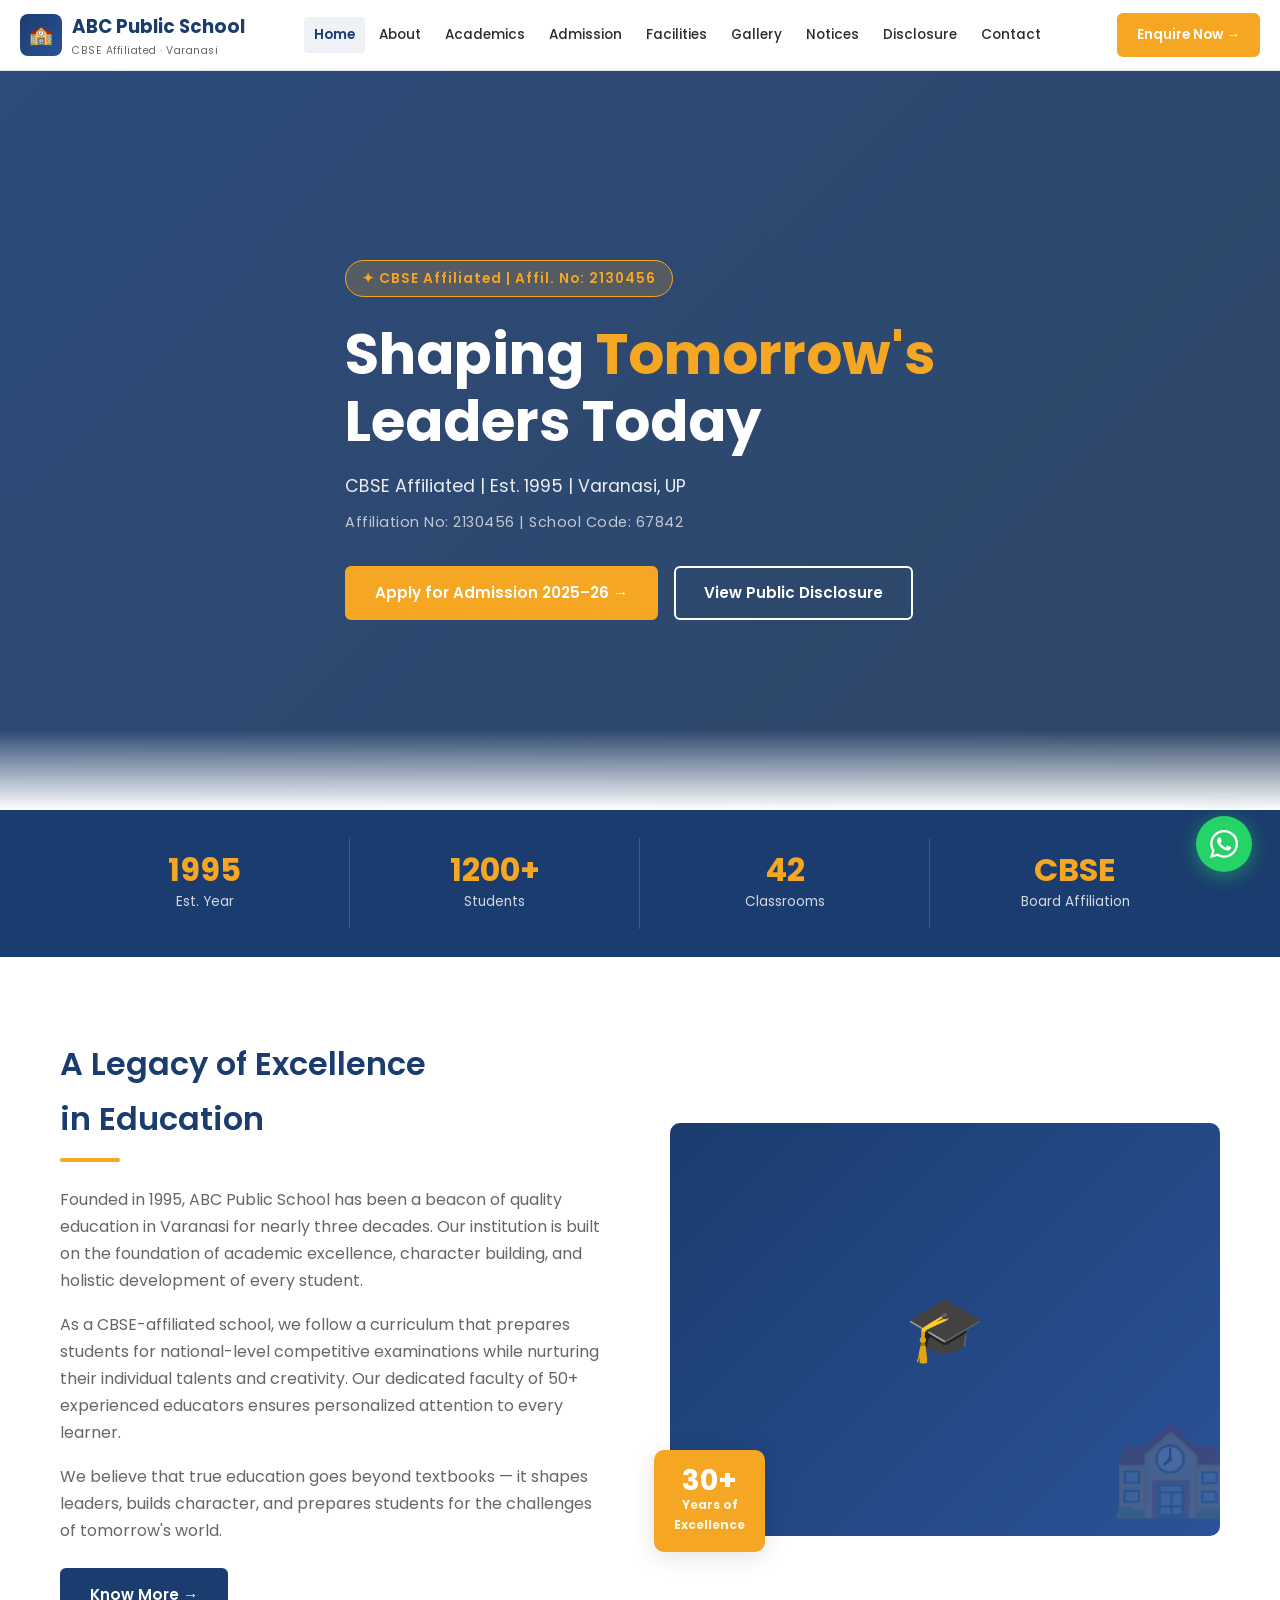
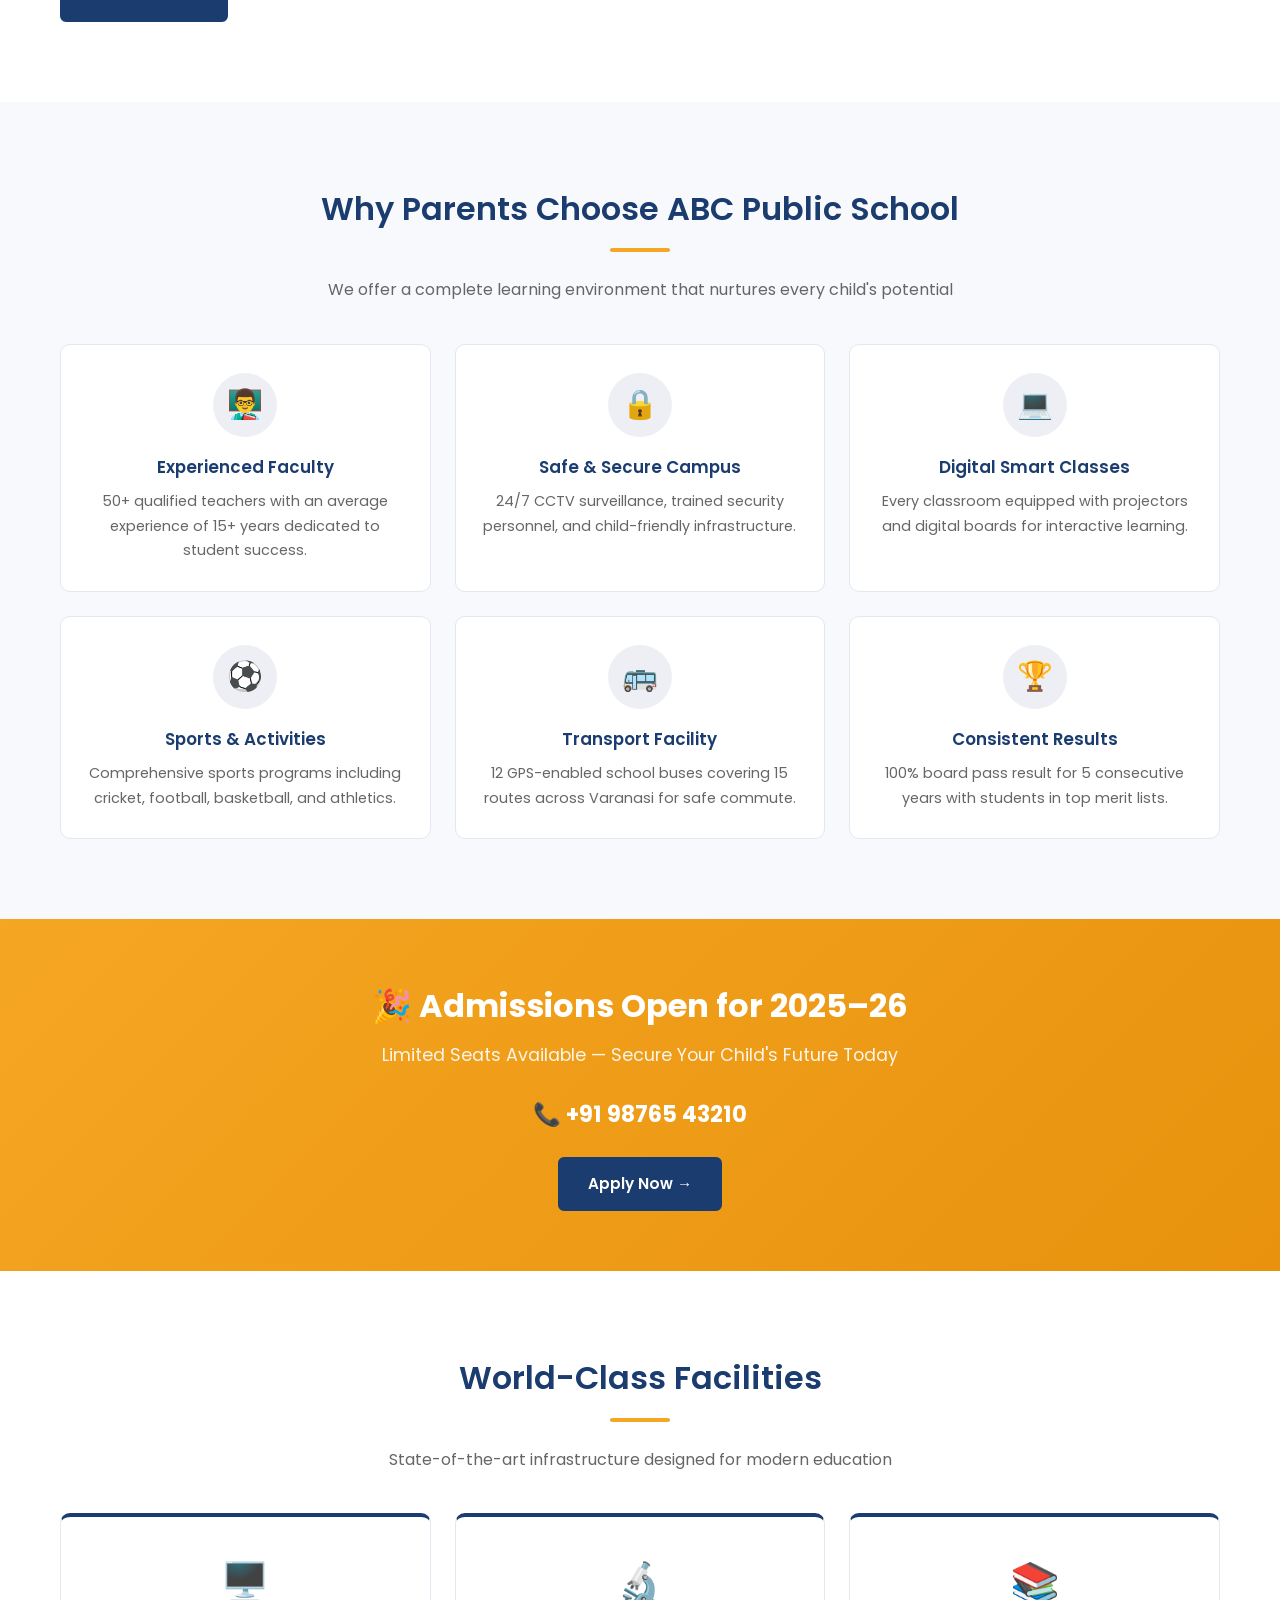
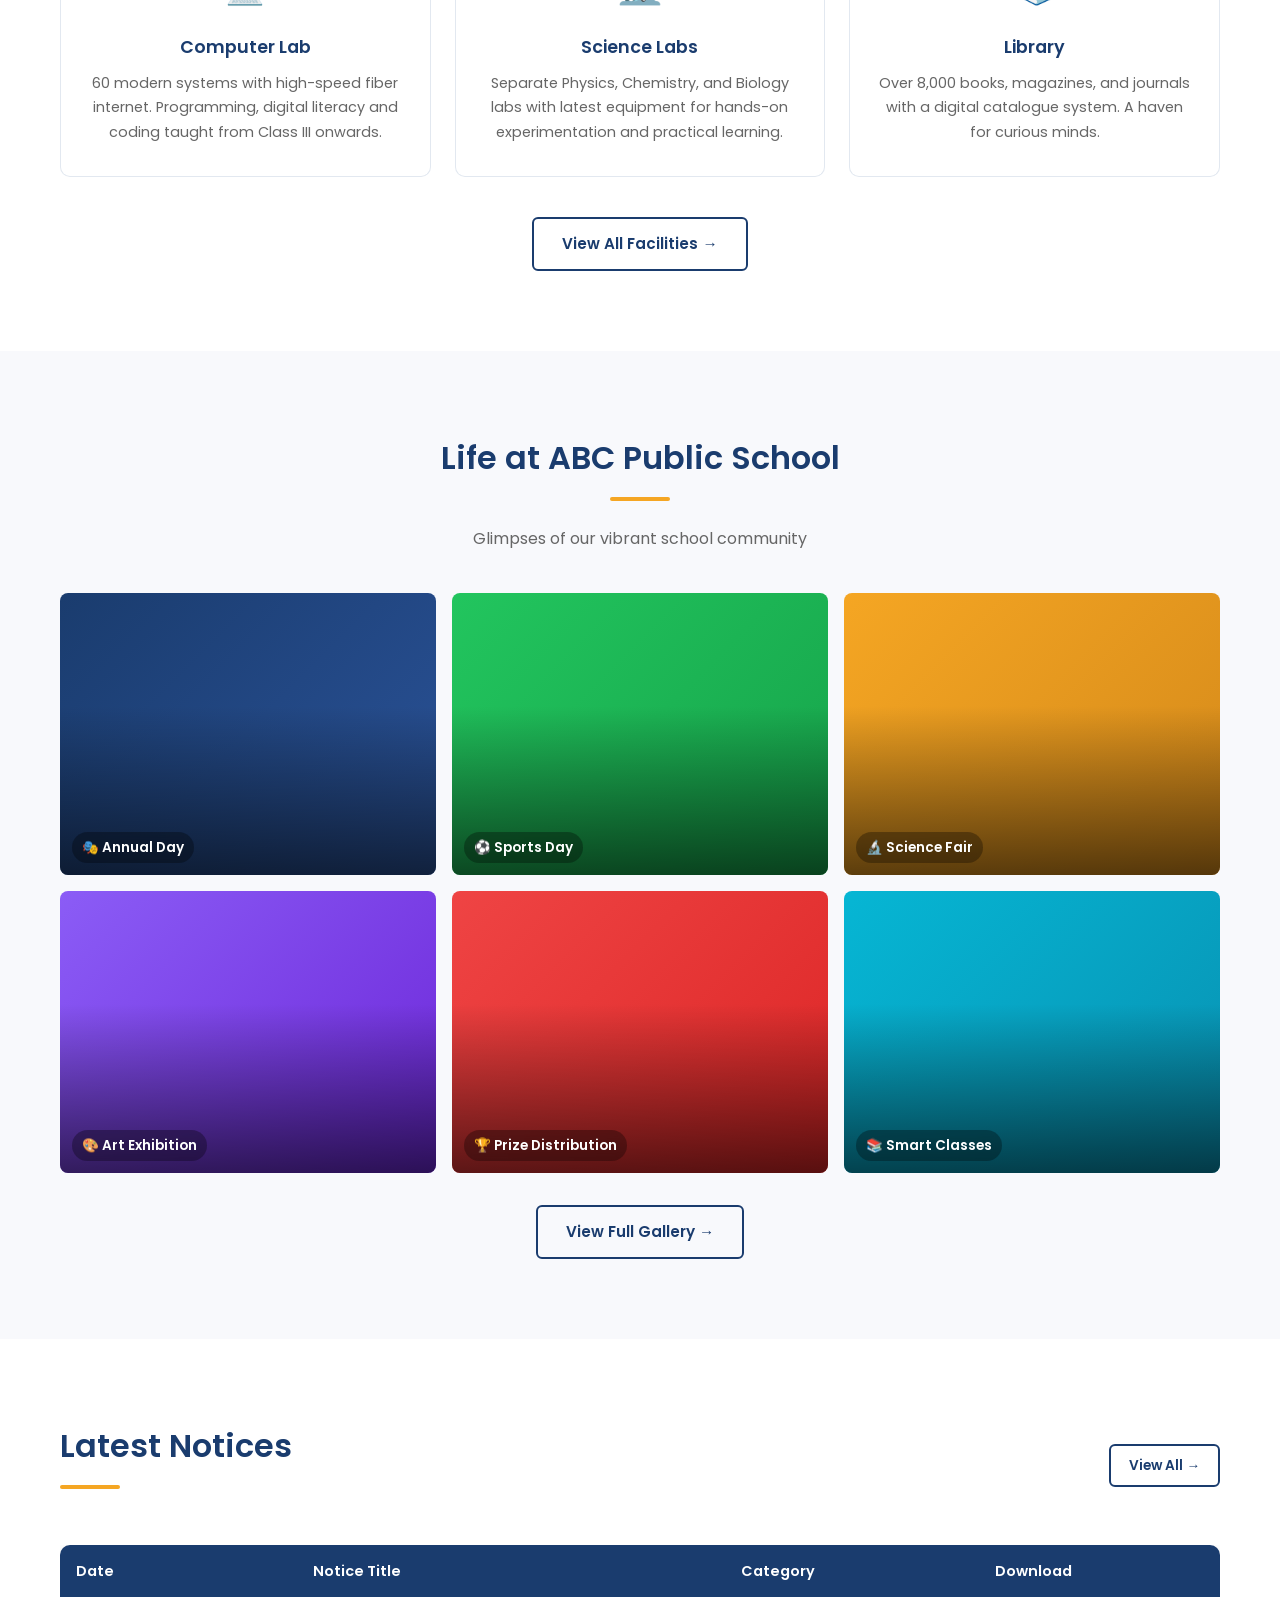
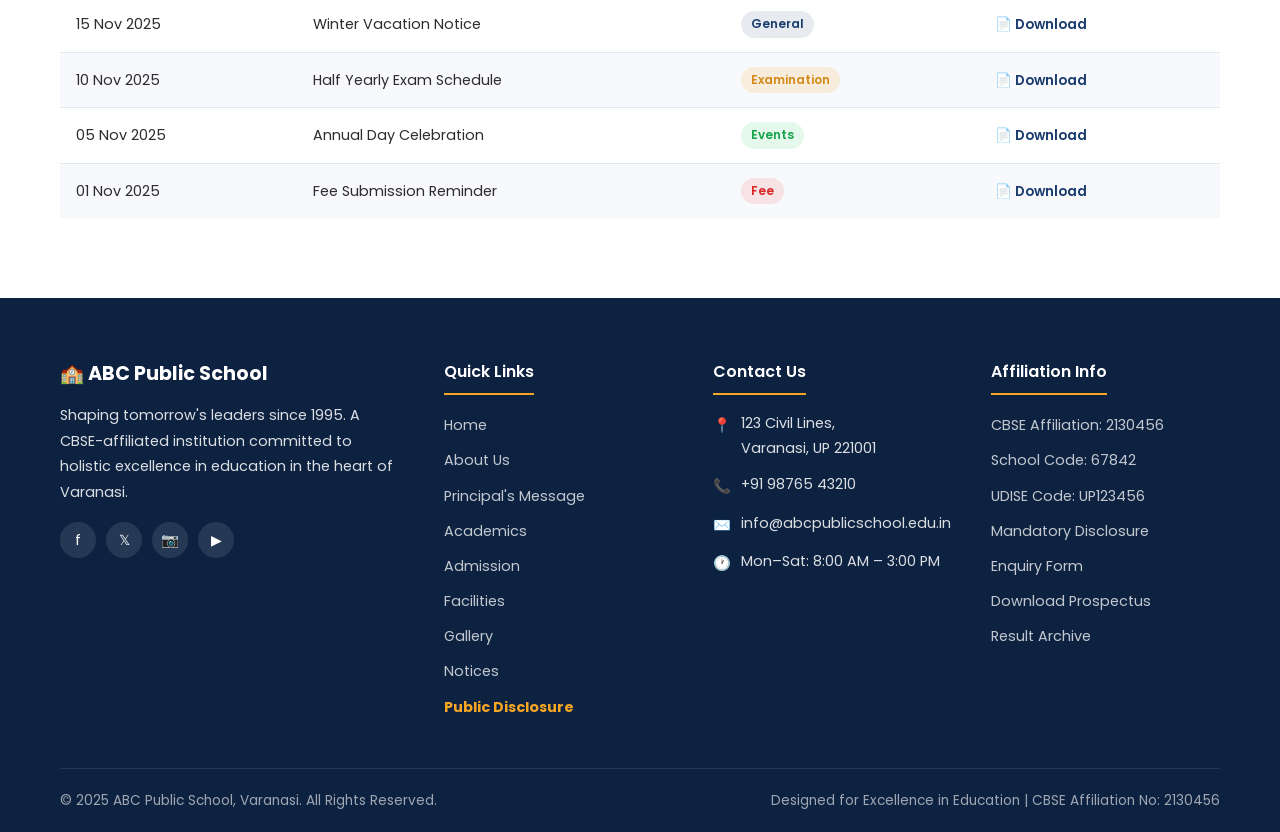
<file: index.html>
<!DOCTYPE html>
<html lang="en">
<head>
  <meta charset="UTF-8" />
  <meta name="viewport" content="width=device-width, initial-scale=1.0" />
  <title>ABC Public School — CBSE Affiliated School in Varanasi</title>
  <meta name="description" content="ABC Public School is a premier CBSE affiliated school in Varanasi, UP. Admissions open for 2025–26. Estd. 1995. Quality education with excellent results." />
  <link rel="stylesheet" href="style.css" />
</head>
<body>

  <!-- ═══ NAVBAR ═══ -->
  <nav class="navbar" id="navbar">
    <div class="nav-container">
      <a href="index.html" class="nav-logo">
        <div class="logo-icon">🏫</div>
        <div class="logo-text">
          ABC Public School
          <span>CBSE Affiliated · Varanasi</span>
        </div>
      </a>
      <div class="nav-links">
        <a href="index.html" class="active">Home</a>
        <a href="about.html">About</a>
        <a href="academics.html">Academics</a>
        <a href="admission.html">Admission</a>
        <a href="facilities.html">Facilities</a>
        <a href="gallery.html">Gallery</a>
        <a href="notices.html">Notices</a>
        <a href="disclosure.html">Disclosure</a>
        <a href="contact.html">Contact</a>
      </div>
      <a href="enquiry.html" class="btn btn-accent btn-sm nav-enquire">Enquire Now →</a>
      <button class="hamburger" id="hamburger" aria-label="Toggle menu">
        <span></span><span></span><span></span>
      </button>
    </div>
  </nav>

  <!-- Mobile Nav -->
  <div class="mobile-nav" id="mobileNav">
    <a href="index.html" class="active">Home</a>
    <a href="about.html">About</a>
    <a href="academics.html">Academics</a>
    <a href="admission.html">Admission</a>
    <a href="facilities.html">Facilities</a>
    <a href="gallery.html">Gallery</a>
    <a href="notices.html">Notices</a>
    <a href="disclosure.html">Disclosure</a>
    <a href="contact.html">Contact</a>
    <a href="enquiry.html" class="mobile-enquire">Enquire Now →</a>
  </div>

  <!-- ═══ HERO ═══ -->
  <section class="hero">
    <div class="container">
      <div class="hero-content">
        <div class="hero-badge">✦ CBSE Affiliated | Affil. No: 2130456</div>
        <h1>Shaping <span>Tomorrow's</span><br>Leaders Today</h1>
        <p class="hero-sub">CBSE Affiliated | Est. 1995 | Varanasi, UP</p>
        <p class="hero-affiliation">Affiliation No: 2130456 | School Code: 67842</p>
        <div class="hero-buttons">
          <a href="admission.html" class="btn btn-accent">Apply for Admission 2025–26 →</a>
          <a href="disclosure.html" class="btn btn-outline-white">View Public Disclosure</a>
        </div>
      </div>
    </div>
  </section>

  <!-- ═══ STATS BAR ═══ -->
  <div class="stats-bar">
    <div class="container">
      <div class="stats-grid">
        <div class="stat-item">
          <div class="stat-number" data-count="1995" data-suffix="">1995</div>
          <div class="stat-label">Est. Year</div>
        </div>
        <div class="stat-item">
          <div class="stat-number" data-count="1200" data-suffix="+">1200+</div>
          <div class="stat-label">Students</div>
        </div>
        <div class="stat-item">
          <div class="stat-number" data-count="42" data-suffix="">42</div>
          <div class="stat-label">Classrooms</div>
        </div>
        <div class="stat-item">
          <div class="stat-number">CBSE</div>
          <div class="stat-label">Board Affiliation</div>
        </div>
      </div>
    </div>
  </div>

  <!-- ═══ ABOUT INTRO ═══ -->
  <section class="section-pad">
    <div class="container">
      <div class="about-intro-grid">
        <div class="about-text">
          <h2 class="section-title">A Legacy of Excellence<br>in Education</h2>
          <div class="section-line left"></div>
          <p>Founded in 1995, ABC Public School has been a beacon of quality education in Varanasi for nearly three decades. Our institution is built on the foundation of academic excellence, character building, and holistic development of every student.</p>
          <p>As a CBSE-affiliated school, we follow a curriculum that prepares students for national-level competitive examinations while nurturing their individual talents and creativity. Our dedicated faculty of 50+ experienced educators ensures personalized attention to every learner.</p>
          <p>We believe that true education goes beyond textbooks — it shapes leaders, builds character, and prepares students for the challenges of tomorrow's world.</p>
          <a href="about.html" class="btn btn-primary" style="margin-top:0.5rem;">Know More →</a>
        </div>
        <div class="about-img-wrap">
          <div class="about-img-placeholder">🎓</div>
          <div class="about-badge-overlay">
            <div class="num">30+</div>
            <div class="lbl">Years of<br>Excellence</div>
          </div>
        </div>
      </div>
    </div>
  </section>

  <!-- ═══ WHY CHOOSE US ═══ -->
  <section class="section-pad bg-light">
    <div class="container">
      <div class="text-center">
        <h2 class="section-title">Why Parents Choose ABC Public School</h2>
        <div class="section-line"></div>
        <p class="section-subtitle">We offer a complete learning environment that nurtures every child's potential</p>
      </div>
      <div class="features-grid">
        <div class="feature-card">
          <div class="feature-icon">👨‍🏫</div>
          <h3>Experienced Faculty</h3>
          <p>50+ qualified teachers with an average experience of 15+ years dedicated to student success.</p>
        </div>
        <div class="feature-card">
          <div class="feature-icon">🔒</div>
          <h3>Safe & Secure Campus</h3>
          <p>24/7 CCTV surveillance, trained security personnel, and child-friendly infrastructure.</p>
        </div>
        <div class="feature-card">
          <div class="feature-icon">💻</div>
          <h3>Digital Smart Classes</h3>
          <p>Every classroom equipped with projectors and digital boards for interactive learning.</p>
        </div>
        <div class="feature-card">
          <div class="feature-icon">⚽</div>
          <h3>Sports & Activities</h3>
          <p>Comprehensive sports programs including cricket, football, basketball, and athletics.</p>
        </div>
        <div class="feature-card">
          <div class="feature-icon">🚌</div>
          <h3>Transport Facility</h3>
          <p>12 GPS-enabled school buses covering 15 routes across Varanasi for safe commute.</p>
        </div>
        <div class="feature-card">
          <div class="feature-icon">🏆</div>
          <h3>Consistent Results</h3>
          <p>100% board pass result for 5 consecutive years with students in top merit lists.</p>
        </div>
      </div>
    </div>
  </section>

  <!-- ═══ ADMISSION BANNER ═══ -->
  <section class="admission-banner">
    <div class="container">
      <h2>🎉 Admissions Open for 2025–26</h2>
      <p>Limited Seats Available — Secure Your Child's Future Today</p>
      <span class="phone">📞 +91 98765 43210</span>
      <a href="enquiry.html" class="btn btn-primary">Apply Now →</a>
    </div>
  </section>

  <!-- ═══ FACILITIES PREVIEW ═══ -->
  <section class="section-pad">
    <div class="container">
      <div class="text-center">
        <h2 class="section-title">World-Class Facilities</h2>
        <div class="section-line"></div>
        <p class="section-subtitle">State-of-the-art infrastructure designed for modern education</p>
      </div>
      <div class="facility-cards">
        <div class="facility-card">
          <div class="fac-icon">🖥️</div>
          <h3>Computer Lab</h3>
          <p>60 modern systems with high-speed fiber internet. Programming, digital literacy and coding taught from Class III onwards.</p>
        </div>
        <div class="facility-card">
          <div class="fac-icon">🔬</div>
          <h3>Science Labs</h3>
          <p>Separate Physics, Chemistry, and Biology labs with latest equipment for hands-on experimentation and practical learning.</p>
        </div>
        <div class="facility-card">
          <div class="fac-icon">📚</div>
          <h3>Library</h3>
          <p>Over 8,000 books, magazines, and journals with a digital catalogue system. A haven for curious minds.</p>
        </div>
      </div>
      <div class="text-center" style="margin-top:2.5rem;">
        <a href="facilities.html" class="btn btn-outline-primary">View All Facilities →</a>
      </div>
    </div>
  </section>

  <!-- ═══ GALLERY PREVIEW ═══ -->
  <section class="section-pad bg-light">
    <div class="container">
      <div class="text-center">
        <h2 class="section-title">Life at ABC Public School</h2>
        <div class="section-line"></div>
        <p class="section-subtitle">Glimpses of our vibrant school community</p>
      </div>
      <div class="gallery-grid-preview">
        <div class="gallery-placeholder gp-1"><span class="gp-label">🎭 Annual Day</span></div>
        <div class="gallery-placeholder gp-2"><span class="gp-label">⚽ Sports Day</span></div>
        <div class="gallery-placeholder gp-3"><span class="gp-label">🔬 Science Fair</span></div>
        <div class="gallery-placeholder gp-4"><span class="gp-label">🎨 Art Exhibition</span></div>
        <div class="gallery-placeholder gp-5"><span class="gp-label">🏆 Prize Distribution</span></div>
        <div class="gallery-placeholder gp-6"><span class="gp-label">📚 Smart Classes</span></div>
      </div>
      <div class="text-center">
        <a href="gallery.html" class="btn btn-outline-primary">View Full Gallery →</a>
      </div>
    </div>
  </section>

  <!-- ═══ LATEST NOTICES ═══ -->
  <section class="section-pad">
    <div class="container">
      <div style="display:flex; justify-content:space-between; align-items:center; margin-bottom:2rem; flex-wrap:wrap; gap:16px;">
        <div>
          <h2 class="section-title">Latest Notices</h2>
          <div class="section-line left"></div>
        </div>
        <a href="notices.html" class="btn btn-outline-primary btn-sm">View All →</a>
      </div>
      <div class="notices-table-wrap">
        <table class="notices-table">
          <thead>
            <tr>
              <th>Date</th>
              <th>Notice Title</th>
              <th>Category</th>
              <th>Download</th>
            </tr>
          </thead>
          <tbody>
            <tr>
              <td>15 Nov 2025</td>
              <td>Winter Vacation Notice</td>
              <td><span class="badge badge-general">General</span></td>
              <td><a href="#" class="download-link">📄 Download</a></td>
            </tr>
            <tr>
              <td>10 Nov 2025</td>
              <td>Half Yearly Exam Schedule</td>
              <td><span class="badge badge-exam">Examination</span></td>
              <td><a href="#" class="download-link">📄 Download</a></td>
            </tr>
            <tr>
              <td>05 Nov 2025</td>
              <td>Annual Day Celebration</td>
              <td><span class="badge badge-events">Events</span></td>
              <td><a href="#" class="download-link">📄 Download</a></td>
            </tr>
            <tr>
              <td>01 Nov 2025</td>
              <td>Fee Submission Reminder</td>
              <td><span class="badge badge-fee">Fee</span></td>
              <td><a href="#" class="download-link">📄 Download</a></td>
            </tr>
          </tbody>
        </table>
      </div>
    </div>
  </section>

  <!-- ═══ FOOTER ═══ -->
  <footer>
    <div class="container">
      <div class="footer-grid">
        <div class="footer-brand">
          <div class="footer-logo">🏫 ABC Public School</div>
          <p>Shaping tomorrow's leaders since 1995. A CBSE-affiliated institution committed to holistic excellence in education in the heart of Varanasi.</p>
          <div class="footer-socials">
            <a href="#" class="social-btn" title="Facebook">f</a>
            <a href="#" class="social-btn" title="Twitter">𝕏</a>
            <a href="#" class="social-btn" title="Instagram">📷</a>
            <a href="#" class="social-btn" title="YouTube">▶</a>
          </div>
        </div>
        <div class="footer-col">
          <h4>Quick Links</h4>
          <ul>
            <li><a href="index.html">Home</a></li>
            <li><a href="about.html">About Us</a></li>
            <li><a href="principal.html">Principal's Message</a></li>
            <li><a href="academics.html">Academics</a></li>
            <li><a href="admission.html">Admission</a></li>
            <li><a href="facilities.html">Facilities</a></li>
            <li><a href="gallery.html">Gallery</a></li>
            <li><a href="notices.html">Notices</a></li>
            <li><a href="disclosure.html"><strong style="color:var(--accent);">Public Disclosure</strong></a></li>
          </ul>
        </div>
        <div class="footer-col">
          <h4>Contact Us</h4>
          <div class="contact-item">
            <span class="ci-icon">📍</span>
            <span>123 Civil Lines,<br>Varanasi, UP 221001</span>
          </div>
          <div class="contact-item">
            <span class="ci-icon">📞</span>
            <span><a href="tel:+919876543210" style="color:inherit;">+91 98765 43210</a></span>
          </div>
          <div class="contact-item">
            <span class="ci-icon">✉️</span>
            <span><a href="mailto:info@abcpublicschool.edu.in" style="color:inherit;">info@abcpublicschool.edu.in</a></span>
          </div>
          <div class="contact-item">
            <span class="ci-icon">🕐</span>
            <span>Mon–Sat: 8:00 AM – 3:00 PM</span>
          </div>
        </div>
        <div class="footer-col">
          <h4>Affiliation Info</h4>
          <ul>
            <li><a href="#">CBSE Affiliation: 2130456</a></li>
            <li><a href="#">School Code: 67842</a></li>
            <li><a href="#">UDISE Code: UP123456</a></li>
            <li><a href="disclosure.html">Mandatory Disclosure</a></li>
            <li><a href="contact.html">Enquiry Form</a></li>
            <li><a href="#">Download Prospectus</a></li>
            <li><a href="#">Result Archive</a></li>
          </ul>
        </div>
      </div>
      <div class="footer-bottom">
        <span>© 2025 ABC Public School, Varanasi. All Rights Reserved.</span>
        <span>Designed for Excellence in Education | CBSE Affiliation No: 2130456</span>
      </div>
    </div>
  </footer>

  <!-- WhatsApp Float Button -->
  <a href="https://wa.me/919876543210?text=Hello%2C+I+need+admission+information" class="whatsapp-float" target="_blank" title="Chat on WhatsApp" rel="noopener">
    <svg width="28" height="28" viewBox="0 0 24 24" fill="white" xmlns="http://www.w3.org/2000/svg"><path d="M17.472 14.382c-.297-.149-1.758-.867-2.03-.967-.273-.099-.471-.148-.67.15-.197.297-.767.966-.94 1.164-.173.199-.347.223-.644.075-.297-.15-1.255-.463-2.39-1.475-.883-.788-1.48-1.761-1.653-2.059-.173-.297-.018-.458.13-.606.134-.133.298-.347.446-.52.149-.174.198-.298.298-.497.099-.198.05-.371-.025-.52-.075-.149-.669-1.612-.916-2.207-.242-.579-.487-.5-.669-.51-.173-.008-.371-.01-.57-.01-.198 0-.52.074-.792.372-.272.297-1.04 1.016-1.04 2.479 0 1.462 1.065 2.875 1.213 3.074.149.198 2.096 3.2 5.077 4.487.709.306 1.262.489 1.694.625.712.227 1.36.195 1.871.118.571-.085 1.758-.719 2.006-1.413.248-.694.248-1.289.173-1.413-.074-.124-.272-.198-.57-.347m-5.421 7.403h-.004a9.87 9.87 0 01-5.031-1.378l-.361-.214-3.741.982.998-3.648-.235-.374a9.86 9.86 0 01-1.51-5.26c.001-5.45 4.436-9.884 9.888-9.884 2.64 0 5.122 1.03 6.988 2.898a9.825 9.825 0 012.893 6.994c-.003 5.45-4.437 9.884-9.885 9.884m8.413-18.297A11.815 11.815 0 0012.05 0C5.495 0 .16 5.335.157 11.892c0 2.096.547 4.142 1.588 5.945L.057 24l6.305-1.654a11.882 11.882 0 005.683 1.448h.005c6.554 0 11.89-5.335 11.893-11.893A11.821 11.821 0 0020.885 3.49"/></svg>
  </a>

  <script src="main.js"></script>
</body>
</html>
</file>
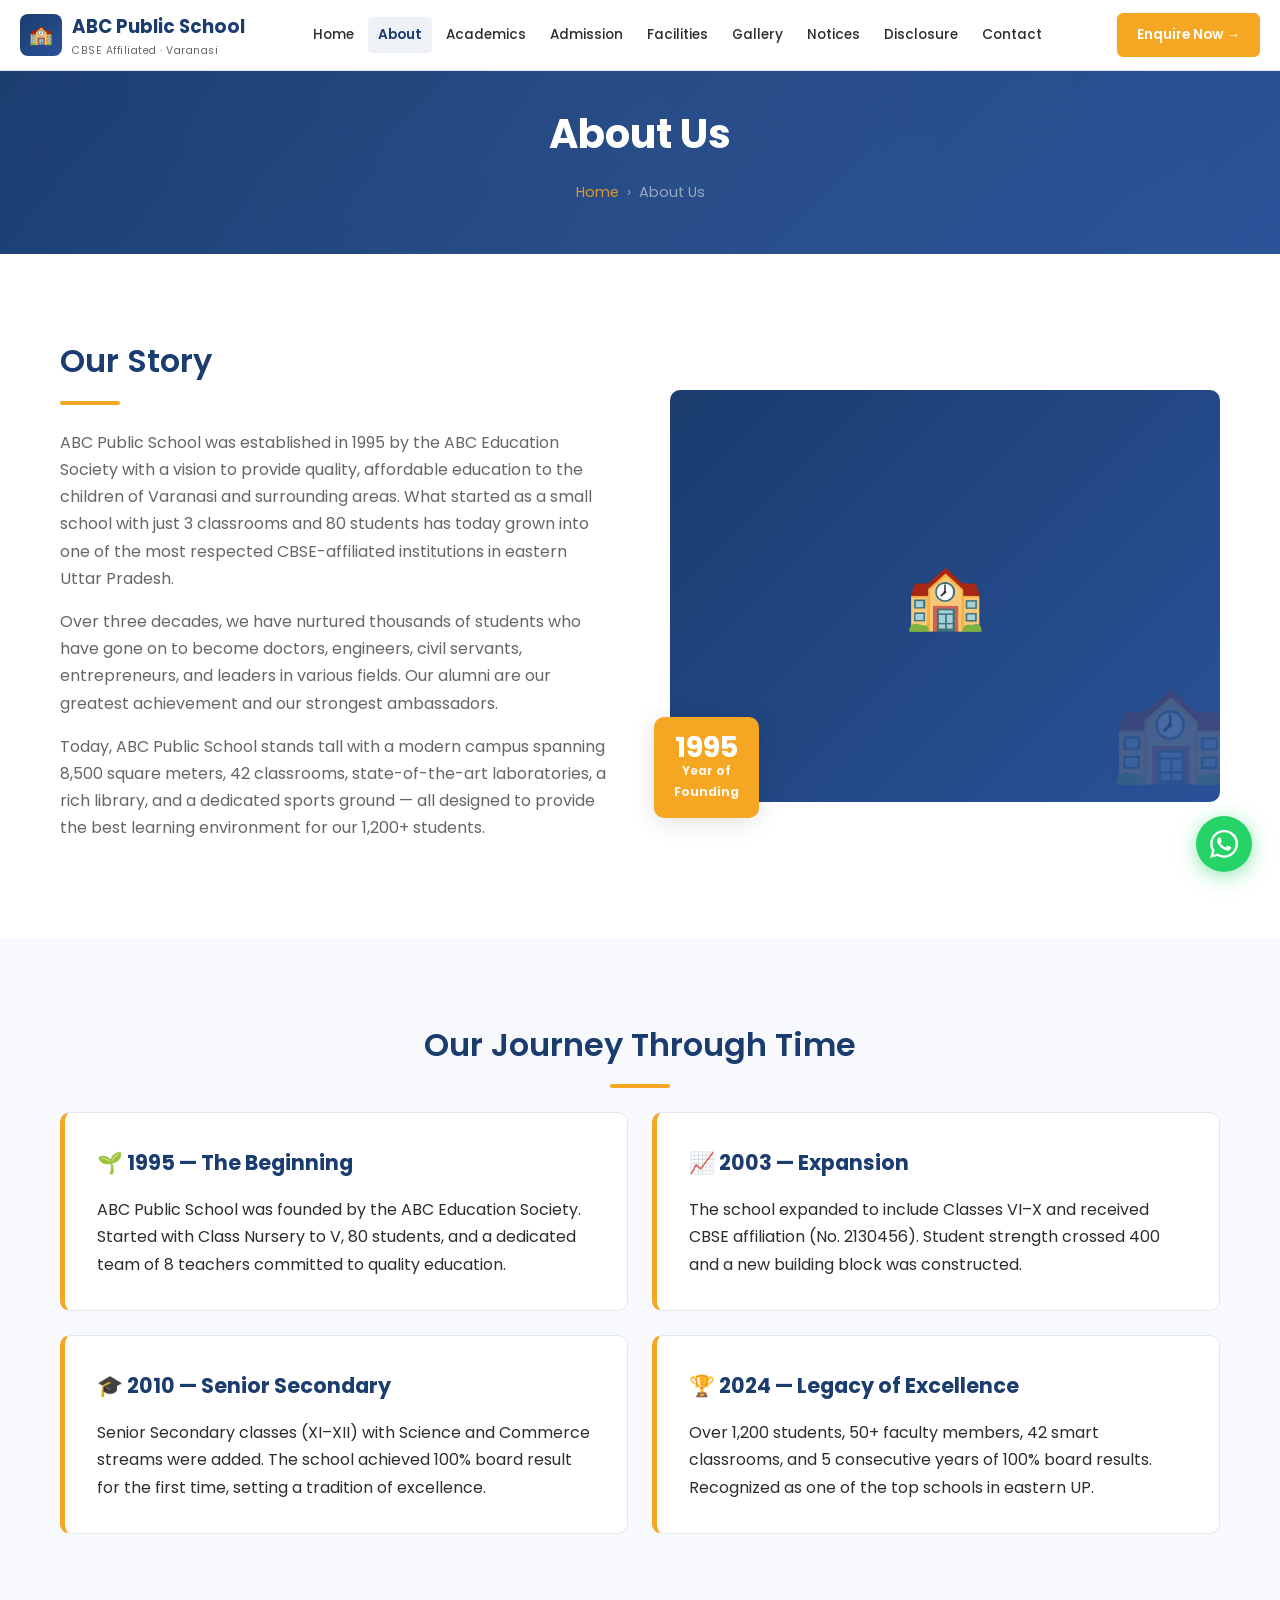
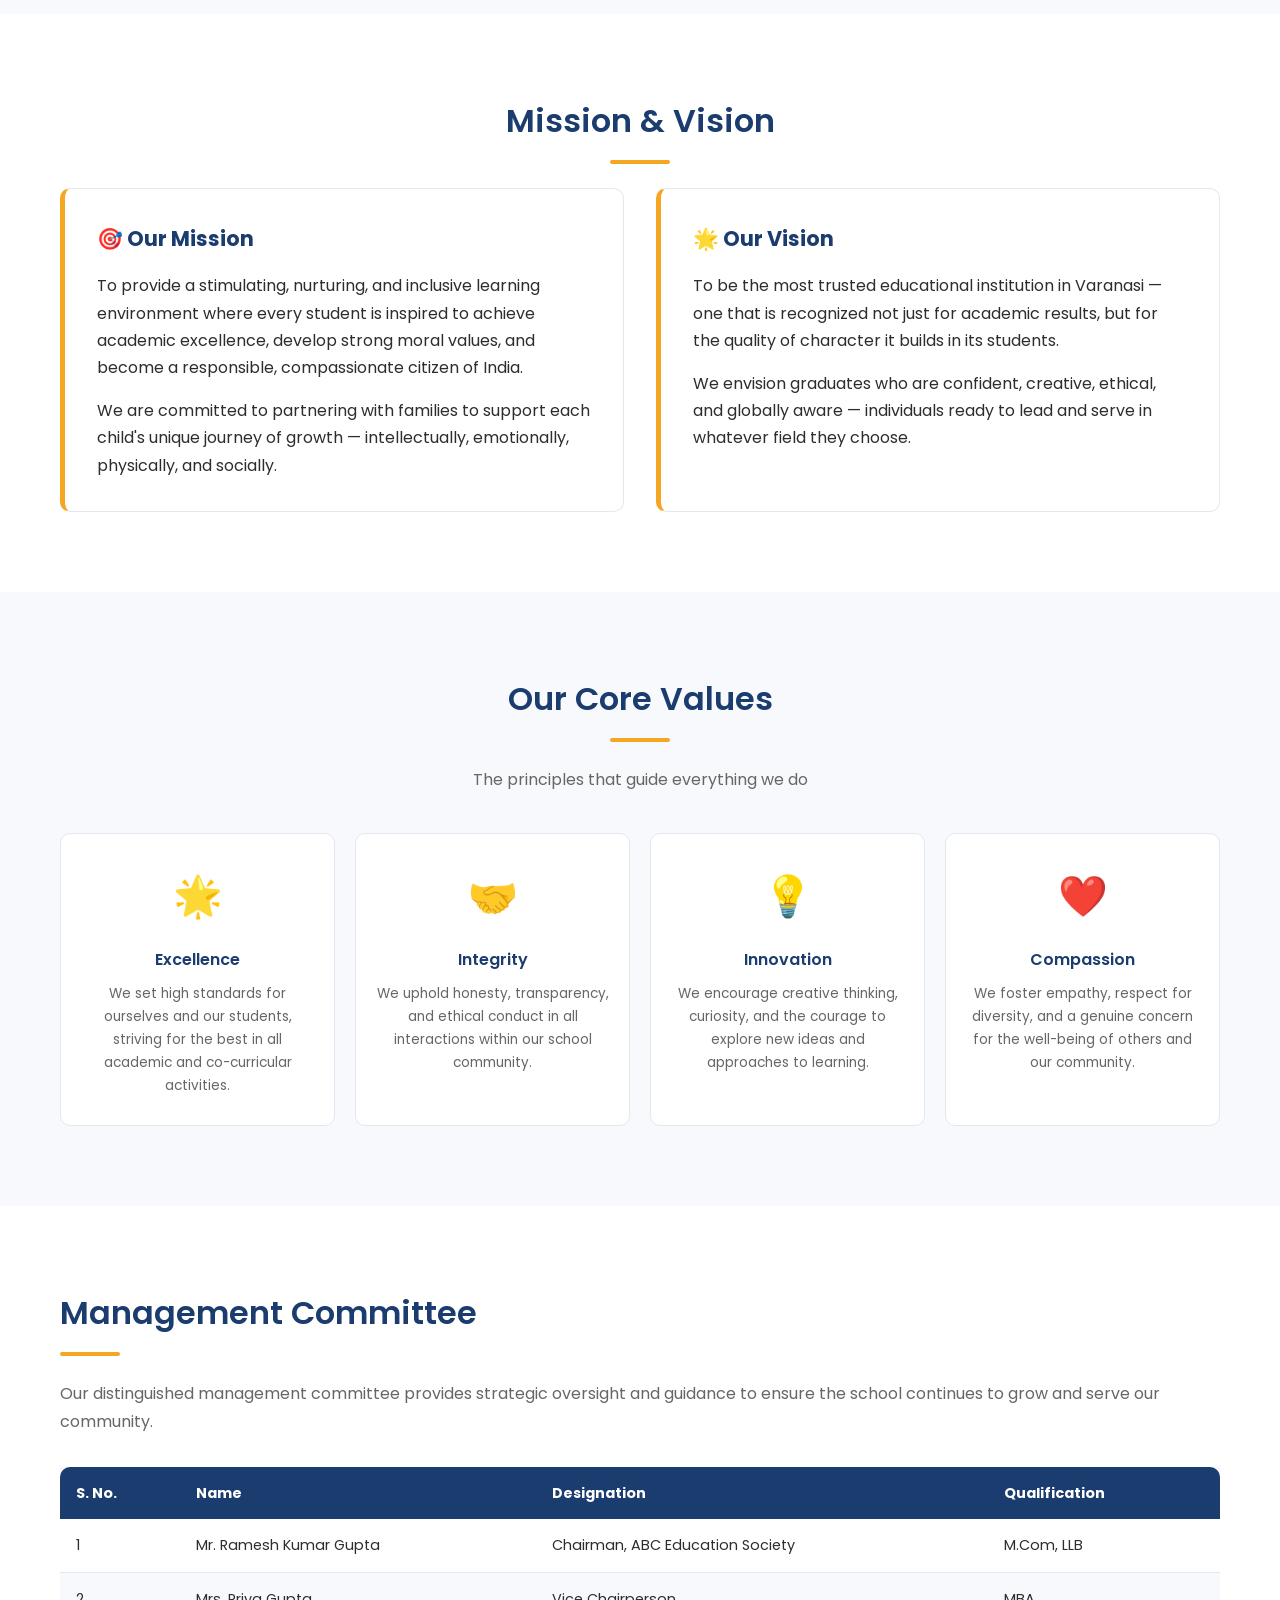
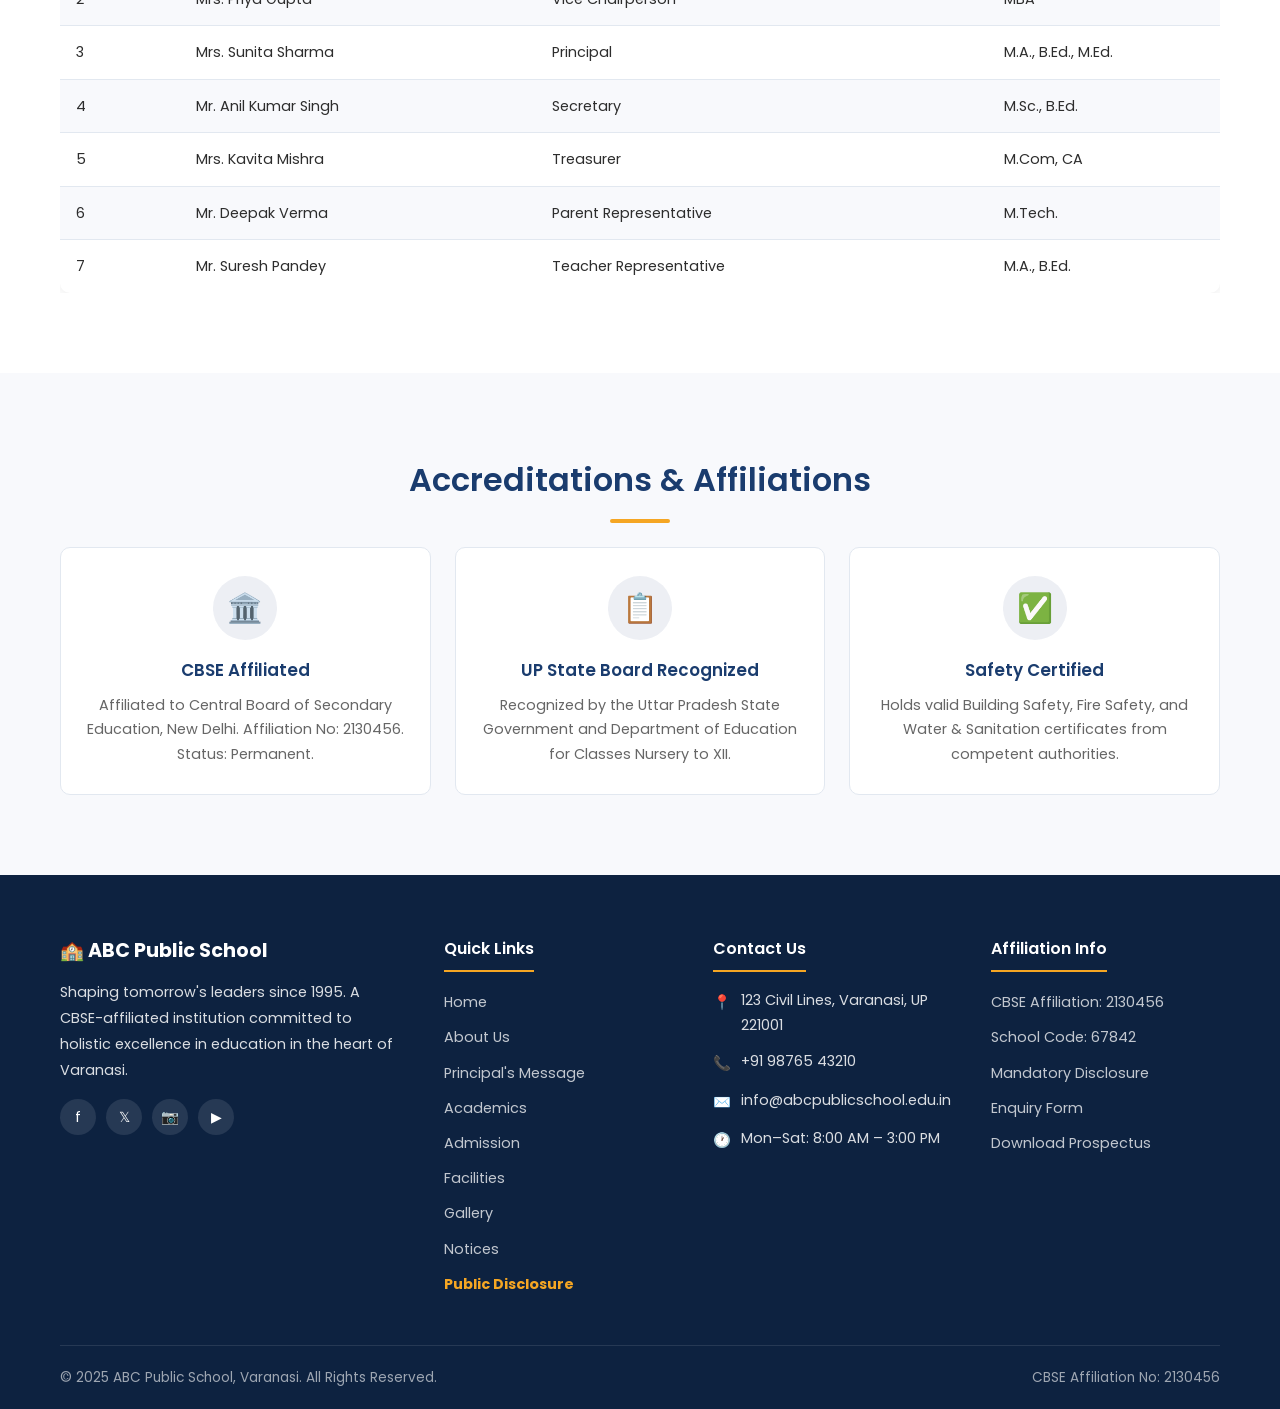
<file: about.html>
<!DOCTYPE html>
<html lang="en">
<head>
  <meta charset="UTF-8" />
  <meta name="viewport" content="width=device-width, initial-scale=1.0" />
  <title>About Us — ABC Public School, Varanasi</title>
  <meta name="description" content="Learn about ABC Public School's rich history since 1995, our mission, vision, core values, and management committee in Varanasi, UP." />
  <link rel="stylesheet" href="style.css" />
</head>
<body>

  <!-- NAVBAR -->
  <nav class="navbar" id="navbar">
    <div class="nav-container">
      <a href="index.html" class="nav-logo">
        <div class="logo-icon">🏫</div>
        <div class="logo-text">ABC Public School<span>CBSE Affiliated · Varanasi</span></div>
      </a>
      <div class="nav-links">
        <a href="index.html">Home</a>
        <a href="about.html" class="active">About</a>
        <a href="academics.html">Academics</a>
        <a href="admission.html">Admission</a>
        <a href="facilities.html">Facilities</a>
        <a href="gallery.html">Gallery</a>
        <a href="notices.html">Notices</a>
        <a href="disclosure.html">Disclosure</a>
        <a href="contact.html">Contact</a>
      </div>
      <a href="enquiry.html" class="btn btn-accent btn-sm nav-enquire">Enquire Now →</a>
      <button class="hamburger" id="hamburger"><span></span><span></span><span></span></button>
    </div>
  </nav>
  <div class="mobile-nav" id="mobileNav">
    <a href="index.html">Home</a>
    <a href="about.html" class="active">About</a>
    <a href="academics.html">Academics</a>
    <a href="admission.html">Admission</a>
    <a href="facilities.html">Facilities</a>
    <a href="gallery.html">Gallery</a>
    <a href="notices.html">Notices</a>
    <a href="disclosure.html">Disclosure</a>
    <a href="contact.html">Contact</a>
    <a href="enquiry.html" class="mobile-enquire">Enquire Now →</a>
  </div>

  <!-- PAGE BANNER -->
  <div class="page-banner">
    <h1>About Us</h1>
    <div class="breadcrumb">
      <a href="index.html">Home</a>
      <span>›</span>
      <span>About Us</span>
    </div>
  </div>

  <!-- SCHOOL HISTORY -->
  <section class="section-pad">
    <div class="container">
      <div class="about-intro-grid">
        <div class="about-text">
          <h2 class="section-title">Our Story</h2>
          <div class="section-line left"></div>
          <p>ABC Public School was established in 1995 by the ABC Education Society with a vision to provide quality, affordable education to the children of Varanasi and surrounding areas. What started as a small school with just 3 classrooms and 80 students has today grown into one of the most respected CBSE-affiliated institutions in eastern Uttar Pradesh.</p>
          <p>Over three decades, we have nurtured thousands of students who have gone on to become doctors, engineers, civil servants, entrepreneurs, and leaders in various fields. Our alumni are our greatest achievement and our strongest ambassadors.</p>
          <p>Today, ABC Public School stands tall with a modern campus spanning 8,500 square meters, 42 classrooms, state-of-the-art laboratories, a rich library, and a dedicated sports ground — all designed to provide the best learning environment for our 1,200+ students.</p>
        </div>
        <div class="about-img-wrap">
          <div class="about-img-placeholder">🏫</div>
          <div class="about-badge-overlay">
            <div class="num">1995</div>
            <div class="lbl">Year of<br>Founding</div>
          </div>
        </div>
      </div>
    </div>
  </section>

  <!-- MILESTONE CARDS -->
  <section class="section-pad bg-light">
    <div class="container">
      <div class="text-center">
        <h2 class="section-title">Our Journey Through Time</h2>
        <div class="section-line"></div>
      </div>
      <div class="timeline-cards">
        <div class="mv-card">
          <h3>🌱 1995 — The Beginning</h3>
          <p>ABC Public School was founded by the ABC Education Society. Started with Class Nursery to V, 80 students, and a dedicated team of 8 teachers committed to quality education.</p>
        </div>
        <div class="mv-card">
          <h3>📈 2003 — Expansion</h3>
          <p>The school expanded to include Classes VI–X and received CBSE affiliation (No. 2130456). Student strength crossed 400 and a new building block was constructed.</p>
        </div>
        <div class="mv-card">
          <h3>🎓 2010 — Senior Secondary</h3>
          <p>Senior Secondary classes (XI–XII) with Science and Commerce streams were added. The school achieved 100% board result for the first time, setting a tradition of excellence.</p>
        </div>
        <div class="mv-card">
          <h3>🏆 2024 — Legacy of Excellence</h3>
          <p>Over 1,200 students, 50+ faculty members, 42 smart classrooms, and 5 consecutive years of 100% board results. Recognized as one of the top schools in eastern UP.</p>
        </div>
      </div>
    </div>
  </section>

  <!-- MISSION & VISION -->
  <section class="section-pad">
    <div class="container">
      <div class="text-center">
        <h2 class="section-title">Mission & Vision</h2>
        <div class="section-line"></div>
      </div>
      <div class="mission-vision-grid">
        <div class="mv-card">
          <h3>🎯 Our Mission</h3>
          <p>To provide a stimulating, nurturing, and inclusive learning environment where every student is inspired to achieve academic excellence, develop strong moral values, and become a responsible, compassionate citizen of India.</p>
          <p style="margin-top:1rem;">We are committed to partnering with families to support each child's unique journey of growth — intellectually, emotionally, physically, and socially.</p>
        </div>
        <div class="mv-card">
          <h3>🌟 Our Vision</h3>
          <p>To be the most trusted educational institution in Varanasi — one that is recognized not just for academic results, but for the quality of character it builds in its students.</p>
          <p style="margin-top:1rem;">We envision graduates who are confident, creative, ethical, and globally aware — individuals ready to lead and serve in whatever field they choose.</p>
        </div>
      </div>
    </div>
  </section>

  <!-- CORE VALUES -->
  <section class="section-pad bg-light">
    <div class="container">
      <div class="text-center">
        <h2 class="section-title">Our Core Values</h2>
        <div class="section-line"></div>
        <p class="section-subtitle">The principles that guide everything we do</p>
      </div>
      <div class="values-grid">
        <div class="value-card">
          <div class="value-icon">🌟</div>
          <h4>Excellence</h4>
          <p>We set high standards for ourselves and our students, striving for the best in all academic and co-curricular activities.</p>
        </div>
        <div class="value-card">
          <div class="value-icon">🤝</div>
          <h4>Integrity</h4>
          <p>We uphold honesty, transparency, and ethical conduct in all interactions within our school community.</p>
        </div>
        <div class="value-card">
          <div class="value-icon">💡</div>
          <h4>Innovation</h4>
          <p>We encourage creative thinking, curiosity, and the courage to explore new ideas and approaches to learning.</p>
        </div>
        <div class="value-card">
          <div class="value-icon">❤️</div>
          <h4>Compassion</h4>
          <p>We foster empathy, respect for diversity, and a genuine concern for the well-being of others and our community.</p>
        </div>
      </div>
    </div>
  </section>

  <!-- MANAGEMENT COMMITTEE -->
  <section class="section-pad">
    <div class="container">
      <h2 class="section-title">Management Committee</h2>
      <div class="section-line left"></div>
      <p style="color:var(--text-light);margin-bottom:2rem;">Our distinguished management committee provides strategic oversight and guidance to ensure the school continues to grow and serve our community.</p>
      <div class="notices-table-wrap">
        <table class="data-table">
          <thead>
            <tr>
              <th>S. No.</th>
              <th>Name</th>
              <th>Designation</th>
              <th>Qualification</th>
            </tr>
          </thead>
          <tbody>
            <tr><td>1</td><td>Mr. Ramesh Kumar Gupta</td><td>Chairman, ABC Education Society</td><td>M.Com, LLB</td></tr>
            <tr><td>2</td><td>Mrs. Priya Gupta</td><td>Vice Chairperson</td><td>MBA</td></tr>
            <tr><td>3</td><td>Mrs. Sunita Sharma</td><td>Principal</td><td>M.A., B.Ed., M.Ed.</td></tr>
            <tr><td>4</td><td>Mr. Anil Kumar Singh</td><td>Secretary</td><td>M.Sc., B.Ed.</td></tr>
            <tr><td>5</td><td>Mrs. Kavita Mishra</td><td>Treasurer</td><td>M.Com, CA</td></tr>
            <tr><td>6</td><td>Mr. Deepak Verma</td><td>Parent Representative</td><td>M.Tech.</td></tr>
            <tr><td>7</td><td>Mr. Suresh Pandey</td><td>Teacher Representative</td><td>M.A., B.Ed.</td></tr>
          </tbody>
        </table>
      </div>
    </div>
  </section>

  <!-- ACCREDITATIONS -->
  <section class="section-pad bg-light">
    <div class="container">
      <div class="text-center">
        <h2 class="section-title">Accreditations & Affiliations</h2>
        <div class="section-line"></div>
      </div>
      <div class="features-grid" style="margin-top:1rem;">
        <div class="feature-card">
          <div class="feature-icon">🏛️</div>
          <h3>CBSE Affiliated</h3>
          <p>Affiliated to Central Board of Secondary Education, New Delhi. Affiliation No: 2130456. Status: Permanent.</p>
        </div>
        <div class="feature-card">
          <div class="feature-icon">📋</div>
          <h3>UP State Board Recognized</h3>
          <p>Recognized by the Uttar Pradesh State Government and Department of Education for Classes Nursery to XII.</p>
        </div>
        <div class="feature-card">
          <div class="feature-icon">✅</div>
          <h3>Safety Certified</h3>
          <p>Holds valid Building Safety, Fire Safety, and Water & Sanitation certificates from competent authorities.</p>
        </div>
      </div>
    </div>
  </section>

  <!-- FOOTER -->
  <footer>
    <div class="container">
      <div class="footer-grid">
        <div class="footer-brand">
          <div class="footer-logo">🏫 ABC Public School</div>
          <p>Shaping tomorrow's leaders since 1995. A CBSE-affiliated institution committed to holistic excellence in education in the heart of Varanasi.</p>
          <div class="footer-socials">
            <a href="#" class="social-btn">f</a><a href="#" class="social-btn">𝕏</a><a href="#" class="social-btn">📷</a><a href="#" class="social-btn">▶</a>
          </div>
        </div>
        <div class="footer-col">
          <h4>Quick Links</h4>
          <ul>
            <li><a href="index.html">Home</a></li><li><a href="about.html">About Us</a></li>
            <li><a href="principal.html">Principal's Message</a></li><li><a href="academics.html">Academics</a></li>
            <li><a href="admission.html">Admission</a></li><li><a href="facilities.html">Facilities</a></li>
            <li><a href="gallery.html">Gallery</a></li><li><a href="notices.html">Notices</a></li>
            <li><a href="disclosure.html"><strong style="color:var(--accent);">Public Disclosure</strong></a></li>
          </ul>
        </div>
        <div class="footer-col">
          <h4>Contact Us</h4>
          <div class="contact-item"><span class="ci-icon">📍</span><span>123 Civil Lines, Varanasi, UP 221001</span></div>
          <div class="contact-item"><span class="ci-icon">📞</span><span>+91 98765 43210</span></div>
          <div class="contact-item"><span class="ci-icon">✉️</span><span>info@abcpublicschool.edu.in</span></div>
          <div class="contact-item"><span class="ci-icon">🕐</span><span>Mon–Sat: 8:00 AM – 3:00 PM</span></div>
        </div>
        <div class="footer-col">
          <h4>Affiliation Info</h4>
          <ul>
            <li><a href="#">CBSE Affiliation: 2130456</a></li><li><a href="#">School Code: 67842</a></li>
            <li><a href="disclosure.html">Mandatory Disclosure</a></li><li><a href="contact.html">Enquiry Form</a></li>
            <li><a href="#">Download Prospectus</a></li>
          </ul>
        </div>
      </div>
      <div class="footer-bottom">
        <span>© 2025 ABC Public School, Varanasi. All Rights Reserved.</span>
        <span>CBSE Affiliation No: 2130456</span>
      </div>
    </div>
  </footer>
  <a href="https://wa.me/919876543210?text=Hello%2C+I+need+admission+information" class="whatsapp-float" target="_blank" rel="noopener">
    <svg width="28" height="28" viewBox="0 0 24 24" fill="white"><path d="M17.472 14.382c-.297-.149-1.758-.867-2.03-.967-.273-.099-.471-.148-.67.15-.197.297-.767.966-.94 1.164-.173.199-.347.223-.644.075-.297-.15-1.255-.463-2.39-1.475-.883-.788-1.48-1.761-1.653-2.059-.173-.297-.018-.458.13-.606.134-.133.298-.347.446-.52.149-.174.198-.298.298-.497.099-.198.05-.371-.025-.52-.075-.149-.669-1.612-.916-2.207-.242-.579-.487-.5-.669-.51-.173-.008-.371-.01-.57-.01-.198 0-.52.074-.792.372-.272.297-1.04 1.016-1.04 2.479 0 1.462 1.065 2.875 1.213 3.074.149.198 2.096 3.2 5.077 4.487.709.306 1.262.489 1.694.625.712.227 1.36.195 1.871.118.571-.085 1.758-.719 2.006-1.413.248-.694.248-1.289.173-1.413-.074-.124-.272-.198-.57-.347m-5.421 7.403h-.004a9.87 9.87 0 01-5.031-1.378l-.361-.214-3.741.982.998-3.648-.235-.374a9.86 9.86 0 01-1.51-5.26c.001-5.45 4.436-9.884 9.888-9.884 2.64 0 5.122 1.03 6.988 2.898a9.825 9.825 0 012.893 6.994c-.003 5.45-4.437 9.884-9.885 9.884m8.413-18.297A11.815 11.815 0 0012.05 0C5.495 0 .16 5.335.157 11.892c0 2.096.547 4.142 1.588 5.945L.057 24l6.305-1.654a11.882 11.882 0 005.683 1.448h.005c6.554 0 11.89-5.335 11.893-11.893A11.821 11.821 0 0020.885 3.49"/></svg>
  </a>
  <script src="main.js"></script>
</body>
</html>
</file>
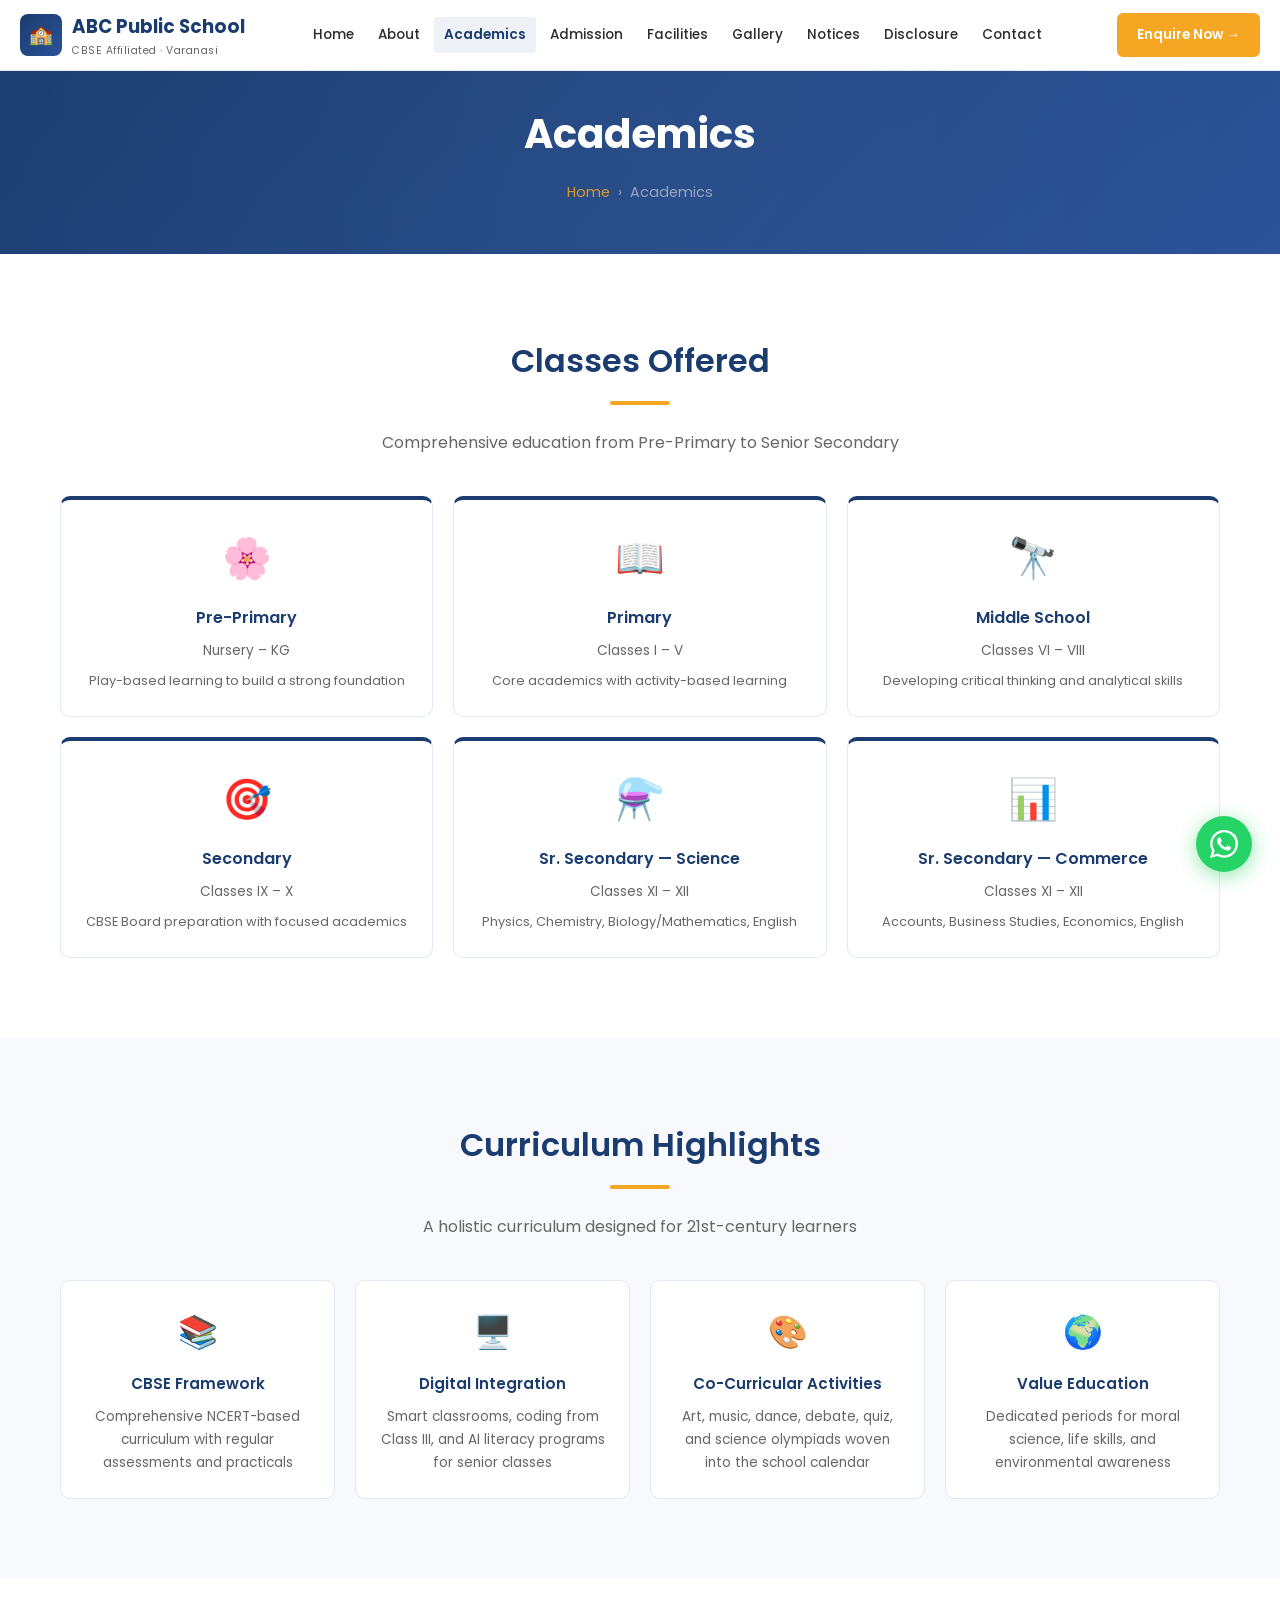
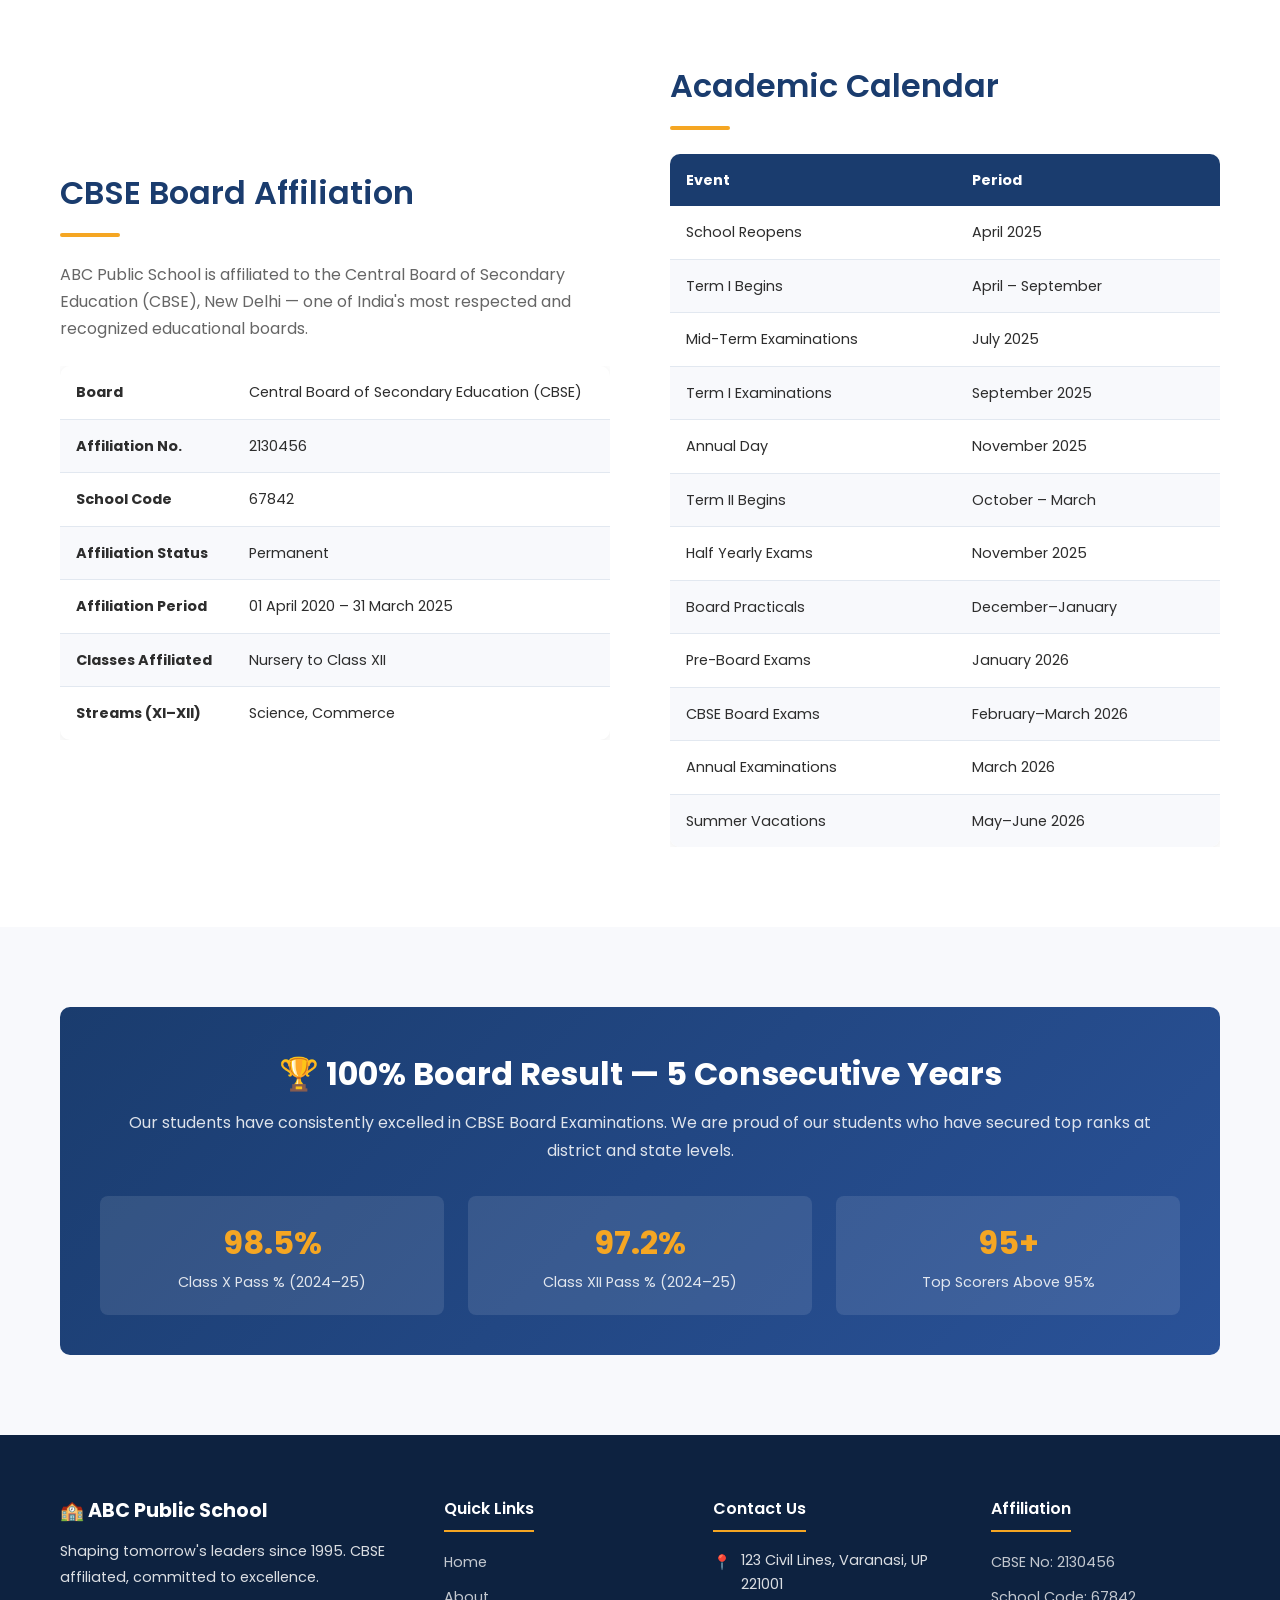
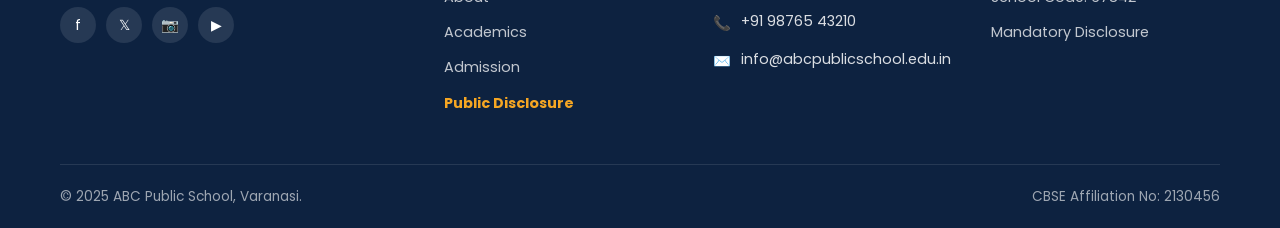
<file: academics.html>
<!DOCTYPE html>
<html lang="en">
<head>
  <meta charset="UTF-8" />
  <meta name="viewport" content="width=device-width, initial-scale=1.0" />
  <title>Academics — ABC Public School, Varanasi</title>
  <meta name="description" content="Explore the academic programs at ABC Public School — CBSE curriculum from Nursery to Class XII (Science and Commerce). Consistent 100% board results." />
  <link rel="stylesheet" href="style.css" />
</head>
<body>

  <!-- NAVBAR -->
  <nav class="navbar" id="navbar">
    <div class="nav-container">
      <a href="index.html" class="nav-logo">
        <div class="logo-icon">🏫</div>
        <div class="logo-text">ABC Public School<span>CBSE Affiliated · Varanasi</span></div>
      </a>
      <div class="nav-links">
        <a href="index.html">Home</a><a href="about.html">About</a>
        <a href="academics.html" class="active">Academics</a>
        <a href="admission.html">Admission</a><a href="facilities.html">Facilities</a>
        <a href="gallery.html">Gallery</a><a href="notices.html">Notices</a>
        <a href="disclosure.html">Disclosure</a><a href="contact.html">Contact</a>
      </div>
      <a href="enquiry.html" class="btn btn-accent btn-sm nav-enquire">Enquire Now →</a>
      <button class="hamburger" id="hamburger"><span></span><span></span><span></span></button>
    </div>
  </nav>
  <div class="mobile-nav" id="mobileNav">
    <a href="index.html">Home</a><a href="about.html">About</a><a href="academics.html" class="active">Academics</a>
    <a href="admission.html">Admission</a><a href="facilities.html">Facilities</a><a href="gallery.html">Gallery</a>
    <a href="notices.html">Notices</a><a href="disclosure.html">Disclosure</a><a href="contact.html">Contact</a>
    <a href="enquiry.html" class="mobile-enquire">Enquire Now →</a>
  </div>

  <!-- PAGE BANNER -->
  <div class="page-banner">
    <h1>Academics</h1>
    <div class="breadcrumb"><a href="index.html">Home</a><span>›</span><span>Academics</span></div>
  </div>

  <!-- CLASSES OFFERED -->
  <section class="section-pad">
    <div class="container">
      <div class="text-center">
        <h2 class="section-title">Classes Offered</h2>
        <div class="section-line"></div>
        <p class="section-subtitle">Comprehensive education from Pre-Primary to Senior Secondary</p>
      </div>
      <div class="classes-grid">
        <div class="class-card">
          <div class="class-icon">🌸</div>
          <h3>Pre-Primary</h3>
          <p>Nursery – KG</p>
          <p style="font-size:0.8rem;color:var(--text-light);margin-top:8px;">Play-based learning to build a strong foundation</p>
        </div>
        <div class="class-card">
          <div class="class-icon">📖</div>
          <h3>Primary</h3>
          <p>Classes I – V</p>
          <p style="font-size:0.8rem;color:var(--text-light);margin-top:8px;">Core academics with activity-based learning</p>
        </div>
        <div class="class-card">
          <div class="class-icon">🔭</div>
          <h3>Middle School</h3>
          <p>Classes VI – VIII</p>
          <p style="font-size:0.8rem;color:var(--text-light);margin-top:8px;">Developing critical thinking and analytical skills</p>
        </div>
        <div class="class-card">
          <div class="class-icon">🎯</div>
          <h3>Secondary</h3>
          <p>Classes IX – X</p>
          <p style="font-size:0.8rem;color:var(--text-light);margin-top:8px;">CBSE Board preparation with focused academics</p>
        </div>
        <div class="class-card">
          <div class="class-icon">⚗️</div>
          <h3>Sr. Secondary — Science</h3>
          <p>Classes XI – XII</p>
          <p style="font-size:0.8rem;color:var(--text-light);margin-top:8px;">Physics, Chemistry, Biology/Mathematics, English</p>
        </div>
        <div class="class-card">
          <div class="class-icon">📊</div>
          <h3>Sr. Secondary — Commerce</h3>
          <p>Classes XI – XII</p>
          <p style="font-size:0.8rem;color:var(--text-light);margin-top:8px;">Accounts, Business Studies, Economics, English</p>
        </div>
      </div>
    </div>
  </section>

  <!-- CURRICULUM HIGHLIGHTS -->
  <section class="section-pad bg-light">
    <div class="container">
      <div class="text-center">
        <h2 class="section-title">Curriculum Highlights</h2>
        <div class="section-line"></div>
        <p class="section-subtitle">A holistic curriculum designed for 21st-century learners</p>
      </div>
      <div class="curriculum-cards">
        <div class="curriculum-card">
          <div class="c-icon">📚</div>
          <h4>CBSE Framework</h4>
          <p style="font-size:0.85rem;color:var(--text-light);margin-top:0.5rem;">Comprehensive NCERT-based curriculum with regular assessments and practicals</p>
        </div>
        <div class="curriculum-card">
          <div class="c-icon">🖥️</div>
          <h4>Digital Integration</h4>
          <p style="font-size:0.85rem;color:var(--text-light);margin-top:0.5rem;">Smart classrooms, coding from Class III, and AI literacy programs for senior classes</p>
        </div>
        <div class="curriculum-card">
          <div class="c-icon">🎨</div>
          <h4>Co-Curricular Activities</h4>
          <p style="font-size:0.85rem;color:var(--text-light);margin-top:0.5rem;">Art, music, dance, debate, quiz, and science olympiads woven into the school calendar</p>
        </div>
        <div class="curriculum-card">
          <div class="c-icon">🌍</div>
          <h4>Value Education</h4>
          <p style="font-size:0.85rem;color:var(--text-light);margin-top:0.5rem;">Dedicated periods for moral science, life skills, and environmental awareness</p>
        </div>
      </div>
    </div>
  </section>

  <!-- BOARD AFFILIATION -->
  <section class="section-pad">
    <div class="container">
      <div class="about-intro-grid">
        <div>
          <h2 class="section-title">CBSE Board Affiliation</h2>
          <div class="section-line left"></div>
          <p style="color:var(--text-light);margin-bottom:1.5rem;">ABC Public School is affiliated to the Central Board of Secondary Education (CBSE), New Delhi — one of India's most respected and recognized educational boards.</p>
          <div class="notices-table-wrap">
            <table class="data-table">
              <tbody>
                <tr><td><strong>Board</strong></td><td>Central Board of Secondary Education (CBSE)</td></tr>
                <tr><td><strong>Affiliation No.</strong></td><td>2130456</td></tr>
                <tr><td><strong>School Code</strong></td><td>67842</td></tr>
                <tr><td><strong>Affiliation Status</strong></td><td>Permanent</td></tr>
                <tr><td><strong>Affiliation Period</strong></td><td>01 April 2020 – 31 March 2025</td></tr>
                <tr><td><strong>Classes Affiliated</strong></td><td>Nursery to Class XII</td></tr>
                <tr><td><strong>Streams (XI–XII)</strong></td><td>Science, Commerce</td></tr>
              </tbody>
            </table>
          </div>
        </div>
        <div>
          <h2 class="section-title">Academic Calendar</h2>
          <div class="section-line left"></div>
          <div class="notices-table-wrap">
            <table class="data-table">
              <thead><tr><th>Event</th><th>Period</th></tr></thead>
              <tbody>
                <tr><td>School Reopens</td><td>April 2025</td></tr>
                <tr><td>Term I Begins</td><td>April – September</td></tr>
                <tr><td>Mid-Term Examinations</td><td>July 2025</td></tr>
                <tr><td>Term I Examinations</td><td>September 2025</td></tr>
                <tr><td>Annual Day</td><td>November 2025</td></tr>
                <tr><td>Term II Begins</td><td>October – March</td></tr>
                <tr><td>Half Yearly Exams</td><td>November 2025</td></tr>
                <tr><td>Board Practicals</td><td>December–January</td></tr>
                <tr><td>Pre-Board Exams</td><td>January 2026</td></tr>
                <tr><td>CBSE Board Exams</td><td>February–March 2026</td></tr>
                <tr><td>Annual Examinations</td><td>March 2026</td></tr>
                <tr><td>Summer Vacations</td><td>May–June 2026</td></tr>
              </tbody>
            </table>
          </div>
        </div>
      </div>
    </div>
  </section>

  <!-- RESULT HIGHLIGHT -->
  <section class="section-pad bg-light">
    <div class="container">
      <div class="result-highlight">
        <h2>🏆 100% Board Result — 5 Consecutive Years</h2>
        <p>Our students have consistently excelled in CBSE Board Examinations. We are proud of our students who have secured top ranks at district and state levels.</p>
        <div style="display:grid;grid-template-columns:repeat(3,1fr);gap:24px;margin-top:2rem;">
          <div style="background:rgba(255,255,255,0.1);border-radius:8px;padding:20px;">
            <div style="font-size:2rem;font-weight:700;color:var(--accent);">98.5%</div>
            <div style="opacity:0.85;font-size:0.9rem;">Class X Pass % (2024–25)</div>
          </div>
          <div style="background:rgba(255,255,255,0.1);border-radius:8px;padding:20px;">
            <div style="font-size:2rem;font-weight:700;color:var(--accent);">97.2%</div>
            <div style="opacity:0.85;font-size:0.9rem;">Class XII Pass % (2024–25)</div>
          </div>
          <div style="background:rgba(255,255,255,0.1);border-radius:8px;padding:20px;">
            <div style="font-size:2rem;font-weight:700;color:var(--accent);">95+</div>
            <div style="opacity:0.85;font-size:0.9rem;">Top Scorers Above 95%</div>
          </div>
        </div>
      </div>
    </div>
  </section>

  <!-- FOOTER -->
  <footer>
    <div class="container">
      <div class="footer-grid">
        <div class="footer-brand">
          <div class="footer-logo">🏫 ABC Public School</div>
          <p>Shaping tomorrow's leaders since 1995. CBSE affiliated, committed to excellence.</p>
          <div class="footer-socials"><a href="#" class="social-btn">f</a><a href="#" class="social-btn">𝕏</a><a href="#" class="social-btn">📷</a><a href="#" class="social-btn">▶</a></div>
        </div>
        <div class="footer-col">
          <h4>Quick Links</h4>
          <ul><li><a href="index.html">Home</a></li><li><a href="about.html">About</a></li><li><a href="academics.html">Academics</a></li><li><a href="admission.html">Admission</a></li><li><a href="disclosure.html"><strong style="color:var(--accent);">Public Disclosure</strong></a></li></ul>
        </div>
        <div class="footer-col">
          <h4>Contact Us</h4>
          <div class="contact-item"><span class="ci-icon">📍</span><span>123 Civil Lines, Varanasi, UP 221001</span></div>
          <div class="contact-item"><span class="ci-icon">📞</span><span>+91 98765 43210</span></div>
          <div class="contact-item"><span class="ci-icon">✉️</span><span>info@abcpublicschool.edu.in</span></div>
        </div>
        <div class="footer-col">
          <h4>Affiliation</h4>
          <ul><li><a href="#">CBSE No: 2130456</a></li><li><a href="#">School Code: 67842</a></li><li><a href="disclosure.html">Mandatory Disclosure</a></li></ul>
        </div>
      </div>
      <div class="footer-bottom"><span>© 2025 ABC Public School, Varanasi.</span><span>CBSE Affiliation No: 2130456</span></div>
    </div>
  </footer>
  <a href="https://wa.me/919876543210?text=Hello%2C+I+need+admission+information" class="whatsapp-float" target="_blank" rel="noopener">
    <svg width="28" height="28" viewBox="0 0 24 24" fill="white"><path d="M17.472 14.382c-.297-.149-1.758-.867-2.03-.967-.273-.099-.471-.148-.67.15-.197.297-.767.966-.94 1.164-.173.199-.347.223-.644.075-.297-.15-1.255-.463-2.39-1.475-.883-.788-1.48-1.761-1.653-2.059-.173-.297-.018-.458.13-.606.134-.133.298-.347.446-.52.149-.174.198-.298.298-.497.099-.198.05-.371-.025-.52-.075-.149-.669-1.612-.916-2.207-.242-.579-.487-.5-.669-.51-.173-.008-.371-.01-.57-.01-.198 0-.52.074-.792.372-.272.297-1.04 1.016-1.04 2.479 0 1.462 1.065 2.875 1.213 3.074.149.198 2.096 3.2 5.077 4.487.709.306 1.262.489 1.694.625.712.227 1.36.195 1.871.118.571-.085 1.758-.719 2.006-1.413.248-.694.248-1.289.173-1.413-.074-.124-.272-.198-.57-.347m-5.421 7.403h-.004a9.87 9.87 0 01-5.031-1.378l-.361-.214-3.741.982.998-3.648-.235-.374a9.86 9.86 0 01-1.51-5.26c.001-5.45 4.436-9.884 9.888-9.884 2.64 0 5.122 1.03 6.988 2.898a9.825 9.825 0 012.893 6.994c-.003 5.45-4.437 9.884-9.885 9.884m8.413-18.297A11.815 11.815 0 0012.05 0C5.495 0 .16 5.335.157 11.892c0 2.096.547 4.142 1.588 5.945L.057 24l6.305-1.654a11.882 11.882 0 005.683 1.448h.005c6.554 0 11.89-5.335 11.893-11.893A11.821 11.821 0 0020.885 3.49"/></svg>
  </a>
  <script src="main.js"></script>
</body>
</html>
</file>
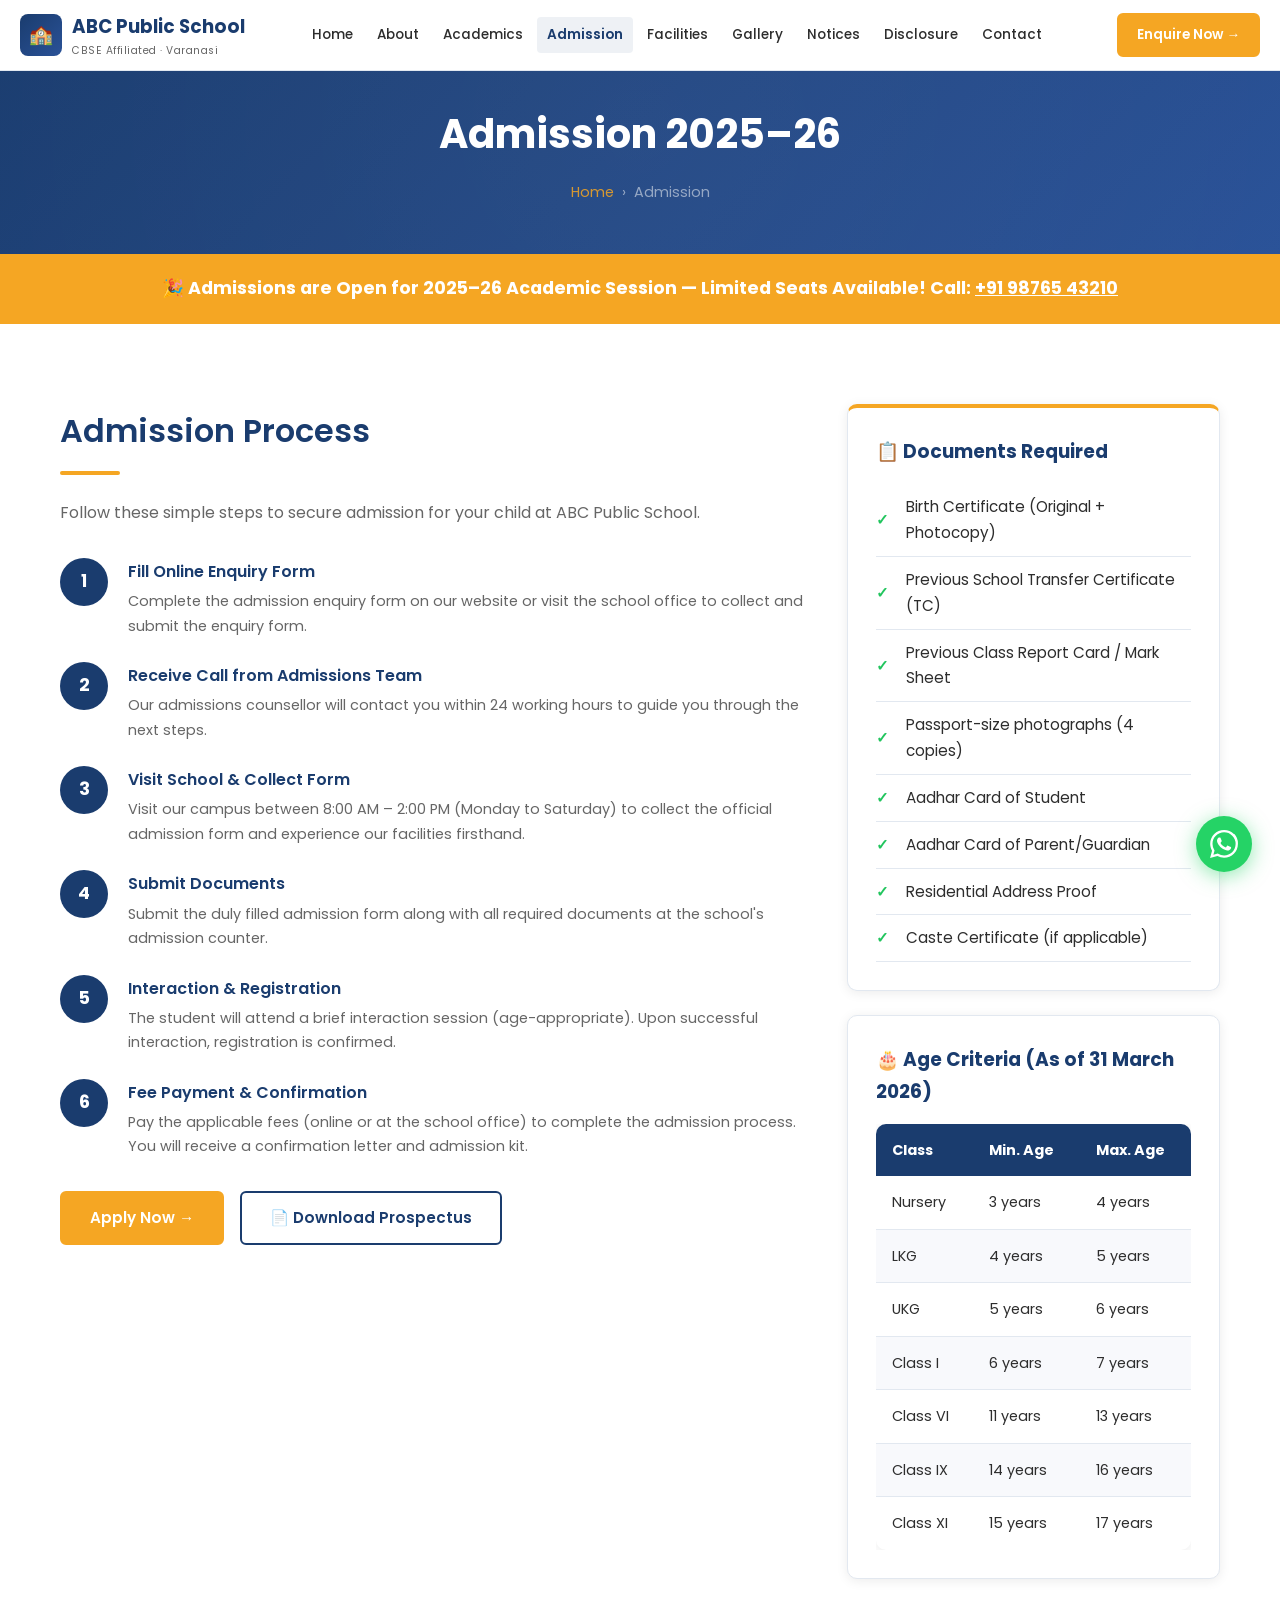
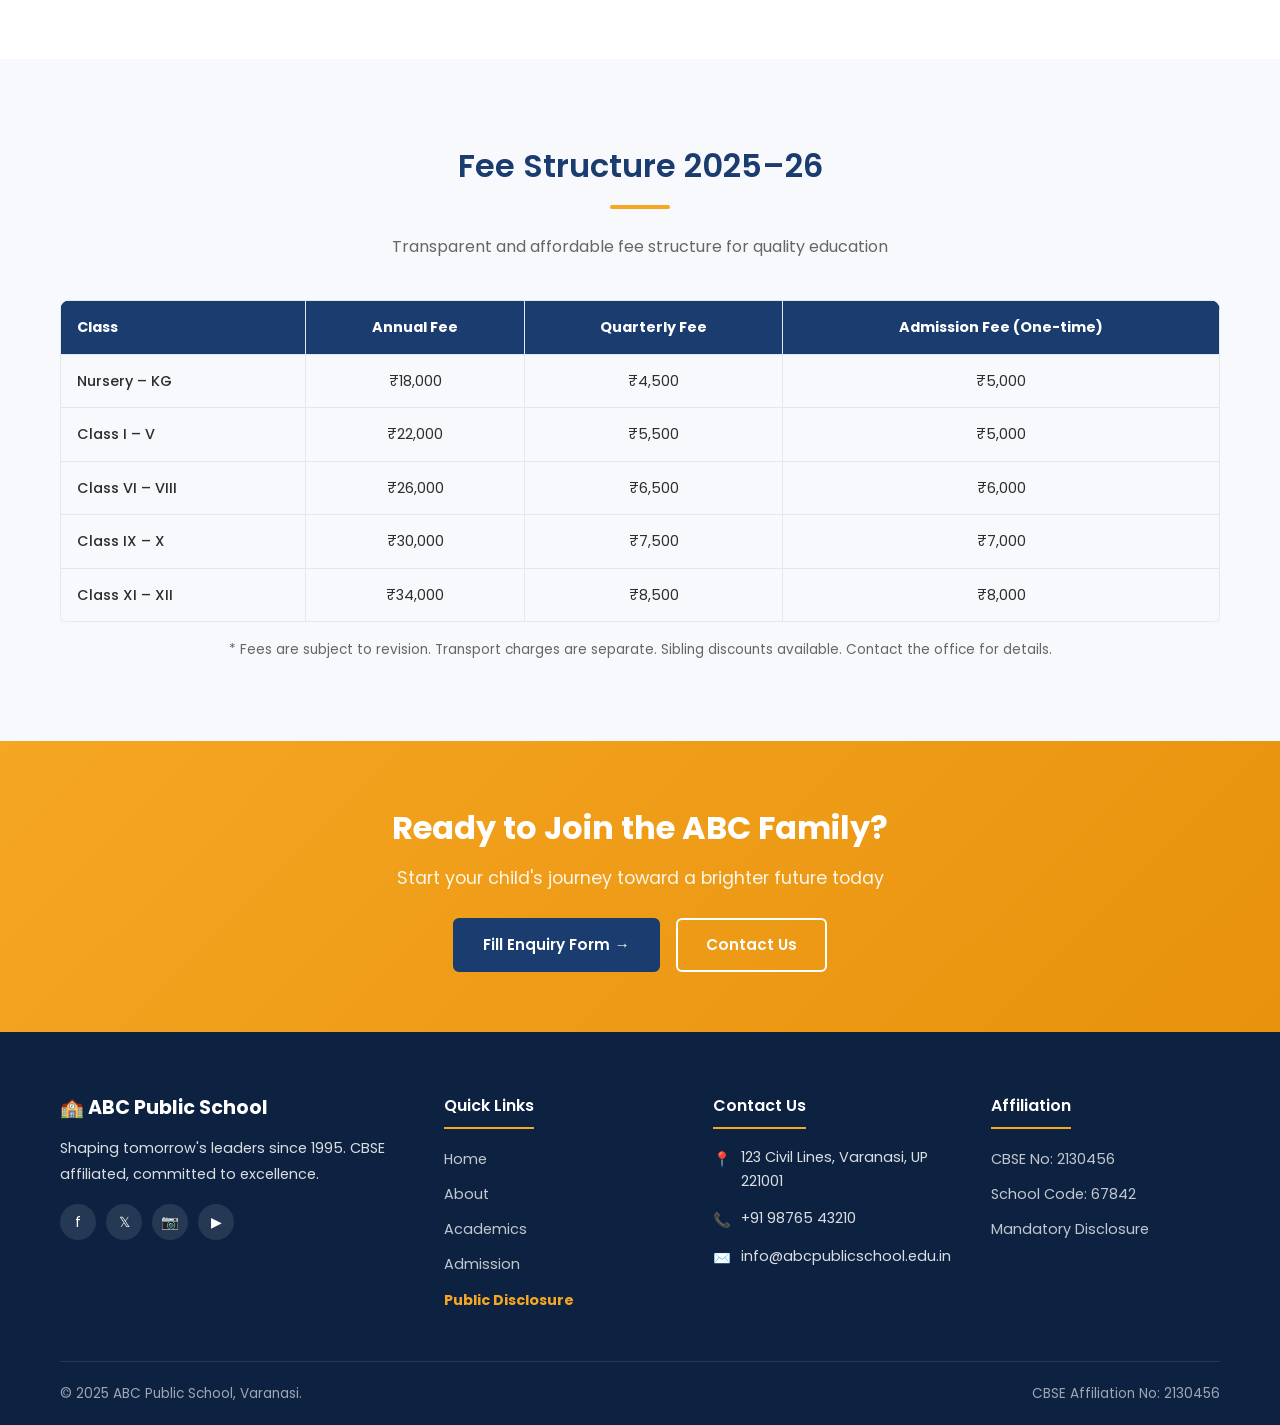
<file: admission.html>
<!DOCTYPE html>
<html lang="en">
<head>
  <meta charset="UTF-8" />
  <meta name="viewport" content="width=device-width, initial-scale=1.0" />
  <title>Admission 2025–26 — ABC Public School, Varanasi</title>
  <meta name="description" content="Admission open for 2025–26 at ABC Public School, Varanasi. Step-by-step process, fee structure, age criteria, and required documents." />
  <link rel="stylesheet" href="style.css" />
</head>
<body>

  <!-- NAVBAR -->
  <nav class="navbar" id="navbar">
    <div class="nav-container">
      <a href="index.html" class="nav-logo">
        <div class="logo-icon">🏫</div>
        <div class="logo-text">ABC Public School<span>CBSE Affiliated · Varanasi</span></div>
      </a>
      <div class="nav-links">
        <a href="index.html">Home</a><a href="about.html">About</a><a href="academics.html">Academics</a>
        <a href="admission.html" class="active">Admission</a>
        <a href="facilities.html">Facilities</a><a href="gallery.html">Gallery</a>
        <a href="notices.html">Notices</a><a href="disclosure.html">Disclosure</a><a href="contact.html">Contact</a>
      </div>
      <a href="enquiry.html" class="btn btn-accent btn-sm nav-enquire">Enquire Now →</a>
      <button class="hamburger" id="hamburger"><span></span><span></span><span></span></button>
    </div>
  </nav>
  <div class="mobile-nav" id="mobileNav">
    <a href="index.html">Home</a><a href="about.html">About</a><a href="academics.html">Academics</a>
    <a href="admission.html" class="active">Admission</a><a href="facilities.html">Facilities</a>
    <a href="gallery.html">Gallery</a><a href="notices.html">Notices</a><a href="disclosure.html">Disclosure</a>
    <a href="contact.html">Contact</a><a href="enquiry.html" class="mobile-enquire">Enquire Now →</a>
  </div>

  <!-- PAGE BANNER -->
  <div class="page-banner">
    <h1>Admission 2025–26</h1>
    <div class="breadcrumb"><a href="index.html">Home</a><span>›</span><span>Admission</span></div>
  </div>

  <!-- ADMISSION OPEN BADGE -->
  <section style="background:var(--accent);padding:20px 0;text-align:center;">
    <div class="container">
      <p style="color:var(--white);font-weight:700;font-size:1.1rem;">🎉 Admissions are Open for 2025–26 Academic Session — Limited Seats Available! Call: <a href="tel:+919876543210" style="color:var(--white);text-decoration:underline;">+91 98765 43210</a></p>
    </div>
  </section>

  <!-- ADMISSION PROCESS -->
  <section class="section-pad">
    <div class="container">
      <div class="admission-grid">
        <div>
          <h2 class="section-title">Admission Process</h2>
          <div class="section-line left"></div>
          <p style="color:var(--text-light);margin-bottom:2rem;">Follow these simple steps to secure admission for your child at ABC Public School.</p>
          <div class="steps-list">
            <div class="step-item">
              <div class="step-num">1</div>
              <div class="step-content">
                <h4>Fill Online Enquiry Form</h4>
                <p>Complete the admission enquiry form on our website or visit the school office to collect and submit the enquiry form.</p>
              </div>
            </div>
            <div class="step-item">
              <div class="step-num">2</div>
              <div class="step-content">
                <h4>Receive Call from Admissions Team</h4>
                <p>Our admissions counsellor will contact you within 24 working hours to guide you through the next steps.</p>
              </div>
            </div>
            <div class="step-item">
              <div class="step-num">3</div>
              <div class="step-content">
                <h4>Visit School & Collect Form</h4>
                <p>Visit our campus between 8:00 AM – 2:00 PM (Monday to Saturday) to collect the official admission form and experience our facilities firsthand.</p>
              </div>
            </div>
            <div class="step-item">
              <div class="step-num">4</div>
              <div class="step-content">
                <h4>Submit Documents</h4>
                <p>Submit the duly filled admission form along with all required documents at the school's admission counter.</p>
              </div>
            </div>
            <div class="step-item">
              <div class="step-num">5</div>
              <div class="step-content">
                <h4>Interaction & Registration</h4>
                <p>The student will attend a brief interaction session (age-appropriate). Upon successful interaction, registration is confirmed.</p>
              </div>
            </div>
            <div class="step-item">
              <div class="step-num">6</div>
              <div class="step-content">
                <h4>Fee Payment & Confirmation</h4>
                <p>Pay the applicable fees (online or at the school office) to complete the admission process. You will receive a confirmation letter and admission kit.</p>
              </div>
            </div>
          </div>
          <div style="display:flex;gap:16px;margin-top:2rem;flex-wrap:wrap;">
            <a href="enquiry.html" class="btn btn-accent">Apply Now →</a>
            <a href="#" class="btn btn-outline-primary">📄 Download Prospectus</a>
          </div>
        </div>

        <!-- SIDEBAR -->
        <div>
          <!-- Documents Required -->
          <div style="background:var(--white);border:1px solid var(--border);border-radius:var(--radius);padding:28px;box-shadow:var(--shadow);margin-bottom:24px;border-top:4px solid var(--accent);">
            <h3 style="color:var(--primary);font-weight:700;margin-bottom:1rem;">📋 Documents Required</h3>
            <ul class="docs-list">
              <li>Birth Certificate (Original + Photocopy)</li>
              <li>Previous School Transfer Certificate (TC)</li>
              <li>Previous Class Report Card / Mark Sheet</li>
              <li>Passport-size photographs (4 copies)</li>
              <li>Aadhar Card of Student</li>
              <li>Aadhar Card of Parent/Guardian</li>
              <li>Residential Address Proof</li>
              <li>Caste Certificate (if applicable)</li>
            </ul>
          </div>

          <!-- Age Criteria -->
          <div style="background:var(--white);border:1px solid var(--border);border-radius:var(--radius);padding:28px;box-shadow:var(--shadow);">
            <h3 style="color:var(--primary);font-weight:700;margin-bottom:1rem;">🎂 Age Criteria (As of 31 March 2026)</h3>
            <div class="notices-table-wrap">
              <table class="data-table" style="font-size:0.85rem;">
                <thead><tr><th>Class</th><th>Min. Age</th><th>Max. Age</th></tr></thead>
                <tbody>
                  <tr><td>Nursery</td><td>3 years</td><td>4 years</td></tr>
                  <tr><td>LKG</td><td>4 years</td><td>5 years</td></tr>
                  <tr><td>UKG</td><td>5 years</td><td>6 years</td></tr>
                  <tr><td>Class I</td><td>6 years</td><td>7 years</td></tr>
                  <tr><td>Class VI</td><td>11 years</td><td>13 years</td></tr>
                  <tr><td>Class IX</td><td>14 years</td><td>16 years</td></tr>
                  <tr><td>Class XI</td><td>15 years</td><td>17 years</td></tr>
                </tbody>
              </table>
            </div>
          </div>
        </div>
      </div>
    </div>
  </section>

  <!-- FEE STRUCTURE -->
  <section class="section-pad bg-light">
    <div class="container">
      <div class="text-center">
        <h2 class="section-title">Fee Structure 2025–26</h2>
        <div class="section-line"></div>
        <p class="section-subtitle">Transparent and affordable fee structure for quality education</p>
      </div>
      <div class="notices-table-wrap">
        <table class="fee-table" style="border-radius:var(--radius);overflow:hidden;box-shadow:var(--shadow);">
          <thead>
            <tr>
              <th style="text-align:left;">Class</th>
              <th>Annual Fee</th>
              <th>Quarterly Fee</th>
              <th>Admission Fee (One-time)</th>
            </tr>
          </thead>
          <tbody>
            <tr><td>Nursery – KG</td><td>₹18,000</td><td>₹4,500</td><td>₹5,000</td></tr>
            <tr><td>Class I – V</td><td>₹22,000</td><td>₹5,500</td><td>₹5,000</td></tr>
            <tr><td>Class VI – VIII</td><td>₹26,000</td><td>₹6,500</td><td>₹6,000</td></tr>
            <tr><td>Class IX – X</td><td>₹30,000</td><td>₹7,500</td><td>₹7,000</td></tr>
            <tr><td>Class XI – XII</td><td>₹34,000</td><td>₹8,500</td><td>₹8,000</td></tr>
          </tbody>
        </table>
      </div>
      <p style="color:var(--text-light);font-size:0.85rem;margin-top:1rem;text-align:center;">* Fees are subject to revision. Transport charges are separate. Sibling discounts available. Contact the office for details.</p>
    </div>
  </section>

  <!-- CTA BANNER -->
  <section class="admission-banner">
    <div class="container">
      <h2>Ready to Join the ABC Family?</h2>
      <p>Start your child's journey toward a brighter future today</p>
      <div style="display:flex;gap:16px;justify-content:center;flex-wrap:wrap;">
        <a href="enquiry.html" class="btn btn-primary">Fill Enquiry Form →</a>
        <a href="contact.html" class="btn btn-outline-white">Contact Us</a>
      </div>
    </div>
  </section>

  <!-- FOOTER -->
  <footer>
    <div class="container">
      <div class="footer-grid">
        <div class="footer-brand">
          <div class="footer-logo">🏫 ABC Public School</div>
          <p>Shaping tomorrow's leaders since 1995. CBSE affiliated, committed to excellence.</p>
          <div class="footer-socials"><a href="#" class="social-btn">f</a><a href="#" class="social-btn">𝕏</a><a href="#" class="social-btn">📷</a><a href="#" class="social-btn">▶</a></div>
        </div>
        <div class="footer-col">
          <h4>Quick Links</h4>
          <ul><li><a href="index.html">Home</a></li><li><a href="about.html">About</a></li><li><a href="academics.html">Academics</a></li><li><a href="admission.html">Admission</a></li><li><a href="disclosure.html"><strong style="color:var(--accent);">Public Disclosure</strong></a></li></ul>
        </div>
        <div class="footer-col">
          <h4>Contact Us</h4>
          <div class="contact-item"><span class="ci-icon">📍</span><span>123 Civil Lines, Varanasi, UP 221001</span></div>
          <div class="contact-item"><span class="ci-icon">📞</span><span>+91 98765 43210</span></div>
          <div class="contact-item"><span class="ci-icon">✉️</span><span>info@abcpublicschool.edu.in</span></div>
        </div>
        <div class="footer-col">
          <h4>Affiliation</h4>
          <ul><li><a href="#">CBSE No: 2130456</a></li><li><a href="#">School Code: 67842</a></li><li><a href="disclosure.html">Mandatory Disclosure</a></li></ul>
        </div>
      </div>
      <div class="footer-bottom"><span>© 2025 ABC Public School, Varanasi.</span><span>CBSE Affiliation No: 2130456</span></div>
    </div>
  </footer>
  <a href="https://wa.me/919876543210?text=Hello%2C+I+need+admission+information" class="whatsapp-float" target="_blank" rel="noopener">
    <svg width="28" height="28" viewBox="0 0 24 24" fill="white"><path d="M17.472 14.382c-.297-.149-1.758-.867-2.03-.967-.273-.099-.471-.148-.67.15-.197.297-.767.966-.94 1.164-.173.199-.347.223-.644.075-.297-.15-1.255-.463-2.39-1.475-.883-.788-1.48-1.761-1.653-2.059-.173-.297-.018-.458.13-.606.134-.133.298-.347.446-.52.149-.174.198-.298.298-.497.099-.198.05-.371-.025-.52-.075-.149-.669-1.612-.916-2.207-.242-.579-.487-.5-.669-.51-.173-.008-.371-.01-.57-.01-.198 0-.52.074-.792.372-.272.297-1.04 1.016-1.04 2.479 0 1.462 1.065 2.875 1.213 3.074.149.198 2.096 3.2 5.077 4.487.709.306 1.262.489 1.694.625.712.227 1.36.195 1.871.118.571-.085 1.758-.719 2.006-1.413.248-.694.248-1.289.173-1.413-.074-.124-.272-.198-.57-.347m-5.421 7.403h-.004a9.87 9.87 0 01-5.031-1.378l-.361-.214-3.741.982.998-3.648-.235-.374a9.86 9.86 0 01-1.51-5.26c.001-5.45 4.436-9.884 9.888-9.884 2.64 0 5.122 1.03 6.988 2.898a9.825 9.825 0 012.893 6.994c-.003 5.45-4.437 9.884-9.885 9.884m8.413-18.297A11.815 11.815 0 0012.05 0C5.495 0 .16 5.335.157 11.892c0 2.096.547 4.142 1.588 5.945L.057 24l6.305-1.654a11.882 11.882 0 005.683 1.448h.005c6.554 0 11.89-5.335 11.893-11.893A11.821 11.821 0 0020.885 3.49"/></svg>
  </a>
  <script src="main.js"></script>
</body>
</html>
</file>
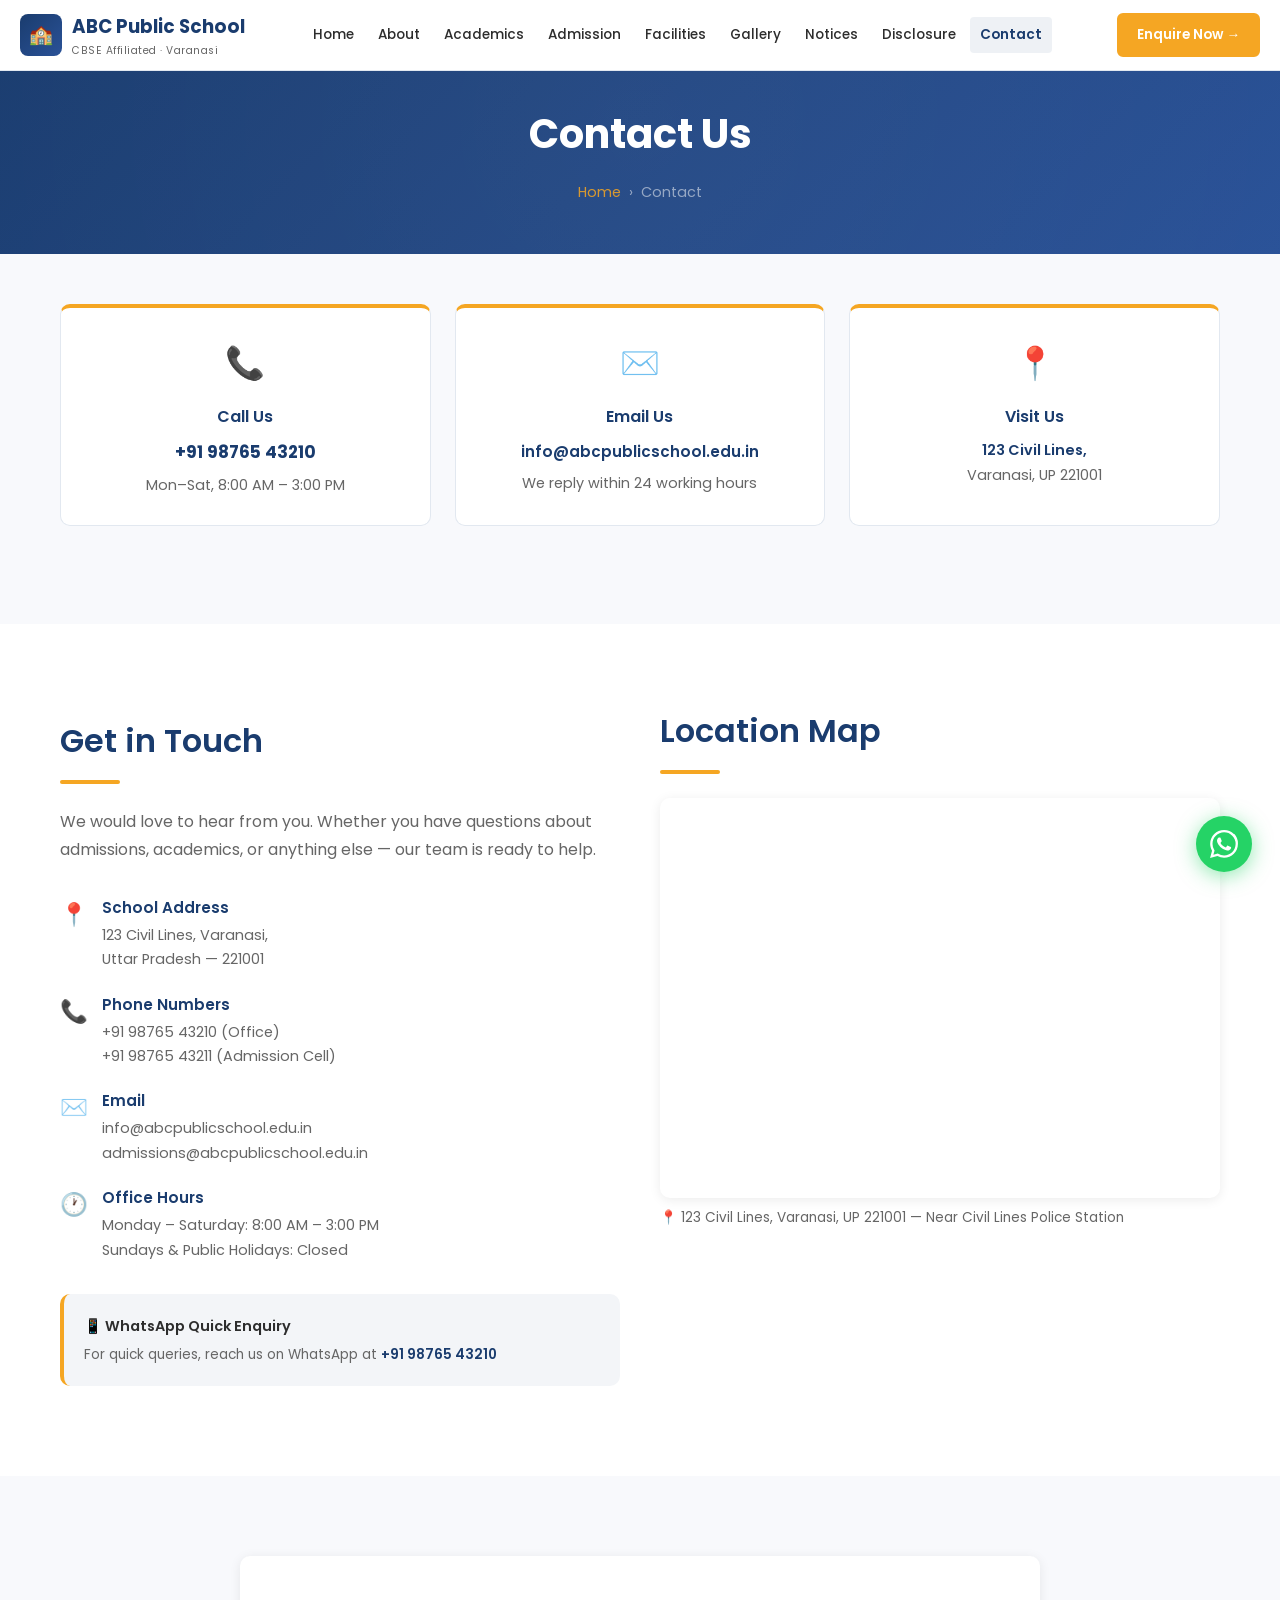
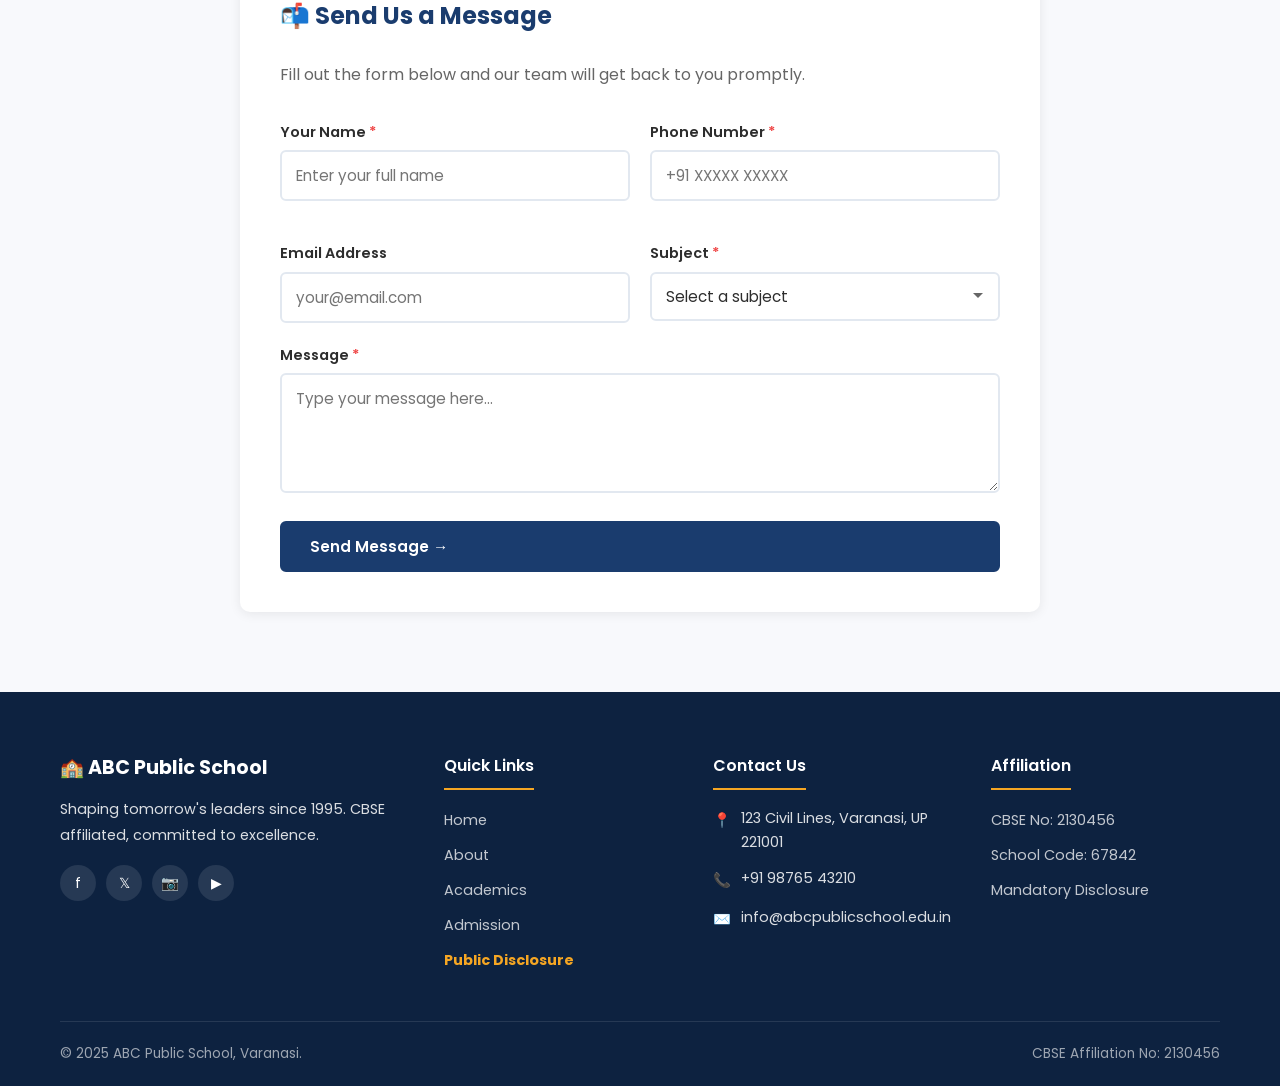
<file: contact.html>
<!DOCTYPE html>
<html lang="en">
<head>
  <meta charset="UTF-8" />
  <meta name="viewport" content="width=device-width, initial-scale=1.0" />
  <title>Contact Us — ABC Public School, Varanasi</title>
  <meta name="description" content="Contact ABC Public School, Varanasi. Address: 123 Civil Lines, Varanasi UP. Phone: +91 98765 43210. Office hours Mon–Sat, 8AM–3PM." />
  <link rel="stylesheet" href="style.css" />
</head>
<body>

  <!-- NAVBAR -->
  <nav class="navbar" id="navbar">
    <div class="nav-container">
      <a href="index.html" class="nav-logo">
        <div class="logo-icon">🏫</div>
        <div class="logo-text">ABC Public School<span>CBSE Affiliated · Varanasi</span></div>
      </a>
      <div class="nav-links">
        <a href="index.html">Home</a><a href="about.html">About</a><a href="academics.html">Academics</a>
        <a href="admission.html">Admission</a><a href="facilities.html">Facilities</a><a href="gallery.html">Gallery</a>
        <a href="notices.html">Notices</a><a href="disclosure.html">Disclosure</a>
        <a href="contact.html" class="active">Contact</a>
      </div>
      <a href="enquiry.html" class="btn btn-accent btn-sm nav-enquire">Enquire Now →</a>
      <button class="hamburger" id="hamburger"><span></span><span></span><span></span></button>
    </div>
  </nav>
  <div class="mobile-nav" id="mobileNav">
    <a href="index.html">Home</a><a href="about.html">About</a><a href="academics.html">Academics</a>
    <a href="admission.html">Admission</a><a href="facilities.html">Facilities</a><a href="gallery.html">Gallery</a>
    <a href="notices.html">Notices</a><a href="disclosure.html">Disclosure</a>
    <a href="contact.html" class="active">Contact</a>
    <a href="enquiry.html" class="mobile-enquire">Enquire Now →</a>
  </div>

  <!-- PAGE BANNER -->
  <div class="page-banner">
    <h1>Contact Us</h1>
    <div class="breadcrumb"><a href="index.html">Home</a><span>›</span><span>Contact</span></div>
  </div>

  <!-- TOP INFO CARDS -->
  <section style="padding:50px 0;background:var(--bg-light);">
    <div class="container">
      <div class="contact-top-cards">
        <div class="contact-card">
          <div class="cc-icon">📞</div>
          <h3>Call Us</h3>
          <a href="tel:+919876543210" style="color:var(--primary);font-weight:700;font-size:1.05rem;">+91 98765 43210</a>
          <p style="margin-top:6px;">Mon–Sat, 8:00 AM – 3:00 PM</p>
        </div>
        <div class="contact-card">
          <div class="cc-icon">✉️</div>
          <h3>Email Us</h3>
          <a href="mailto:info@abcpublicschool.edu.in" style="color:var(--primary);font-weight:600;font-size:0.95rem;">info@abcpublicschool.edu.in</a>
          <p style="margin-top:6px;">We reply within 24 working hours</p>
        </div>
        <div class="contact-card">
          <div class="cc-icon">📍</div>
          <h3>Visit Us</h3>
          <p style="font-weight:600;color:var(--primary);">123 Civil Lines,</p>
          <p>Varanasi, UP 221001</p>
        </div>
      </div>
    </div>
  </section>

  <!-- MAP + CONTACT DETAILS -->
  <section class="section-pad">
    <div class="container">
      <div class="contact-grid">
        <div class="contact-details">
          <h2 class="section-title">Get in Touch</h2>
          <div class="section-line left"></div>
          <p style="color:var(--text-light);margin-bottom:2rem;">We would love to hear from you. Whether you have questions about admissions, academics, or anything else — our team is ready to help.</p>

          <div class="contact-detail-row">
            <span class="cdr-icon">📍</span>
            <div class="cdr-info">
              <h4>School Address</h4>
              <p>123 Civil Lines, Varanasi,<br>Uttar Pradesh — 221001</p>
            </div>
          </div>
          <div class="contact-detail-row">
            <span class="cdr-icon">📞</span>
            <div class="cdr-info">
              <h4>Phone Numbers</h4>
              <p><a href="tel:+919876543210">+91 98765 43210</a> (Office)</p>
              <p><a href="tel:+919876543211">+91 98765 43211</a> (Admission Cell)</p>
            </div>
          </div>
          <div class="contact-detail-row">
            <span class="cdr-icon">✉️</span>
            <div class="cdr-info">
              <h4>Email</h4>
              <p><a href="mailto:info@abcpublicschool.edu.in">info@abcpublicschool.edu.in</a></p>
              <p><a href="mailto:admissions@abcpublicschool.edu.in">admissions@abcpublicschool.edu.in</a></p>
            </div>
          </div>
          <div class="contact-detail-row">
            <span class="cdr-icon">🕐</span>
            <div class="cdr-info">
              <h4>Office Hours</h4>
              <p>Monday – Saturday: 8:00 AM – 3:00 PM</p>
              <p>Sundays & Public Holidays: Closed</p>
            </div>
          </div>

          <div style="margin-top:2rem;padding:20px;background:rgba(26,60,110,0.05);border-radius:var(--radius);border-left:4px solid var(--accent);">
            <p style="font-size:0.9rem;color:var(--text);font-weight:600;">📱 WhatsApp Quick Enquiry</p>
            <p style="font-size:0.85rem;color:var(--text-light);margin-top:4px;">For quick queries, reach us on WhatsApp at <a href="https://wa.me/919876543210" target="_blank" style="color:var(--primary);font-weight:600;">+91 98765 43210</a></p>
          </div>
        </div>

        <div>
          <h2 class="section-title">Location Map</h2>
          <div class="section-line left"></div>
          <div class="map-wrapper">
            <iframe
              src="https://www.google.com/maps/embed?pb=!1m18!1m12!1m3!1d3607.5773843478!2d82.9735!3d25.3176!2m3!1f0!2f0!3f0!3m2!1i1024!2i768!4f13.1!3m3!1m2!1s0x398e2db76febcf4d%3A0x63fd69c19bff50ba!2sVaranasi%2C%20Uttar%20Pradesh!5e0!3m2!1sen!2sin!4v1700000000000!5m2!1sen!2sin"
              width="100%"
              height="400"
              style="border:0;border-radius:var(--radius);"
              allowfullscreen=""
              loading="lazy"
              referrerpolicy="no-referrer-when-downgrade"
              title="ABC Public School Location Map">
            </iframe>
          </div>
          <p style="font-size:0.85rem;color:var(--text-light);margin-top:8px;">📍 123 Civil Lines, Varanasi, UP 221001 — Near Civil Lines Police Station</p>
        </div>
      </div>
    </div>
  </section>

  <!-- CONTACT FORM -->
  <section class="contact-form-section section-pad">
    <div class="container">
      <div style="max-width:800px;margin:0 auto;">
        <div class="contact-form">
          <h3>📬 Send Us a Message</h3>
          <p style="color:var(--text-light);margin-bottom:2rem;">Fill out the form below and our team will get back to you promptly.</p>
          <form id="contactForm">
            <div class="form-grid-2">
              <div class="form-group">
                <label for="cName">Your Name <span class="form-required">*</span></label>
                <input type="text" id="cName" placeholder="Enter your full name" required />
              </div>
              <div class="form-group">
                <label for="cPhone">Phone Number <span class="form-required">*</span></label>
                <input type="tel" id="cPhone" placeholder="+91 XXXXX XXXXX" required />
              </div>
              <div class="form-group">
                <label for="cEmail">Email Address</label>
                <input type="email" id="cEmail" placeholder="your@email.com" />
              </div>
              <div class="form-group">
                <label for="cSubject">Subject <span class="form-required">*</span></label>
                <select id="cSubject" required>
                  <option value="">Select a subject</option>
                  <option>Admission Enquiry</option>
                  <option>Fee Query</option>
                  <option>Transport Query</option>
                  <option>Academic Query</option>
                  <option>General Enquiry</option>
                  <option>Other</option>
                </select>
              </div>
            </div>
            <div class="form-group">
              <label for="cMessage">Message <span class="form-required">*</span></label>
              <textarea id="cMessage" placeholder="Type your message here..." required></textarea>
            </div>
            <button type="submit" class="btn btn-primary" style="width:100%;">Send Message →</button>
          </form>
        </div>
      </div>
    </div>
  </section>

  <!-- FOOTER -->
  <footer>
    <div class="container">
      <div class="footer-grid">
        <div class="footer-brand">
          <div class="footer-logo">🏫 ABC Public School</div>
          <p>Shaping tomorrow's leaders since 1995. CBSE affiliated, committed to excellence.</p>
          <div class="footer-socials"><a href="#" class="social-btn">f</a><a href="#" class="social-btn">𝕏</a><a href="#" class="social-btn">📷</a><a href="#" class="social-btn">▶</a></div>
        </div>
        <div class="footer-col">
          <h4>Quick Links</h4>
          <ul><li><a href="index.html">Home</a></li><li><a href="about.html">About</a></li><li><a href="academics.html">Academics</a></li><li><a href="admission.html">Admission</a></li><li><a href="disclosure.html"><strong style="color:var(--accent);">Public Disclosure</strong></a></li></ul>
        </div>
        <div class="footer-col">
          <h4>Contact Us</h4>
          <div class="contact-item"><span class="ci-icon">📍</span><span>123 Civil Lines, Varanasi, UP 221001</span></div>
          <div class="contact-item"><span class="ci-icon">📞</span><span>+91 98765 43210</span></div>
          <div class="contact-item"><span class="ci-icon">✉️</span><span>info@abcpublicschool.edu.in</span></div>
        </div>
        <div class="footer-col">
          <h4>Affiliation</h4>
          <ul><li><a href="#">CBSE No: 2130456</a></li><li><a href="#">School Code: 67842</a></li><li><a href="disclosure.html">Mandatory Disclosure</a></li></ul>
        </div>
      </div>
      <div class="footer-bottom"><span>© 2025 ABC Public School, Varanasi.</span><span>CBSE Affiliation No: 2130456</span></div>
    </div>
  </footer>
  <a href="https://wa.me/919876543210?text=Hello%2C+I+need+admission+information" class="whatsapp-float" target="_blank" rel="noopener">
    <svg width="28" height="28" viewBox="0 0 24 24" fill="white"><path d="M17.472 14.382c-.297-.149-1.758-.867-2.03-.967-.273-.099-.471-.148-.67.15-.197.297-.767.966-.94 1.164-.173.199-.347.223-.644.075-.297-.15-1.255-.463-2.39-1.475-.883-.788-1.48-1.761-1.653-2.059-.173-.297-.018-.458.13-.606.134-.133.298-.347.446-.52.149-.174.198-.298.298-.497.099-.198.05-.371-.025-.52-.075-.149-.669-1.612-.916-2.207-.242-.579-.487-.5-.669-.51-.173-.008-.371-.01-.57-.01-.198 0-.52.074-.792.372-.272.297-1.04 1.016-1.04 2.479 0 1.462 1.065 2.875 1.213 3.074.149.198 2.096 3.2 5.077 4.487.709.306 1.262.489 1.694.625.712.227 1.36.195 1.871.118.571-.085 1.758-.719 2.006-1.413.248-.694.248-1.289.173-1.413-.074-.124-.272-.198-.57-.347m-5.421 7.403h-.004a9.87 9.87 0 01-5.031-1.378l-.361-.214-3.741.982.998-3.648-.235-.374a9.86 9.86 0 01-1.51-5.26c.001-5.45 4.436-9.884 9.888-9.884 2.64 0 5.122 1.03 6.988 2.898a9.825 9.825 0 012.893 6.994c-.003 5.45-4.437 9.884-9.885 9.884m8.413-18.297A11.815 11.815 0 0012.05 0C5.495 0 .16 5.335.157 11.892c0 2.096.547 4.142 1.588 5.945L.057 24l6.305-1.654a11.882 11.882 0 005.683 1.448h.005c6.554 0 11.89-5.335 11.893-11.893A11.821 11.821 0 0020.885 3.49"/></svg>
  </a>
  <script src="main.js"></script>
</body>
</html>
</file>
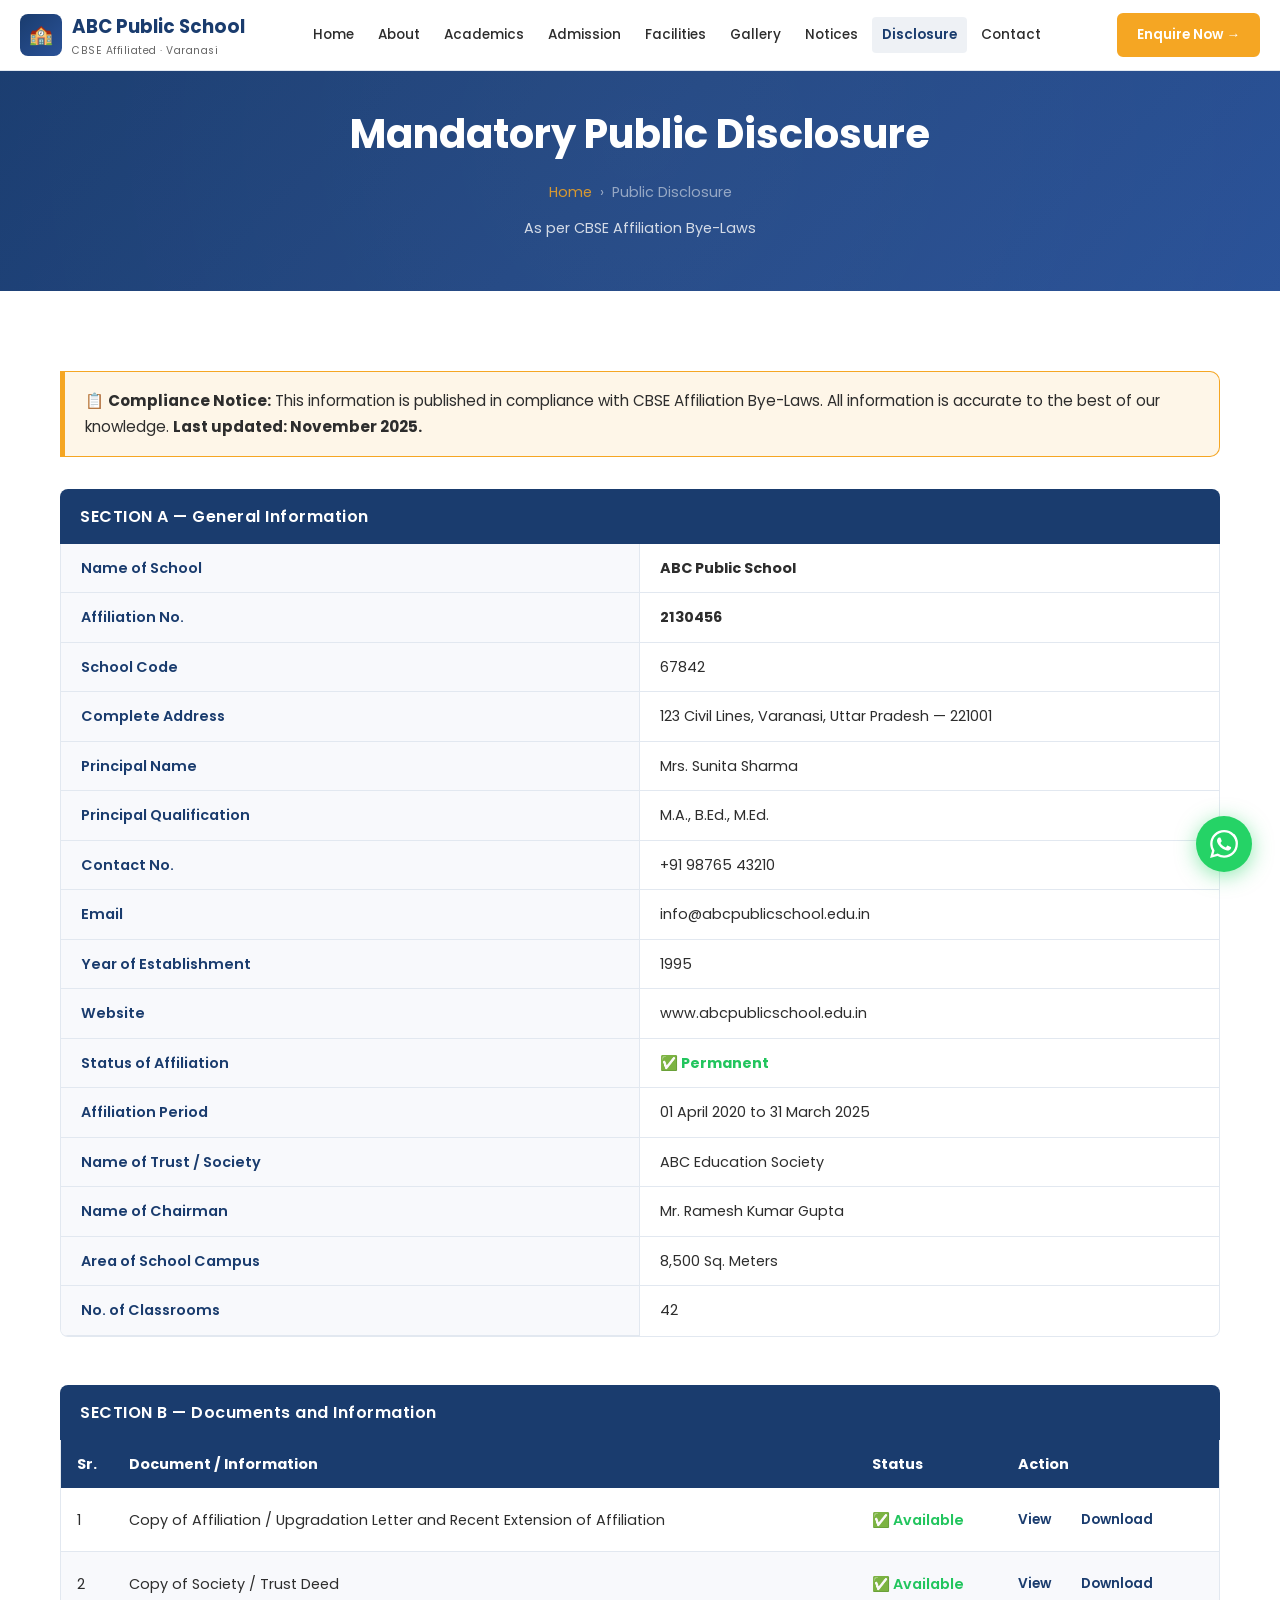
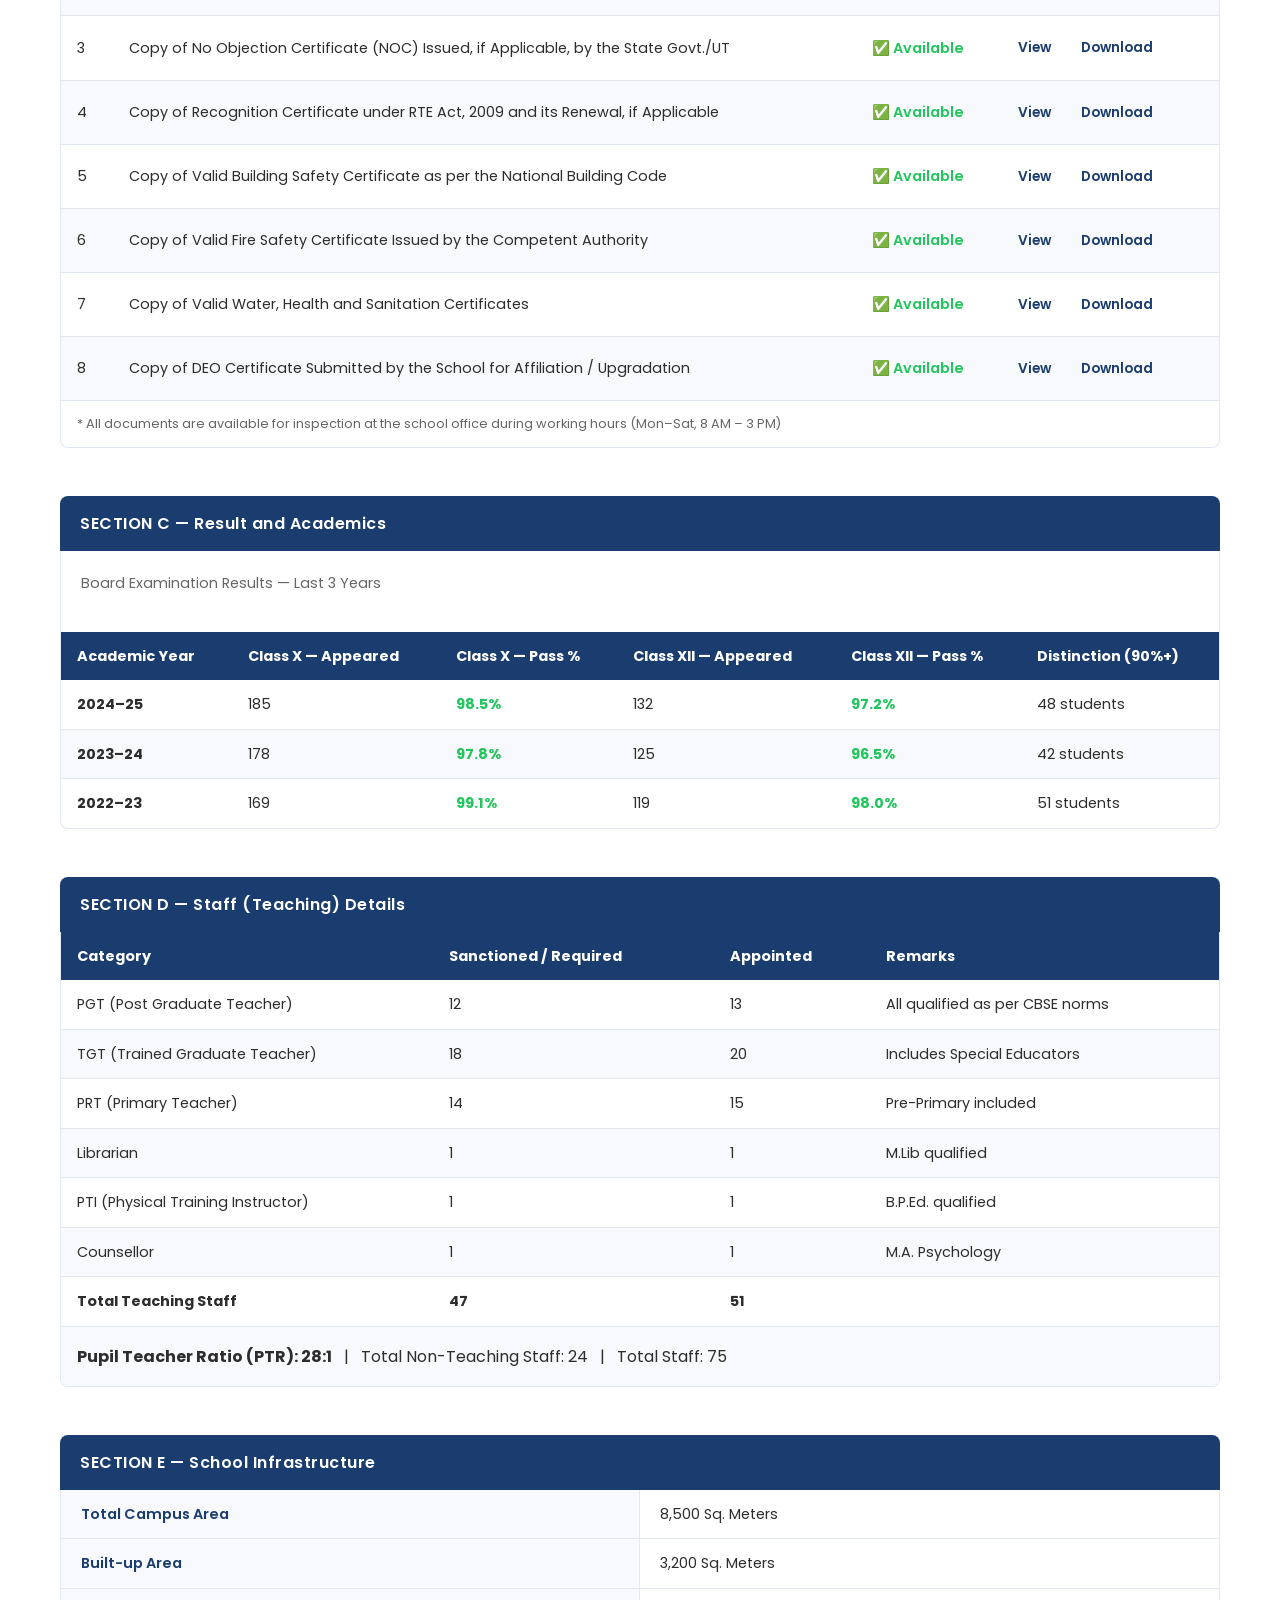
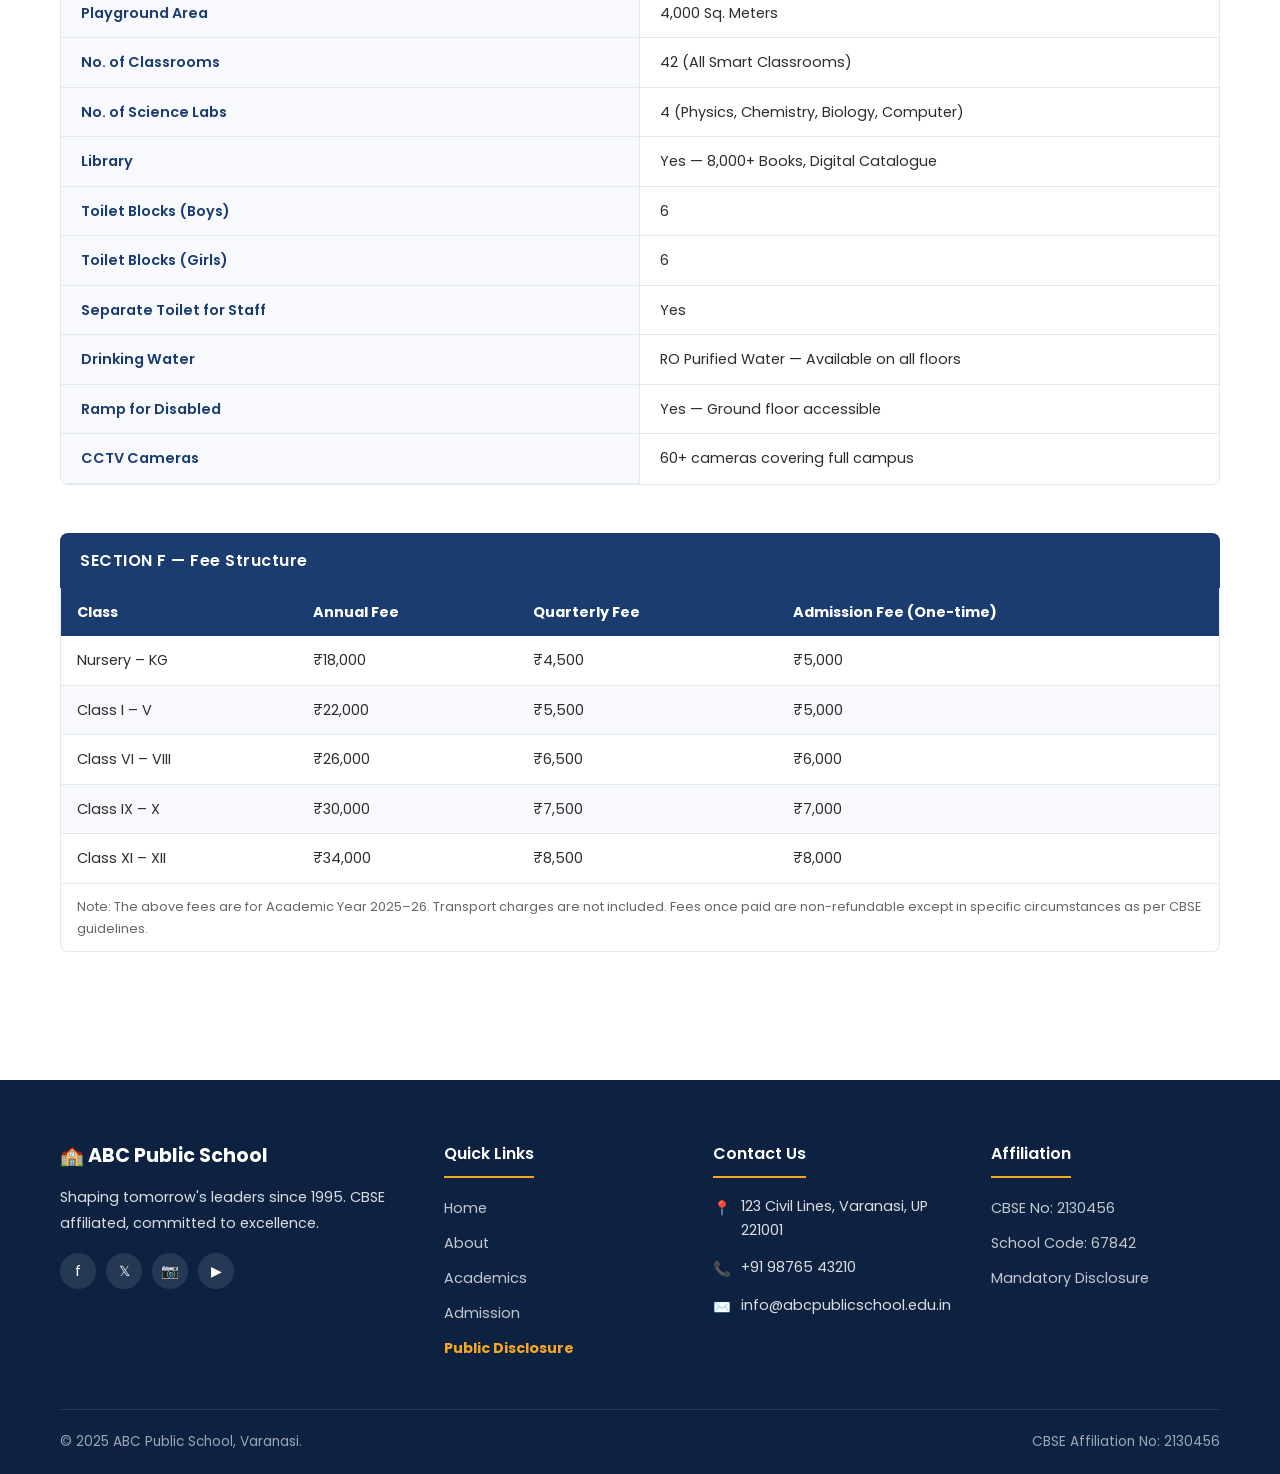
<file: disclosure.html>
<!DOCTYPE html>
<html lang="en">
<head>
  <meta charset="UTF-8" />
  <meta name="viewport" content="width=device-width, initial-scale=1.0" />
  <title>Mandatory Public Disclosure — ABC Public School, Varanasi</title>
  <meta name="description" content="CBSE Mandatory Public Disclosure for ABC Public School, Varanasi. Affiliation details, documents, results, staff, and infrastructure as per CBSE Affiliation Bye-Laws." />
  <link rel="stylesheet" href="style.css" />
</head>
<body>

  <!-- NAVBAR -->
  <nav class="navbar" id="navbar">
    <div class="nav-container">
      <a href="index.html" class="nav-logo">
        <div class="logo-icon">🏫</div>
        <div class="logo-text">ABC Public School<span>CBSE Affiliated · Varanasi</span></div>
      </a>
      <div class="nav-links">
        <a href="index.html">Home</a><a href="about.html">About</a><a href="academics.html">Academics</a>
        <a href="admission.html">Admission</a><a href="facilities.html">Facilities</a><a href="gallery.html">Gallery</a>
        <a href="notices.html">Notices</a>
        <a href="disclosure.html" class="active">Disclosure</a>
        <a href="contact.html">Contact</a>
      </div>
      <a href="enquiry.html" class="btn btn-accent btn-sm nav-enquire">Enquire Now →</a>
      <button class="hamburger" id="hamburger"><span></span><span></span><span></span></button>
    </div>
  </nav>
  <div class="mobile-nav" id="mobileNav">
    <a href="index.html">Home</a><a href="about.html">About</a><a href="academics.html">Academics</a>
    <a href="admission.html">Admission</a><a href="facilities.html">Facilities</a><a href="gallery.html">Gallery</a>
    <a href="notices.html">Notices</a><a href="disclosure.html" class="active">Disclosure</a><a href="contact.html">Contact</a>
    <a href="enquiry.html" class="mobile-enquire">Enquire Now →</a>
  </div>

  <!-- PAGE BANNER -->
  <div class="page-banner">
    <h1>Mandatory Public Disclosure</h1>
    <div class="breadcrumb"><a href="index.html">Home</a><span>›</span><span>Public Disclosure</span></div>
    <p style="margin-top:0.75rem;font-size:0.9rem;opacity:0.8;">As per CBSE Affiliation Bye-Laws</p>
  </div>

  <!-- DISCLOSURE CONTENT -->
  <section class="section-pad">
    <div class="container">

      <!-- Compliance Note -->
      <div class="disclosure-note">
        📋 <strong>Compliance Notice:</strong> This information is published in compliance with CBSE Affiliation Bye-Laws. All information is accurate to the best of our knowledge. <strong>Last updated: November 2025.</strong>
      </div>

      <!-- SECTION A: General Information -->
      <div class="disclosure-section">
        <div class="disclosure-section-title">SECTION A — General Information</div>
        <div class="disclosure-section-content">
          <div class="info-grid-2col">
            <div class="info-label">Name of School</div>
            <div class="info-value"><strong>ABC Public School</strong></div>
            <div class="info-label">Affiliation No.</div>
            <div class="info-value"><strong>2130456</strong></div>
            <div class="info-label">School Code</div>
            <div class="info-value">67842</div>
            <div class="info-label">Complete Address</div>
            <div class="info-value">123 Civil Lines, Varanasi, Uttar Pradesh — 221001</div>
            <div class="info-label">Principal Name</div>
            <div class="info-value">Mrs. Sunita Sharma</div>
            <div class="info-label">Principal Qualification</div>
            <div class="info-value">M.A., B.Ed., M.Ed.</div>
            <div class="info-label">Contact No.</div>
            <div class="info-value">+91 98765 43210</div>
            <div class="info-label">Email</div>
            <div class="info-value">info@abcpublicschool.edu.in</div>
            <div class="info-label">Year of Establishment</div>
            <div class="info-value">1995</div>
            <div class="info-label">Website</div>
            <div class="info-value">www.abcpublicschool.edu.in</div>
            <div class="info-label">Status of Affiliation</div>
            <div class="info-value"><span style="color:var(--success);font-weight:700;">✅ Permanent</span></div>
            <div class="info-label">Affiliation Period</div>
            <div class="info-value">01 April 2020 to 31 March 2025</div>
            <div class="info-label">Name of Trust / Society</div>
            <div class="info-value">ABC Education Society</div>
            <div class="info-label">Name of Chairman</div>
            <div class="info-value">Mr. Ramesh Kumar Gupta</div>
            <div class="info-label">Area of School Campus</div>
            <div class="info-value">8,500 Sq. Meters</div>
            <div class="info-label">No. of Classrooms</div>
            <div class="info-value">42</div>
          </div>
        </div>
      </div>

      <!-- SECTION B: Documents -->
      <div class="disclosure-section">
        <div class="disclosure-section-title">SECTION B — Documents and Information</div>
        <div class="disclosure-section-content">
          <table class="doc-table" style="width:100%;">
            <thead>
              <tr>
                <th style="width:50px;">Sr.</th>
                <th>Document / Information</th>
                <th>Status</th>
                <th>Action</th>
              </tr>
            </thead>
            <tbody>
              <tr>
                <td>1</td>
                <td>Copy of Affiliation / Upgradation Letter and Recent Extension of Affiliation</td>
                <td><span class="available-badge">✅ Available</span></td>
                <td><a href="#" class="view-link">View</a> <a href="#" class="download-link btn-sm">Download</a></td>
              </tr>
              <tr>
                <td>2</td>
                <td>Copy of Society / Trust Deed</td>
                <td><span class="available-badge">✅ Available</span></td>
                <td><a href="#" class="view-link">View</a> <a href="#" class="download-link btn-sm">Download</a></td>
              </tr>
              <tr>
                <td>3</td>
                <td>Copy of No Objection Certificate (NOC) Issued, if Applicable, by the State Govt./UT</td>
                <td><span class="available-badge">✅ Available</span></td>
                <td><a href="#" class="view-link">View</a> <a href="#" class="download-link btn-sm">Download</a></td>
              </tr>
              <tr>
                <td>4</td>
                <td>Copy of Recognition Certificate under RTE Act, 2009 and its Renewal, if Applicable</td>
                <td><span class="available-badge">✅ Available</span></td>
                <td><a href="#" class="view-link">View</a> <a href="#" class="download-link btn-sm">Download</a></td>
              </tr>
              <tr>
                <td>5</td>
                <td>Copy of Valid Building Safety Certificate as per the National Building Code</td>
                <td><span class="available-badge">✅ Available</span></td>
                <td><a href="#" class="view-link">View</a> <a href="#" class="download-link btn-sm">Download</a></td>
              </tr>
              <tr>
                <td>6</td>
                <td>Copy of Valid Fire Safety Certificate Issued by the Competent Authority</td>
                <td><span class="available-badge">✅ Available</span></td>
                <td><a href="#" class="view-link">View</a> <a href="#" class="download-link btn-sm">Download</a></td>
              </tr>
              <tr>
                <td>7</td>
                <td>Copy of Valid Water, Health and Sanitation Certificates</td>
                <td><span class="available-badge">✅ Available</span></td>
                <td><a href="#" class="view-link">View</a> <a href="#" class="download-link btn-sm">Download</a></td>
              </tr>
              <tr>
                <td>8</td>
                <td>Copy of DEO Certificate Submitted by the School for Affiliation / Upgradation</td>
                <td><span class="available-badge">✅ Available</span></td>
                <td><a href="#" class="view-link">View</a> <a href="#" class="download-link btn-sm">Download</a></td>
              </tr>
            </tbody>
          </table>
          <p style="padding:12px 16px;font-size:0.8rem;color:var(--text-light);border-top:1px solid var(--border);">* All documents are available for inspection at the school office during working hours (Mon–Sat, 8 AM – 3 PM)</p>
        </div>
      </div>

      <!-- SECTION C: Results -->
      <div class="disclosure-section">
        <div class="disclosure-section-title">SECTION C — Result and Academics</div>
        <div class="disclosure-section-content">
          <div style="padding:20px;">
            <p style="font-size:0.9rem;color:var(--text-light);margin-bottom:1rem;">Board Examination Results — Last 3 Years</p>
          </div>
          <table class="doc-table" style="width:100%;">
            <thead>
              <tr>
                <th>Academic Year</th>
                <th>Class X — Appeared</th>
                <th>Class X — Pass %</th>
                <th>Class XII — Appeared</th>
                <th>Class XII — Pass %</th>
                <th>Distinction (90%+)</th>
              </tr>
            </thead>
            <tbody>
              <tr>
                <td><strong>2024–25</strong></td>
                <td>185</td>
                <td><span style="color:var(--success);font-weight:700;">98.5%</span></td>
                <td>132</td>
                <td><span style="color:var(--success);font-weight:700;">97.2%</span></td>
                <td>48 students</td>
              </tr>
              <tr>
                <td><strong>2023–24</strong></td>
                <td>178</td>
                <td><span style="color:var(--success);font-weight:700;">97.8%</span></td>
                <td>125</td>
                <td><span style="color:var(--success);font-weight:700;">96.5%</span></td>
                <td>42 students</td>
              </tr>
              <tr>
                <td><strong>2022–23</strong></td>
                <td>169</td>
                <td><span style="color:var(--success);font-weight:700;">99.1%</span></td>
                <td>119</td>
                <td><span style="color:var(--success);font-weight:700;">98.0%</span></td>
                <td>51 students</td>
              </tr>
            </tbody>
          </table>
        </div>
      </div>

      <!-- SECTION D: Staff -->
      <div class="disclosure-section">
        <div class="disclosure-section-title">SECTION D — Staff (Teaching) Details</div>
        <div class="disclosure-section-content">
          <table class="doc-table" style="width:100%;">
            <thead>
              <tr>
                <th>Category</th>
                <th>Sanctioned / Required</th>
                <th>Appointed</th>
                <th>Remarks</th>
              </tr>
            </thead>
            <tbody>
              <tr><td>PGT (Post Graduate Teacher)</td><td>12</td><td>13</td><td>All qualified as per CBSE norms</td></tr>
              <tr><td>TGT (Trained Graduate Teacher)</td><td>18</td><td>20</td><td>Includes Special Educators</td></tr>
              <tr><td>PRT (Primary Teacher)</td><td>14</td><td>15</td><td>Pre-Primary included</td></tr>
              <tr><td>Librarian</td><td>1</td><td>1</td><td>M.Lib qualified</td></tr>
              <tr><td>PTI (Physical Training Instructor)</td><td>1</td><td>1</td><td>B.P.Ed. qualified</td></tr>
              <tr><td>Counsellor</td><td>1</td><td>1</td><td>M.A. Psychology</td></tr>
              <tr><td><strong>Total Teaching Staff</strong></td><td><strong>47</strong></td><td><strong>51</strong></td><td></td></tr>
            </tbody>
          </table>
          <div style="padding:16px;background:var(--bg-light);border-top:1px solid var(--border);">
            <strong>Pupil Teacher Ratio (PTR): 28:1</strong> &nbsp;&nbsp;|&nbsp;&nbsp; Total Non-Teaching Staff: 24 &nbsp;&nbsp;|&nbsp;&nbsp; Total Staff: 75
          </div>
        </div>
      </div>

      <!-- SECTION E: Infrastructure -->
      <div class="disclosure-section">
        <div class="disclosure-section-title">SECTION E — School Infrastructure</div>
        <div class="disclosure-section-content">
          <div class="info-grid-2col">
            <div class="info-label">Total Campus Area</div><div class="info-value">8,500 Sq. Meters</div>
            <div class="info-label">Built-up Area</div><div class="info-value">3,200 Sq. Meters</div>
            <div class="info-label">Playground Area</div><div class="info-value">4,000 Sq. Meters</div>
            <div class="info-label">No. of Classrooms</div><div class="info-value">42 (All Smart Classrooms)</div>
            <div class="info-label">No. of Science Labs</div><div class="info-value">4 (Physics, Chemistry, Biology, Computer)</div>
            <div class="info-label">Library</div><div class="info-value">Yes — 8,000+ Books, Digital Catalogue</div>
            <div class="info-label">Toilet Blocks (Boys)</div><div class="info-value">6</div>
            <div class="info-label">Toilet Blocks (Girls)</div><div class="info-value">6</div>
            <div class="info-label">Separate Toilet for Staff</div><div class="info-value">Yes</div>
            <div class="info-label">Drinking Water</div><div class="info-value">RO Purified Water — Available on all floors</div>
            <div class="info-label">Ramp for Disabled</div><div class="info-value">Yes — Ground floor accessible</div>
            <div class="info-label">CCTV Cameras</div><div class="info-value">60+ cameras covering full campus</div>
          </div>
        </div>
      </div>

      <!-- SECTION F: Fee Structure -->
      <div class="disclosure-section">
        <div class="disclosure-section-title">SECTION F — Fee Structure</div>
        <div class="disclosure-section-content">
          <table class="doc-table" style="width:100%;">
            <thead>
              <tr>
                <th style="text-align:left;">Class</th>
                <th>Annual Fee</th>
                <th>Quarterly Fee</th>
                <th>Admission Fee (One-time)</th>
              </tr>
            </thead>
            <tbody>
              <tr><td>Nursery – KG</td><td>₹18,000</td><td>₹4,500</td><td>₹5,000</td></tr>
              <tr><td>Class I – V</td><td>₹22,000</td><td>₹5,500</td><td>₹5,000</td></tr>
              <tr><td>Class VI – VIII</td><td>₹26,000</td><td>₹6,500</td><td>₹6,000</td></tr>
              <tr><td>Class IX – X</td><td>₹30,000</td><td>₹7,500</td><td>₹7,000</td></tr>
              <tr><td>Class XI – XII</td><td>₹34,000</td><td>₹8,500</td><td>₹8,000</td></tr>
            </tbody>
          </table>
          <p style="padding:12px 16px;font-size:0.8rem;color:var(--text-light);border-top:1px solid var(--border);">Note: The above fees are for Academic Year 2025–26. Transport charges are not included. Fees once paid are non-refundable except in specific circumstances as per CBSE guidelines.</p>
        </div>
      </div>

    </div>
  </section>

  <!-- FOOTER -->
  <footer>
    <div class="container">
      <div class="footer-grid">
        <div class="footer-brand">
          <div class="footer-logo">🏫 ABC Public School</div>
          <p>Shaping tomorrow's leaders since 1995. CBSE affiliated, committed to excellence.</p>
          <div class="footer-socials"><a href="#" class="social-btn">f</a><a href="#" class="social-btn">𝕏</a><a href="#" class="social-btn">📷</a><a href="#" class="social-btn">▶</a></div>
        </div>
        <div class="footer-col">
          <h4>Quick Links</h4>
          <ul><li><a href="index.html">Home</a></li><li><a href="about.html">About</a></li><li><a href="academics.html">Academics</a></li><li><a href="admission.html">Admission</a></li><li><a href="disclosure.html"><strong style="color:var(--accent);">Public Disclosure</strong></a></li></ul>
        </div>
        <div class="footer-col">
          <h4>Contact Us</h4>
          <div class="contact-item"><span class="ci-icon">📍</span><span>123 Civil Lines, Varanasi, UP 221001</span></div>
          <div class="contact-item"><span class="ci-icon">📞</span><span>+91 98765 43210</span></div>
          <div class="contact-item"><span class="ci-icon">✉️</span><span>info@abcpublicschool.edu.in</span></div>
        </div>
        <div class="footer-col">
          <h4>Affiliation</h4>
          <ul><li><a href="#">CBSE No: 2130456</a></li><li><a href="#">School Code: 67842</a></li><li><a href="disclosure.html">Mandatory Disclosure</a></li></ul>
        </div>
      </div>
      <div class="footer-bottom"><span>© 2025 ABC Public School, Varanasi.</span><span>CBSE Affiliation No: 2130456</span></div>
    </div>
  </footer>
  <a href="https://wa.me/919876543210?text=Hello%2C+I+need+admission+information" class="whatsapp-float" target="_blank" rel="noopener">
    <svg width="28" height="28" viewBox="0 0 24 24" fill="white"><path d="M17.472 14.382c-.297-.149-1.758-.867-2.03-.967-.273-.099-.471-.148-.67.15-.197.297-.767.966-.94 1.164-.173.199-.347.223-.644.075-.297-.15-1.255-.463-2.39-1.475-.883-.788-1.48-1.761-1.653-2.059-.173-.297-.018-.458.13-.606.134-.133.298-.347.446-.52.149-.174.198-.298.298-.497.099-.198.05-.371-.025-.52-.075-.149-.669-1.612-.916-2.207-.242-.579-.487-.5-.669-.51-.173-.008-.371-.01-.57-.01-.198 0-.52.074-.792.372-.272.297-1.04 1.016-1.04 2.479 0 1.462 1.065 2.875 1.213 3.074.149.198 2.096 3.2 5.077 4.487.709.306 1.262.489 1.694.625.712.227 1.36.195 1.871.118.571-.085 1.758-.719 2.006-1.413.248-.694.248-1.289.173-1.413-.074-.124-.272-.198-.57-.347m-5.421 7.403h-.004a9.87 9.87 0 01-5.031-1.378l-.361-.214-3.741.982.998-3.648-.235-.374a9.86 9.86 0 01-1.51-5.26c.001-5.45 4.436-9.884 9.888-9.884 2.64 0 5.122 1.03 6.988 2.898a9.825 9.825 0 012.893 6.994c-.003 5.45-4.437 9.884-9.885 9.884m8.413-18.297A11.815 11.815 0 0012.05 0C5.495 0 .16 5.335.157 11.892c0 2.096.547 4.142 1.588 5.945L.057 24l6.305-1.654a11.882 11.882 0 005.683 1.448h.005c6.554 0 11.89-5.335 11.893-11.893A11.821 11.821 0 0020.885 3.49"/></svg>
  </a>
  <script src="main.js"></script>
</body>
</html>
</file>
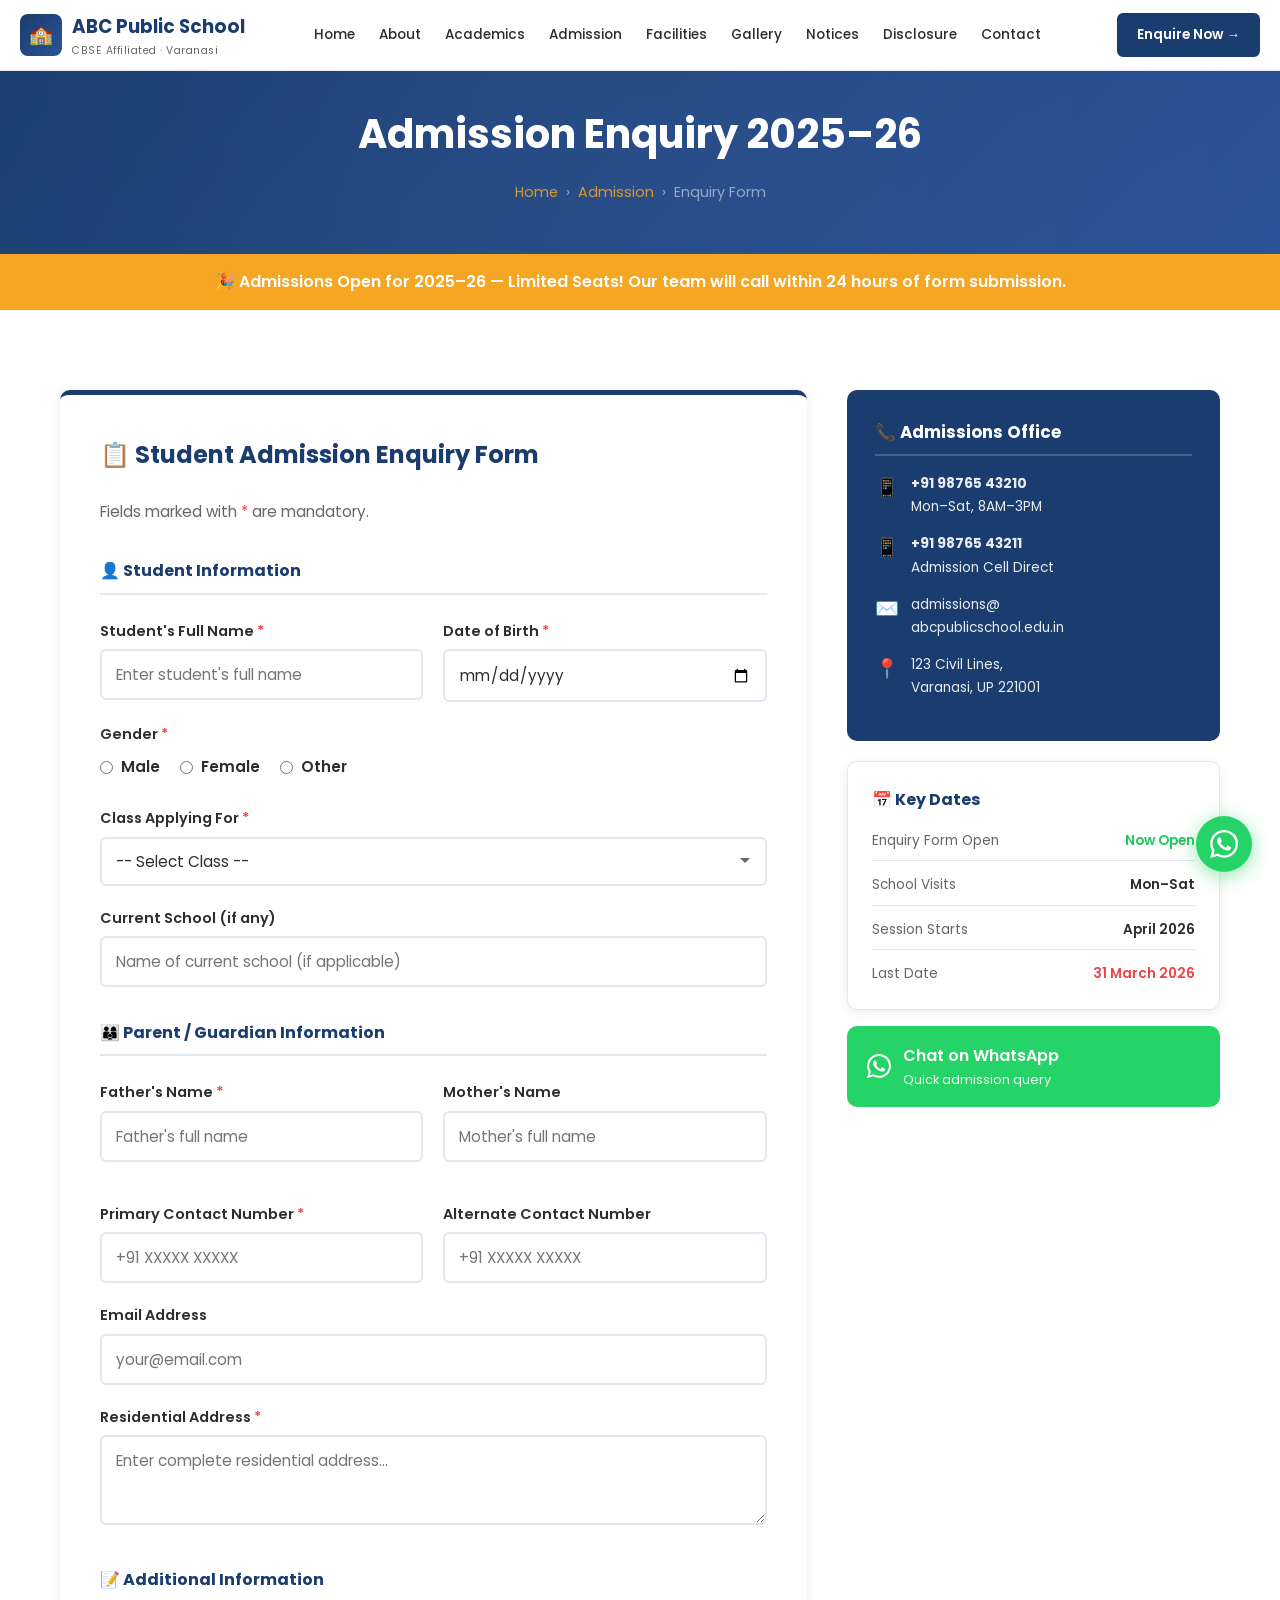
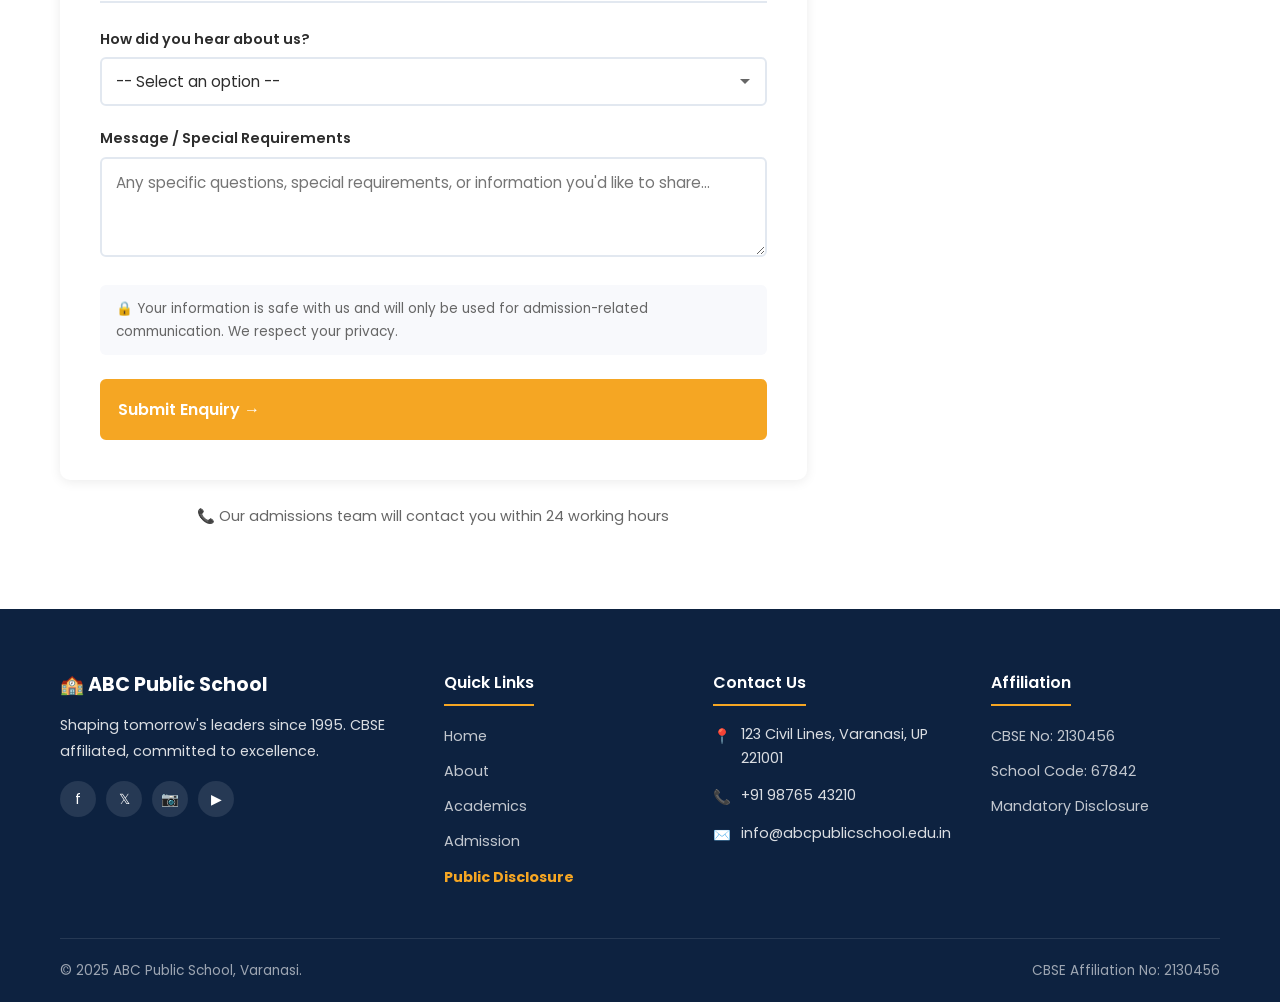
<file: enquiry.html>
<!DOCTYPE html>
<html lang="en">
<head>
  <meta charset="UTF-8" />
  <meta name="viewport" content="width=device-width, initial-scale=1.0" />
  <title>Admission Enquiry 2025–26 — ABC Public School, Varanasi</title>
  <meta name="description" content="Apply for admission at ABC Public School, Varanasi for 2025–26. Fill our online enquiry form for Classes Nursery to XII. Our team will contact you within 24 hours." />
  <link rel="stylesheet" href="style.css" />
</head>
<body>

  <!-- NAVBAR -->
  <nav class="navbar" id="navbar">
    <div class="nav-container">
      <a href="index.html" class="nav-logo">
        <div class="logo-icon">🏫</div>
        <div class="logo-text">ABC Public School<span>CBSE Affiliated · Varanasi</span></div>
      </a>
      <div class="nav-links">
        <a href="index.html">Home</a><a href="about.html">About</a><a href="academics.html">Academics</a>
        <a href="admission.html">Admission</a><a href="facilities.html">Facilities</a><a href="gallery.html">Gallery</a>
        <a href="notices.html">Notices</a><a href="disclosure.html">Disclosure</a><a href="contact.html">Contact</a>
      </div>
      <a href="enquiry.html" class="btn btn-accent btn-sm nav-enquire active-enquire" style="background:var(--primary);border-color:var(--primary);">Enquire Now →</a>
      <button class="hamburger" id="hamburger"><span></span><span></span><span></span></button>
    </div>
  </nav>
  <div class="mobile-nav" id="mobileNav">
    <a href="index.html">Home</a><a href="about.html">About</a><a href="academics.html">Academics</a>
    <a href="admission.html">Admission</a><a href="facilities.html">Facilities</a><a href="gallery.html">Gallery</a>
    <a href="notices.html">Notices</a><a href="disclosure.html">Disclosure</a><a href="contact.html">Contact</a>
    <a href="enquiry.html" class="mobile-enquire">Enquire Now →</a>
  </div>

  <!-- PAGE BANNER -->
  <div class="page-banner">
    <h1>Admission Enquiry 2025–26</h1>
    <div class="breadcrumb">
      <a href="index.html">Home</a><span>›</span><a href="admission.html">Admission</a><span>›</span><span>Enquiry Form</span>
    </div>
  </div>

  <!-- ADMISSION BANNER STRIP -->
  <div style="background:var(--accent);padding:14px;text-align:center;">
    <p style="color:var(--white);font-weight:600;">🎉 Admissions Open for 2025–26 — Limited Seats! Our team will call within 24 hours of form submission.</p>
  </div>

  <!-- ENQUIRY FORM -->
  <section class="section-pad">
    <div class="container">
      <div class="enquiry-layout">

        <!-- MAIN FORM -->
        <div>
          <div class="enquiry-form" id="enquiryFormWrapper">
            <h2>📋 Student Admission Enquiry Form</h2>
            <p style="color:var(--text-light);margin-bottom:2rem;font-size:0.95rem;">Fields marked with <span class="form-required">*</span> are mandatory.</p>

            <form id="enquiryForm" action="https://formspree.io/f/demo" method="POST">

              <!-- Student Info -->
              <h4 style="color:var(--primary);border-bottom:2px solid var(--border);padding-bottom:8px;margin-bottom:1.5rem;">👤 Student Information</h4>
              <div class="form-grid-2">
                <div class="form-group">
                  <label for="studentName">Student's Full Name <span class="form-required">*</span></label>
                  <input type="text" id="studentName" name="studentName" placeholder="Enter student's full name" required />
                </div>
                <div class="form-group">
                  <label for="dob">Date of Birth <span class="form-required">*</span></label>
                  <input type="date" id="dob" name="dob" required />
                </div>
              </div>

              <div class="form-group">
                <label>Gender <span class="form-required">*</span></label>
                <div class="radio-group" style="margin-top:8px;">
                  <label><input type="radio" name="gender" value="Male" required /> Male</label>
                  <label><input type="radio" name="gender" value="Female" /> Female</label>
                  <label><input type="radio" name="gender" value="Other" /> Other</label>
                </div>
              </div>

              <div class="form-group">
                <label for="classApplying">Class Applying For <span class="form-required">*</span></label>
                <select id="classApplying" name="classApplying" required>
                  <option value="">-- Select Class --</option>
                  <option>Nursery</option>
                  <option>LKG</option>
                  <option>UKG</option>
                  <option>Class I</option>
                  <option>Class II</option>
                  <option>Class III</option>
                  <option>Class IV</option>
                  <option>Class V</option>
                  <option>Class VI</option>
                  <option>Class VII</option>
                  <option>Class VIII</option>
                  <option>Class IX</option>
                  <option>Class X</option>
                  <option>Class XI — Science</option>
                  <option>Class XI — Commerce</option>
                  <option>Class XII — Science</option>
                  <option>Class XII — Commerce</option>
                </select>
              </div>

              <div class="form-group">
                <label for="currentSchool">Current School (if any)</label>
                <input type="text" id="currentSchool" name="currentSchool" placeholder="Name of current school (if applicable)" />
              </div>

              <!-- Parent Info -->
              <h4 style="color:var(--primary);border-bottom:2px solid var(--border);padding-bottom:8px;margin-bottom:1.5rem;margin-top:2rem;">👨‍👩‍👦 Parent / Guardian Information</h4>
              <div class="form-grid-2">
                <div class="form-group">
                  <label for="fatherName">Father's Name <span class="form-required">*</span></label>
                  <input type="text" id="fatherName" name="fatherName" placeholder="Father's full name" required />
                </div>
                <div class="form-group">
                  <label for="motherName">Mother's Name</label>
                  <input type="text" id="motherName" name="motherName" placeholder="Mother's full name" />
                </div>
                <div class="form-group">
                  <label for="primaryPhone">Primary Contact Number <span class="form-required">*</span></label>
                  <input type="tel" id="primaryPhone" name="primaryPhone" placeholder="+91 XXXXX XXXXX" required />
                </div>
                <div class="form-group">
                  <label for="altPhone">Alternate Contact Number</label>
                  <input type="tel" id="altPhone" name="altPhone" placeholder="+91 XXXXX XXXXX" />
                </div>
              </div>

              <div class="form-group">
                <label for="emailAddress">Email Address</label>
                <input type="email" id="emailAddress" name="emailAddress" placeholder="your@email.com" />
              </div>

              <div class="form-group">
                <label for="address">Residential Address <span class="form-required">*</span></label>
                <textarea id="address" name="address" placeholder="Enter complete residential address..." required style="min-height:90px;"></textarea>
              </div>

              <!-- Additional Info -->
              <h4 style="color:var(--primary);border-bottom:2px solid var(--border);padding-bottom:8px;margin-bottom:1.5rem;margin-top:2rem;">📝 Additional Information</h4>
              <div class="form-group">
                <label for="howHeard">How did you hear about us?</label>
                <select id="howHeard" name="howHeard">
                  <option value="">-- Select an option --</option>
                  <option>Google Search</option>
                  <option>Friend / Family Referral</option>
                  <option>School Banner / Hoarding</option>
                  <option>Social Media (Facebook/Instagram)</option>
                  <option>Newspaper Advertisement</option>
                  <option>WhatsApp / SMS</option>
                  <option>Other</option>
                </select>
              </div>

              <div class="form-group">
                <label for="message">Message / Special Requirements</label>
                <textarea id="message" name="message" placeholder="Any specific questions, special requirements, or information you'd like to share..." style="min-height:100px;"></textarea>
              </div>

              <!-- Privacy Note -->
              <div style="background:var(--bg-light);border-radius:6px;padding:12px 16px;margin-bottom:1.5rem;font-size:0.85rem;color:var(--text-light);">
                🔒 Your information is safe with us and will only be used for admission-related communication. We respect your privacy.
              </div>

              <button type="submit" class="btn btn-accent" id="submitBtn" style="width:100%;font-size:1rem;padding:16px;">
                Submit Enquiry →
              </button>
            </form>

            <!-- SUCCESS MESSAGE -->
            <div class="success-message" id="successMessage">
              <div style="font-size:3rem;margin-bottom:0.75rem;">✅</div>
              <h4>Enquiry Submitted Successfully!</h4>
              <p style="color:var(--text-light);margin-top:0.5rem;">Thank you for your interest in ABC Public School. Our admissions team will contact you at the provided number within <strong>24 working hours</strong>.</p>
              <p style="margin-top:1rem;font-size:0.9rem;color:var(--text-light);">For immediate assistance, call us at <a href="tel:+919876543210" style="color:var(--primary);font-weight:700;">+91 98765 43210</a></p>
              <a href="index.html" class="btn btn-primary" style="margin-top:1.5rem;">← Back to Home</a>
            </div>
          </div>

          <p style="text-align:center;color:var(--text-light);font-size:0.9rem;margin-top:1.5rem;">📞 Our admissions team will contact you within 24 working hours</p>
        </div>

        <!-- SIDEBAR -->
        <div class="enquiry-sidebar">

          <!-- Contact Info Card -->
          <div class="sidebar-card">
            <h4>📞 Admissions Office</h4>
            <div class="sidebar-info">
              <span class="si-icon">📱</span>
              <p><strong>+91 98765 43210</strong><br>Mon–Sat, 8AM–3PM</p>
            </div>
            <div class="sidebar-info">
              <span class="si-icon">📱</span>
              <p><strong>+91 98765 43211</strong><br>Admission Cell Direct</p>
            </div>
            <div class="sidebar-info">
              <span class="si-icon">✉️</span>
              <p>admissions@<br>abcpublicschool.edu.in</p>
            </div>
            <div class="sidebar-info">
              <span class="si-icon">📍</span>
              <p>123 Civil Lines,<br>Varanasi, UP 221001</p>
            </div>
          </div>

          <!-- Quick Info -->
          <div style="background:var(--white);border:1px solid var(--border);border-radius:var(--radius);padding:24px;box-shadow:var(--shadow);">
            <h4 style="color:var(--primary);font-weight:700;margin-bottom:1rem;">📅 Key Dates</h4>
            <div style="display:flex;flex-direction:column;gap:12px;">
              <div style="display:flex;justify-content:space-between;font-size:0.85rem;padding-bottom:8px;border-bottom:1px solid var(--border);">
                <span style="color:var(--text-light);">Enquiry Form Open</span>
                <span style="font-weight:600;color:var(--success);">Now Open</span>
              </div>
              <div style="display:flex;justify-content:space-between;font-size:0.85rem;padding-bottom:8px;border-bottom:1px solid var(--border);">
                <span style="color:var(--text-light);">School Visits</span>
                <span style="font-weight:600;">Mon–Sat</span>
              </div>
              <div style="display:flex;justify-content:space-between;font-size:0.85rem;padding-bottom:8px;border-bottom:1px solid var(--border);">
                <span style="color:var(--text-light);">Session Starts</span>
                <span style="font-weight:600;">April 2026</span>
              </div>
              <div style="display:flex;justify-content:space-between;font-size:0.85rem;">
                <span style="color:var(--text-light);">Last Date</span>
                <span style="font-weight:600;color:#ef4444;">31 March 2026</span>
              </div>
            </div>
          </div>

          <!-- WhatsApp CTA -->
          <a href="https://wa.me/919876543210?text=Hello%2C+I+am+interested+in+admission+for+2025-26" target="_blank" rel="noopener"
            style="display:flex;align-items:center;gap:12px;background:#25D366;color:var(--white);border-radius:var(--radius);padding:16px 20px;margin-top:16px;font-weight:600;transition:var(--transition);"
            onmouseover="this.style.background='#1ebe5d'" onmouseout="this.style.background='#25D366'">
            <svg width="24" height="24" viewBox="0 0 24 24" fill="white"><path d="M17.472 14.382c-.297-.149-1.758-.867-2.03-.967-.273-.099-.471-.148-.67.15-.197.297-.767.966-.94 1.164-.173.199-.347.223-.644.075-.297-.15-1.255-.463-2.39-1.475-.883-.788-1.48-1.761-1.653-2.059-.173-.297-.018-.458.13-.606.134-.133.298-.347.446-.52.149-.174.198-.298.298-.497.099-.198.05-.371-.025-.52-.075-.149-.669-1.612-.916-2.207-.242-.579-.487-.5-.669-.51-.173-.008-.371-.01-.57-.01-.198 0-.52.074-.792.372-.272.297-1.04 1.016-1.04 2.479 0 1.462 1.065 2.875 1.213 3.074.149.198 2.096 3.2 5.077 4.487.709.306 1.262.489 1.694.625.712.227 1.36.195 1.871.118.571-.085 1.758-.719 2.006-1.413.248-.694.248-1.289.173-1.413-.074-.124-.272-.198-.57-.347m-5.421 7.403h-.004a9.87 9.87 0 01-5.031-1.378l-.361-.214-3.741.982.998-3.648-.235-.374a9.86 9.86 0 01-1.51-5.26c.001-5.45 4.436-9.884 9.888-9.884 2.64 0 5.122 1.03 6.988 2.898a9.825 9.825 0 012.893 6.994c-.003 5.45-4.437 9.884-9.885 9.884m8.413-18.297A11.815 11.815 0 0012.05 0C5.495 0 .16 5.335.157 11.892c0 2.096.547 4.142 1.588 5.945L.057 24l6.305-1.654a11.882 11.882 0 005.683 1.448h.005c6.554 0 11.89-5.335 11.893-11.893A11.821 11.821 0 0020.885 3.49"/></svg>
            <div>
              <div>Chat on WhatsApp</div>
              <div style="font-size:0.8rem;opacity:0.9;font-weight:400;">Quick admission query</div>
            </div>
          </a>
        </div>
      </div>
    </div>
  </section>

  <!-- FOOTER -->
  <footer>
    <div class="container">
      <div class="footer-grid">
        <div class="footer-brand">
          <div class="footer-logo">🏫 ABC Public School</div>
          <p>Shaping tomorrow's leaders since 1995. CBSE affiliated, committed to excellence.</p>
          <div class="footer-socials"><a href="#" class="social-btn">f</a><a href="#" class="social-btn">𝕏</a><a href="#" class="social-btn">📷</a><a href="#" class="social-btn">▶</a></div>
        </div>
        <div class="footer-col">
          <h4>Quick Links</h4>
          <ul><li><a href="index.html">Home</a></li><li><a href="about.html">About</a></li><li><a href="academics.html">Academics</a></li><li><a href="admission.html">Admission</a></li><li><a href="disclosure.html"><strong style="color:var(--accent);">Public Disclosure</strong></a></li></ul>
        </div>
        <div class="footer-col">
          <h4>Contact Us</h4>
          <div class="contact-item"><span class="ci-icon">📍</span><span>123 Civil Lines, Varanasi, UP 221001</span></div>
          <div class="contact-item"><span class="ci-icon">📞</span><span>+91 98765 43210</span></div>
          <div class="contact-item"><span class="ci-icon">✉️</span><span>info@abcpublicschool.edu.in</span></div>
        </div>
        <div class="footer-col">
          <h4>Affiliation</h4>
          <ul><li><a href="#">CBSE No: 2130456</a></li><li><a href="#">School Code: 67842</a></li><li><a href="disclosure.html">Mandatory Disclosure</a></li></ul>
        </div>
      </div>
      <div class="footer-bottom"><span>© 2025 ABC Public School, Varanasi.</span><span>CBSE Affiliation No: 2130456</span></div>
    </div>
  </footer>
  <a href="https://wa.me/919876543210?text=Hello%2C+I+need+admission+information" class="whatsapp-float" target="_blank" rel="noopener">
    <svg width="28" height="28" viewBox="0 0 24 24" fill="white"><path d="M17.472 14.382c-.297-.149-1.758-.867-2.03-.967-.273-.099-.471-.148-.67.15-.197.297-.767.966-.94 1.164-.173.199-.347.223-.644.075-.297-.15-1.255-.463-2.39-1.475-.883-.788-1.48-1.761-1.653-2.059-.173-.297-.018-.458.13-.606.134-.133.298-.347.446-.52.149-.174.198-.298.298-.497.099-.198.05-.371-.025-.52-.075-.149-.669-1.612-.916-2.207-.242-.579-.487-.5-.669-.51-.173-.008-.371-.01-.57-.01-.198 0-.52.074-.792.372-.272.297-1.04 1.016-1.04 2.479 0 1.462 1.065 2.875 1.213 3.074.149.198 2.096 3.2 5.077 4.487.709.306 1.262.489 1.694.625.712.227 1.36.195 1.871.118.571-.085 1.758-.719 2.006-1.413.248-.694.248-1.289.173-1.413-.074-.124-.272-.198-.57-.347m-5.421 7.403h-.004a9.87 9.87 0 01-5.031-1.378l-.361-.214-3.741.982.998-3.648-.235-.374a9.86 9.86 0 01-1.51-5.26c.001-5.45 4.436-9.884 9.888-9.884 2.64 0 5.122 1.03 6.988 2.898a9.825 9.825 0 012.893 6.994c-.003 5.45-4.437 9.884-9.885 9.884m8.413-18.297A11.815 11.815 0 0012.05 0C5.495 0 .16 5.335.157 11.892c0 2.096.547 4.142 1.588 5.945L.057 24l6.305-1.654a11.882 11.882 0 005.683 1.448h.005c6.554 0 11.89-5.335 11.893-11.893A11.821 11.821 0 0020.885 3.49"/></svg>
  </a>
  <script src="main.js"></script>
</body>
</html>
</file>
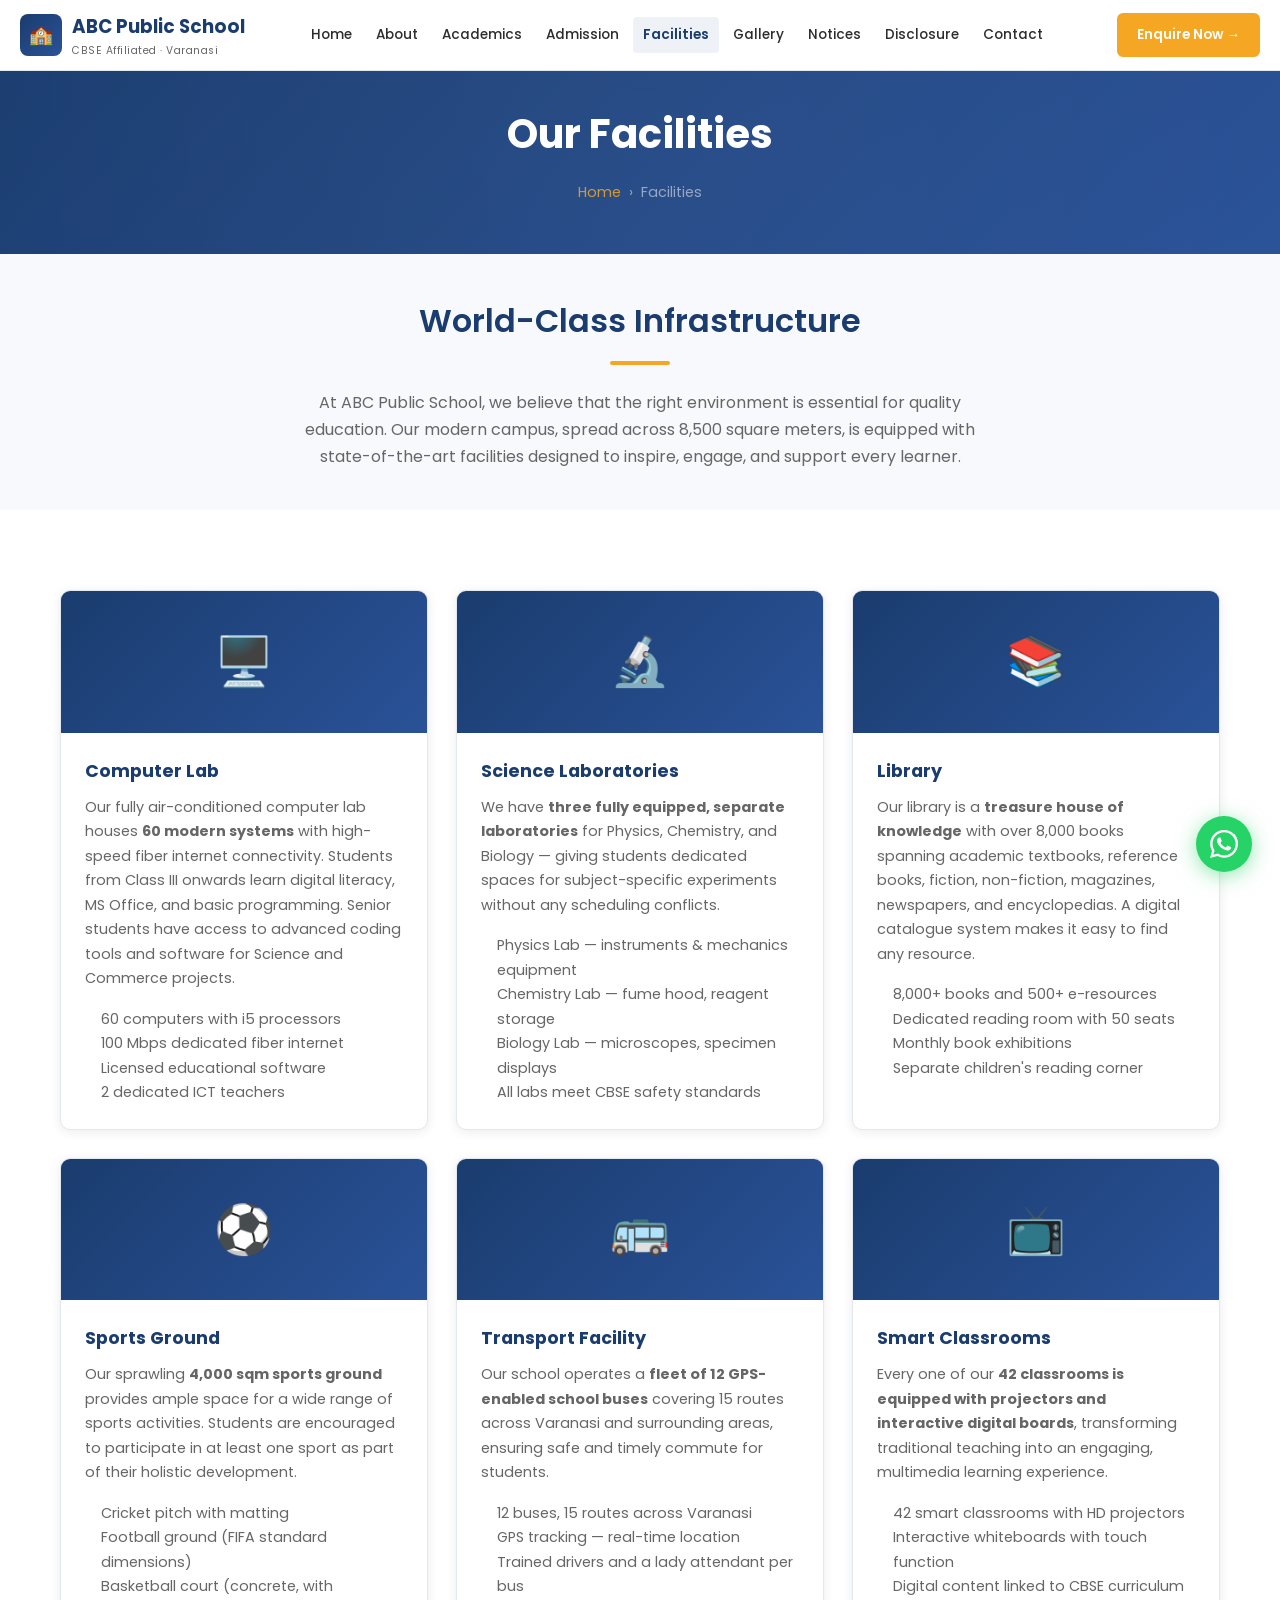
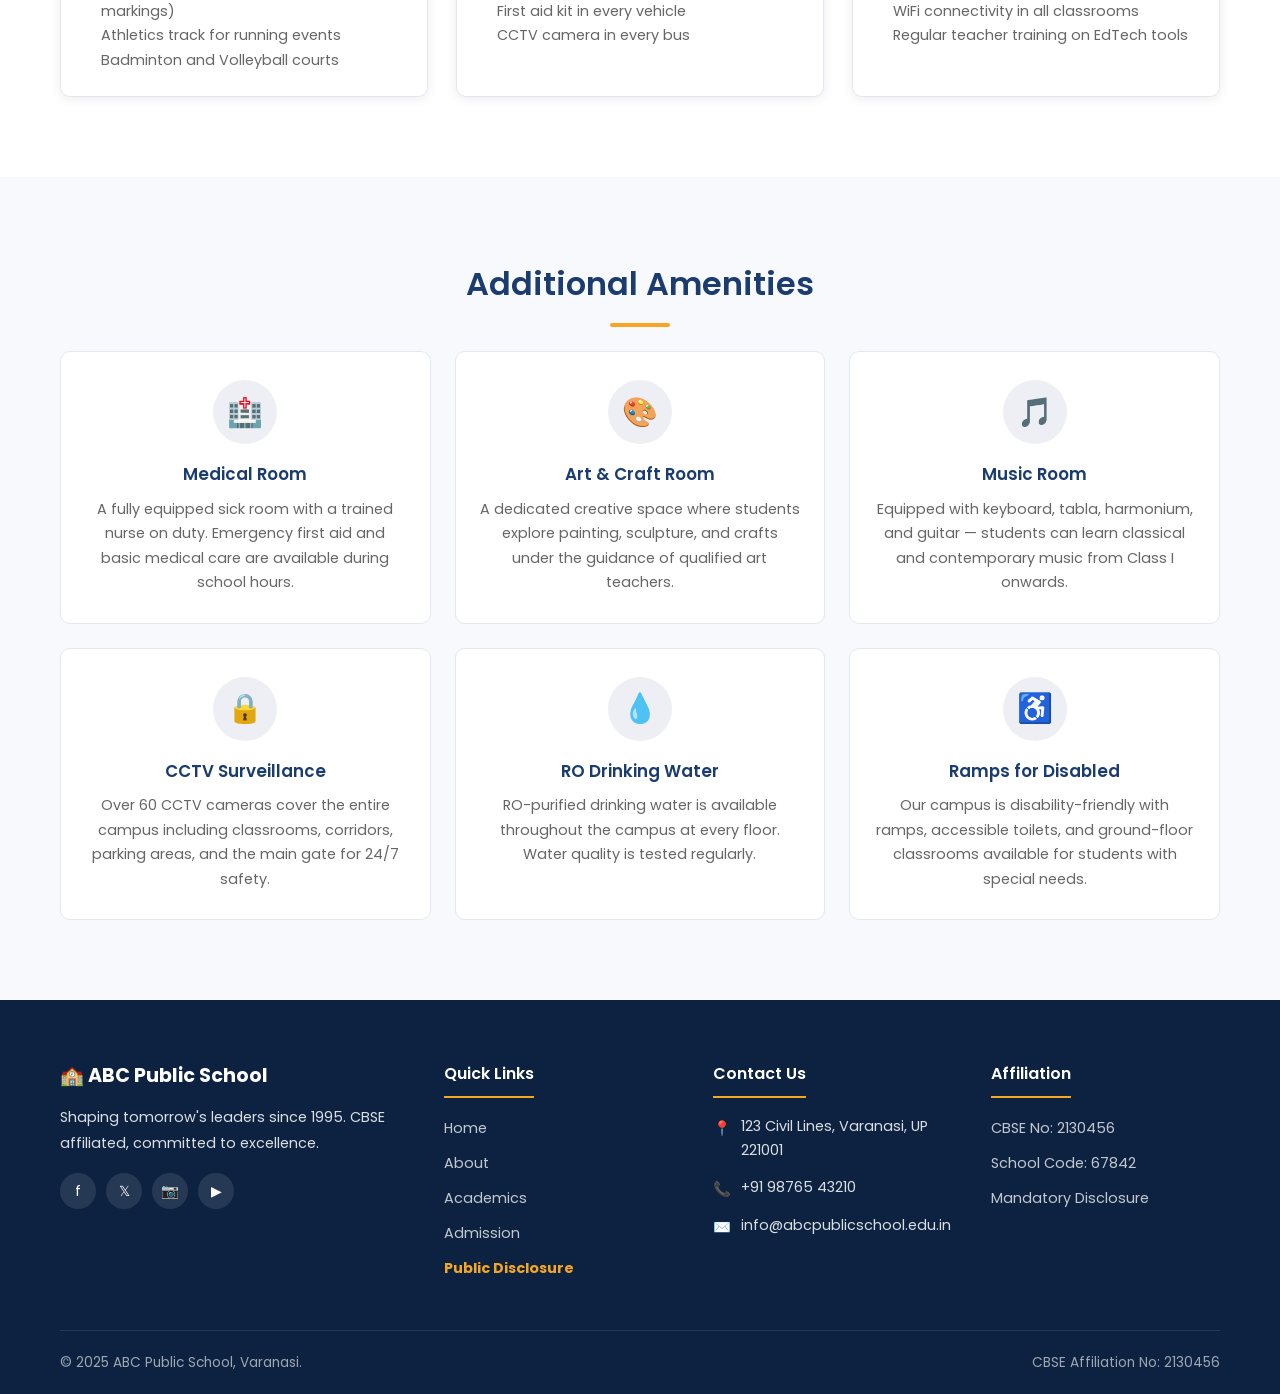
<file: facilities.html>
<!DOCTYPE html>
<html lang="en">
<head>
  <meta charset="UTF-8" />
  <meta name="viewport" content="width=device-width, initial-scale=1.0" />
  <title>Facilities — ABC Public School, Varanasi</title>
  <meta name="description" content="Explore world-class facilities at ABC Public School — Computer Lab, Science Labs, Library, Sports Ground, Transport, and Smart Classrooms." />
  <link rel="stylesheet" href="style.css" />
</head>
<body>

  <!-- NAVBAR -->
  <nav class="navbar" id="navbar">
    <div class="nav-container">
      <a href="index.html" class="nav-logo">
        <div class="logo-icon">🏫</div>
        <div class="logo-text">ABC Public School<span>CBSE Affiliated · Varanasi</span></div>
      </a>
      <div class="nav-links">
        <a href="index.html">Home</a><a href="about.html">About</a><a href="academics.html">Academics</a>
        <a href="admission.html">Admission</a>
        <a href="facilities.html" class="active">Facilities</a>
        <a href="gallery.html">Gallery</a><a href="notices.html">Notices</a>
        <a href="disclosure.html">Disclosure</a><a href="contact.html">Contact</a>
      </div>
      <a href="enquiry.html" class="btn btn-accent btn-sm nav-enquire">Enquire Now →</a>
      <button class="hamburger" id="hamburger"><span></span><span></span><span></span></button>
    </div>
  </nav>
  <div class="mobile-nav" id="mobileNav">
    <a href="index.html">Home</a><a href="about.html">About</a><a href="academics.html">Academics</a>
    <a href="admission.html">Admission</a><a href="facilities.html" class="active">Facilities</a>
    <a href="gallery.html">Gallery</a><a href="notices.html">Notices</a><a href="disclosure.html">Disclosure</a>
    <a href="contact.html">Contact</a><a href="enquiry.html" class="mobile-enquire">Enquire Now →</a>
  </div>

  <!-- PAGE BANNER -->
  <div class="page-banner">
    <h1>Our Facilities</h1>
    <div class="breadcrumb"><a href="index.html">Home</a><span>›</span><span>Facilities</span></div>
  </div>

  <!-- INTRO -->
  <section style="padding:40px 0;background:var(--bg-light);">
    <div class="container text-center">
      <h2 class="section-title">World-Class Infrastructure</h2>
      <div class="section-line"></div>
      <p style="color:var(--text-light);max-width:700px;margin:0 auto;">At ABC Public School, we believe that the right environment is essential for quality education. Our modern campus, spread across 8,500 square meters, is equipped with state-of-the-art facilities designed to inspire, engage, and support every learner.</p>
    </div>
  </section>

  <!-- FACILITIES GRID -->
  <section class="section-pad">
    <div class="container">
      <div class="facilities-grid">

        <div class="fac-big-card">
          <div class="fac-card-header">🖥️</div>
          <div class="fac-card-body">
            <h3>Computer Lab</h3>
            <p>Our fully air-conditioned computer lab houses <strong>60 modern systems</strong> with high-speed fiber internet connectivity. Students from Class III onwards learn digital literacy, MS Office, and basic programming. Senior students have access to advanced coding tools and software for Science and Commerce projects.</p>
            <ul style="margin-top:1rem;padding-left:1rem;font-size:0.9rem;color:var(--text-light);">
              <li>60 computers with i5 processors</li>
              <li>100 Mbps dedicated fiber internet</li>
              <li>Licensed educational software</li>
              <li>2 dedicated ICT teachers</li>
            </ul>
          </div>
        </div>

        <div class="fac-big-card">
          <div class="fac-card-header">🔬</div>
          <div class="fac-card-body">
            <h3>Science Laboratories</h3>
            <p>We have <strong>three fully equipped, separate laboratories</strong> for Physics, Chemistry, and Biology — giving students dedicated spaces for subject-specific experiments without any scheduling conflicts.</p>
            <ul style="margin-top:1rem;padding-left:1rem;font-size:0.9rem;color:var(--text-light);">
              <li>Physics Lab — instruments & mechanics equipment</li>
              <li>Chemistry Lab — fume hood, reagent storage</li>
              <li>Biology Lab — microscopes, specimen displays</li>
              <li>All labs meet CBSE safety standards</li>
            </ul>
          </div>
        </div>

        <div class="fac-big-card">
          <div class="fac-card-header">📚</div>
          <div class="fac-card-body">
            <h3>Library</h3>
            <p>Our library is a <strong>treasure house of knowledge</strong> with over 8,000 books spanning academic textbooks, reference books, fiction, non-fiction, magazines, newspapers, and encyclopedias. A digital catalogue system makes it easy to find any resource.</p>
            <ul style="margin-top:1rem;padding-left:1rem;font-size:0.9rem;color:var(--text-light);">
              <li>8,000+ books and 500+ e-resources</li>
              <li>Dedicated reading room with 50 seats</li>
              <li>Monthly book exhibitions</li>
              <li>Separate children's reading corner</li>
            </ul>
          </div>
        </div>

        <div class="fac-big-card">
          <div class="fac-card-header">⚽</div>
          <div class="fac-card-body">
            <h3>Sports Ground</h3>
            <p>Our sprawling <strong>4,000 sqm sports ground</strong> provides ample space for a wide range of sports activities. Students are encouraged to participate in at least one sport as part of their holistic development.</p>
            <ul style="margin-top:1rem;padding-left:1rem;font-size:0.9rem;color:var(--text-light);">
              <li>Cricket pitch with matting</li>
              <li>Football ground (FIFA standard dimensions)</li>
              <li>Basketball court (concrete, with markings)</li>
              <li>Athletics track for running events</li>
              <li>Badminton and Volleyball courts</li>
            </ul>
          </div>
        </div>

        <div class="fac-big-card">
          <div class="fac-card-header">🚌</div>
          <div class="fac-card-body">
            <h3>Transport Facility</h3>
            <p>Our school operates a <strong>fleet of 12 GPS-enabled school buses</strong> covering 15 routes across Varanasi and surrounding areas, ensuring safe and timely commute for students.</p>
            <ul style="margin-top:1rem;padding-left:1rem;font-size:0.9rem;color:var(--text-light);">
              <li>12 buses, 15 routes across Varanasi</li>
              <li>GPS tracking — real-time location</li>
              <li>Trained drivers and a lady attendant per bus</li>
              <li>First aid kit in every vehicle</li>
              <li>CCTV camera in every bus</li>
            </ul>
          </div>
        </div>

        <div class="fac-big-card">
          <div class="fac-card-header">📺</div>
          <div class="fac-card-body">
            <h3>Smart Classrooms</h3>
            <p>Every one of our <strong>42 classrooms is equipped with projectors and interactive digital boards</strong>, transforming traditional teaching into an engaging, multimedia learning experience.</p>
            <ul style="margin-top:1rem;padding-left:1rem;font-size:0.9rem;color:var(--text-light);">
              <li>42 smart classrooms with HD projectors</li>
              <li>Interactive whiteboards with touch function</li>
              <li>Digital content linked to CBSE curriculum</li>
              <li>WiFi connectivity in all classrooms</li>
              <li>Regular teacher training on EdTech tools</li>
            </ul>
          </div>
        </div>

      </div>
    </div>
  </section>

  <!-- ADDITIONAL AMENITIES -->
  <section class="section-pad bg-light">
    <div class="container">
      <div class="text-center">
        <h2 class="section-title">Additional Amenities</h2>
        <div class="section-line"></div>
      </div>
      <div class="features-grid">
        <div class="feature-card">
          <div class="feature-icon">🏥</div>
          <h3>Medical Room</h3>
          <p>A fully equipped sick room with a trained nurse on duty. Emergency first aid and basic medical care are available during school hours.</p>
        </div>
        <div class="feature-card">
          <div class="feature-icon">🎨</div>
          <h3>Art & Craft Room</h3>
          <p>A dedicated creative space where students explore painting, sculpture, and crafts under the guidance of qualified art teachers.</p>
        </div>
        <div class="feature-card">
          <div class="feature-icon">🎵</div>
          <h3>Music Room</h3>
          <p>Equipped with keyboard, tabla, harmonium, and guitar — students can learn classical and contemporary music from Class I onwards.</p>
        </div>
        <div class="feature-card">
          <div class="feature-icon">🔒</div>
          <h3>CCTV Surveillance</h3>
          <p>Over 60 CCTV cameras cover the entire campus including classrooms, corridors, parking areas, and the main gate for 24/7 safety.</p>
        </div>
        <div class="feature-card">
          <div class="feature-icon">💧</div>
          <h3>RO Drinking Water</h3>
          <p>RO-purified drinking water is available throughout the campus at every floor. Water quality is tested regularly.</p>
        </div>
        <div class="feature-card">
          <div class="feature-icon">♿</div>
          <h3>Ramps for Disabled</h3>
          <p>Our campus is disability-friendly with ramps, accessible toilets, and ground-floor classrooms available for students with special needs.</p>
        </div>
      </div>
    </div>
  </section>

  <!-- FOOTER -->
  <footer>
    <div class="container">
      <div class="footer-grid">
        <div class="footer-brand">
          <div class="footer-logo">🏫 ABC Public School</div>
          <p>Shaping tomorrow's leaders since 1995. CBSE affiliated, committed to excellence.</p>
          <div class="footer-socials"><a href="#" class="social-btn">f</a><a href="#" class="social-btn">𝕏</a><a href="#" class="social-btn">📷</a><a href="#" class="social-btn">▶</a></div>
        </div>
        <div class="footer-col">
          <h4>Quick Links</h4>
          <ul><li><a href="index.html">Home</a></li><li><a href="about.html">About</a></li><li><a href="academics.html">Academics</a></li><li><a href="admission.html">Admission</a></li><li><a href="disclosure.html"><strong style="color:var(--accent);">Public Disclosure</strong></a></li></ul>
        </div>
        <div class="footer-col">
          <h4>Contact Us</h4>
          <div class="contact-item"><span class="ci-icon">📍</span><span>123 Civil Lines, Varanasi, UP 221001</span></div>
          <div class="contact-item"><span class="ci-icon">📞</span><span>+91 98765 43210</span></div>
          <div class="contact-item"><span class="ci-icon">✉️</span><span>info@abcpublicschool.edu.in</span></div>
        </div>
        <div class="footer-col">
          <h4>Affiliation</h4>
          <ul><li><a href="#">CBSE No: 2130456</a></li><li><a href="#">School Code: 67842</a></li><li><a href="disclosure.html">Mandatory Disclosure</a></li></ul>
        </div>
      </div>
      <div class="footer-bottom"><span>© 2025 ABC Public School, Varanasi.</span><span>CBSE Affiliation No: 2130456</span></div>
    </div>
  </footer>
  <a href="https://wa.me/919876543210?text=Hello%2C+I+need+admission+information" class="whatsapp-float" target="_blank" rel="noopener">
    <svg width="28" height="28" viewBox="0 0 24 24" fill="white"><path d="M17.472 14.382c-.297-.149-1.758-.867-2.03-.967-.273-.099-.471-.148-.67.15-.197.297-.767.966-.94 1.164-.173.199-.347.223-.644.075-.297-.15-1.255-.463-2.39-1.475-.883-.788-1.48-1.761-1.653-2.059-.173-.297-.018-.458.13-.606.134-.133.298-.347.446-.52.149-.174.198-.298.298-.497.099-.198.05-.371-.025-.52-.075-.149-.669-1.612-.916-2.207-.242-.579-.487-.5-.669-.51-.173-.008-.371-.01-.57-.01-.198 0-.52.074-.792.372-.272.297-1.04 1.016-1.04 2.479 0 1.462 1.065 2.875 1.213 3.074.149.198 2.096 3.2 5.077 4.487.709.306 1.262.489 1.694.625.712.227 1.36.195 1.871.118.571-.085 1.758-.719 2.006-1.413.248-.694.248-1.289.173-1.413-.074-.124-.272-.198-.57-.347m-5.421 7.403h-.004a9.87 9.87 0 01-5.031-1.378l-.361-.214-3.741.982.998-3.648-.235-.374a9.86 9.86 0 01-1.51-5.26c.001-5.45 4.436-9.884 9.888-9.884 2.64 0 5.122 1.03 6.988 2.898a9.825 9.825 0 012.893 6.994c-.003 5.45-4.437 9.884-9.885 9.884m8.413-18.297A11.815 11.815 0 0012.05 0C5.495 0 .16 5.335.157 11.892c0 2.096.547 4.142 1.588 5.945L.057 24l6.305-1.654a11.882 11.882 0 005.683 1.448h.005c6.554 0 11.89-5.335 11.893-11.893A11.821 11.821 0 0020.885 3.49"/></svg>
  </a>
  <script src="main.js"></script>
</body>
</html>
</file>
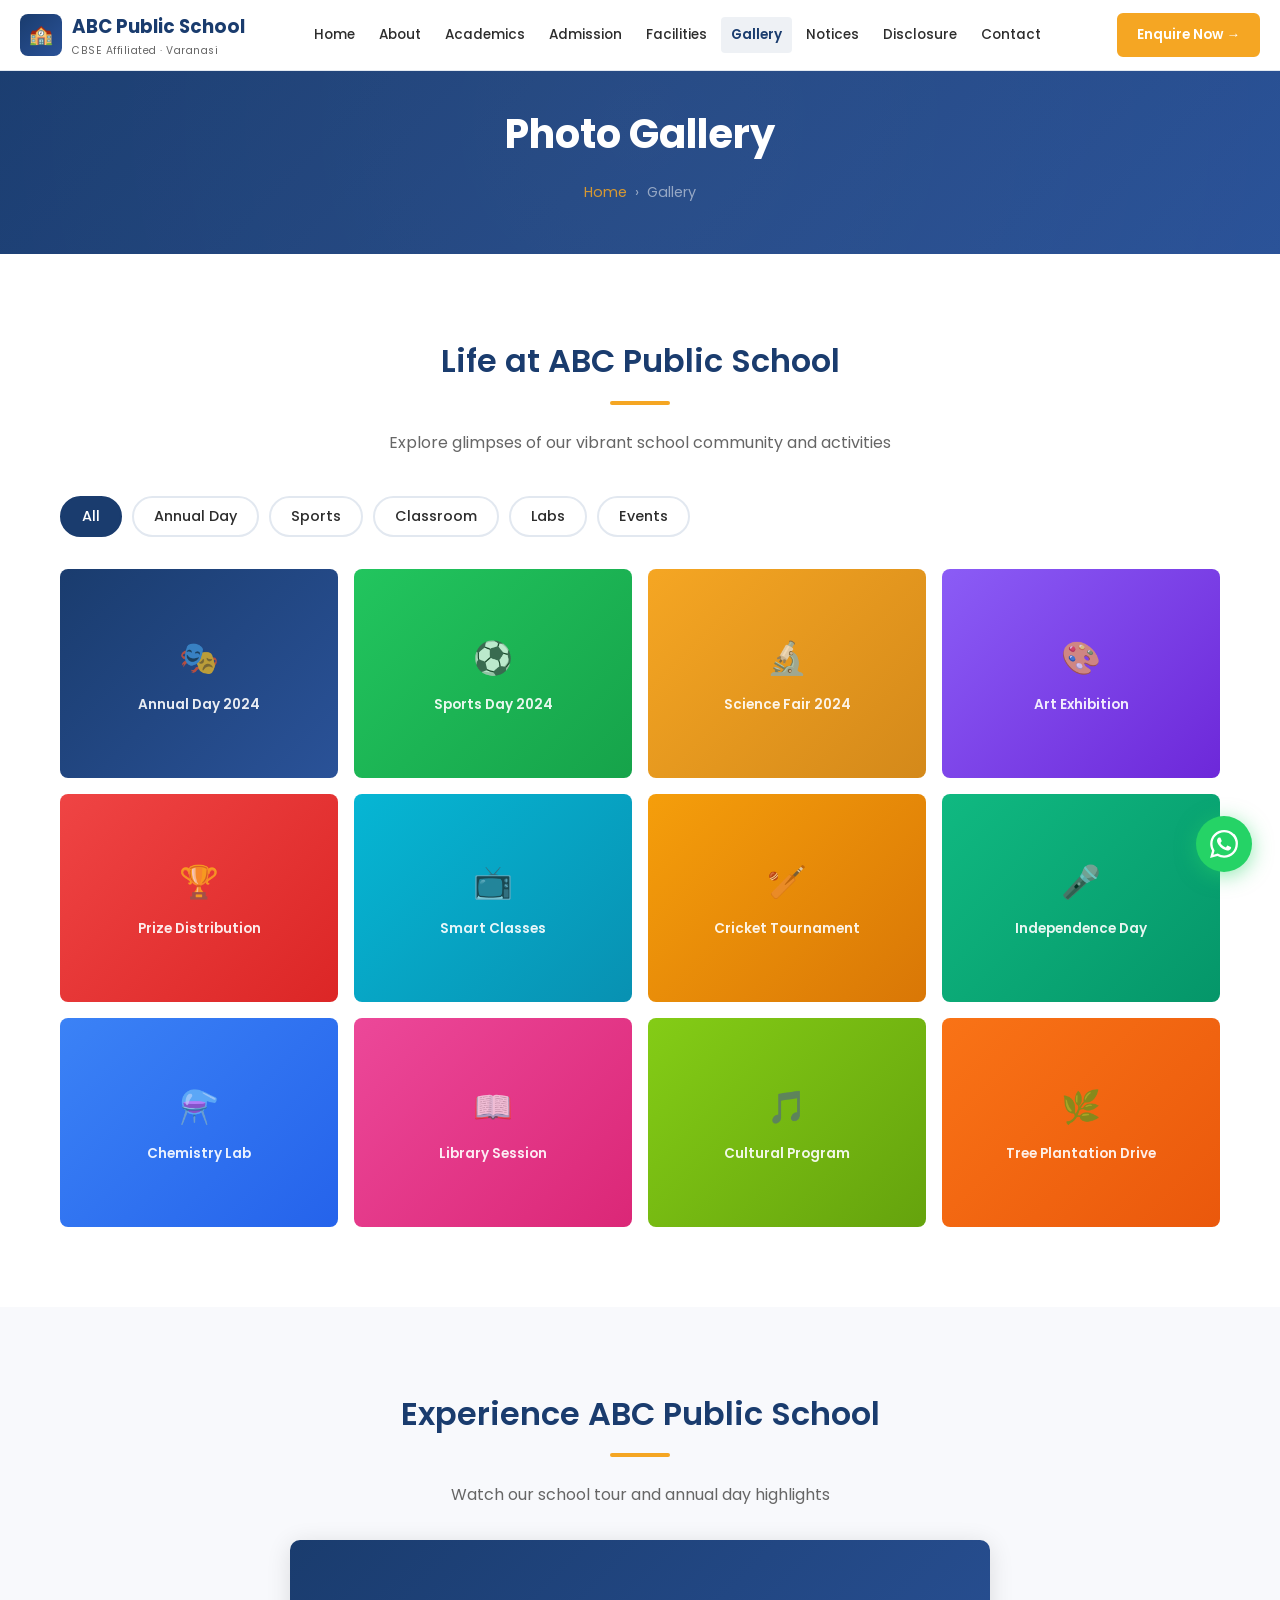
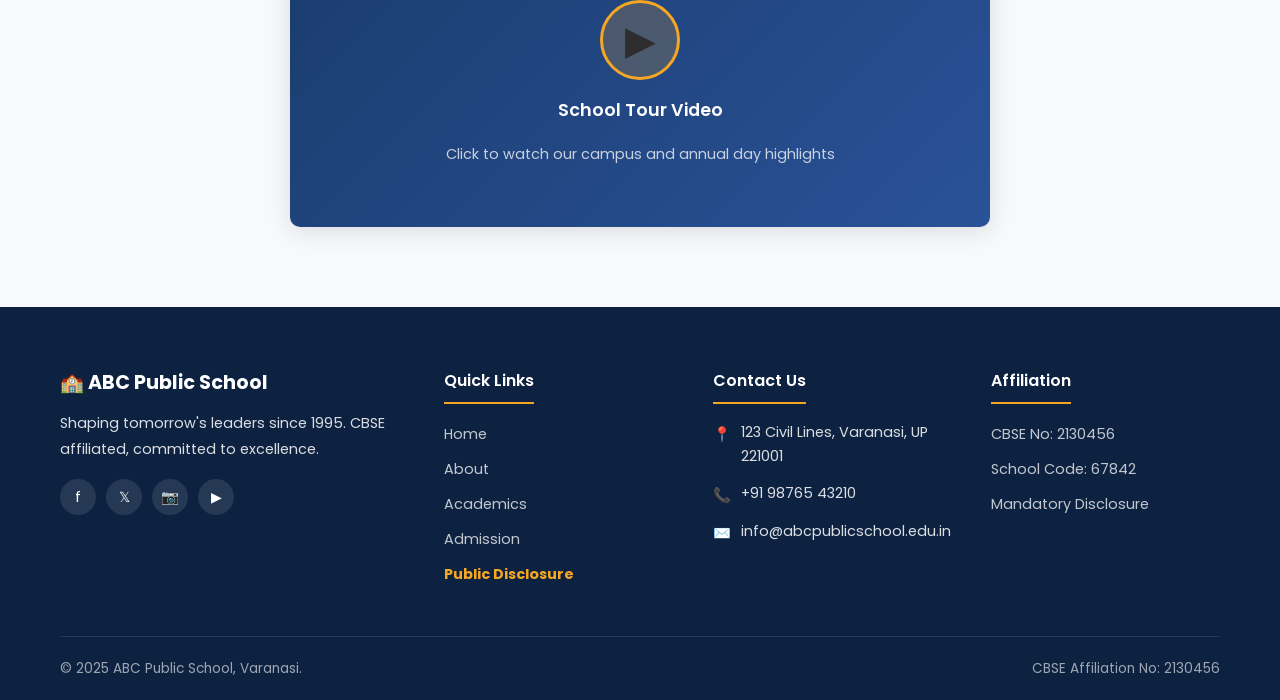
<file: gallery.html>
<!DOCTYPE html>
<html lang="en">
<head>
  <meta charset="UTF-8" />
  <meta name="viewport" content="width=device-width, initial-scale=1.0" />
  <title>Gallery — ABC Public School, Varanasi</title>
  <meta name="description" content="Photo gallery of ABC Public School — Annual Day, Sports Day, Science Fair, Classroom activities, Events, and more." />
  <link rel="stylesheet" href="style.css" />
</head>
<body>

  <!-- NAVBAR -->
  <nav class="navbar" id="navbar">
    <div class="nav-container">
      <a href="index.html" class="nav-logo">
        <div class="logo-icon">🏫</div>
        <div class="logo-text">ABC Public School<span>CBSE Affiliated · Varanasi</span></div>
      </a>
      <div class="nav-links">
        <a href="index.html">Home</a><a href="about.html">About</a><a href="academics.html">Academics</a>
        <a href="admission.html">Admission</a><a href="facilities.html">Facilities</a>
        <a href="gallery.html" class="active">Gallery</a>
        <a href="notices.html">Notices</a><a href="disclosure.html">Disclosure</a><a href="contact.html">Contact</a>
      </div>
      <a href="enquiry.html" class="btn btn-accent btn-sm nav-enquire">Enquire Now →</a>
      <button class="hamburger" id="hamburger"><span></span><span></span><span></span></button>
    </div>
  </nav>
  <div class="mobile-nav" id="mobileNav">
    <a href="index.html">Home</a><a href="about.html">About</a><a href="academics.html">Academics</a>
    <a href="admission.html">Admission</a><a href="facilities.html">Facilities</a>
    <a href="gallery.html" class="active">Gallery</a>
    <a href="notices.html">Notices</a><a href="disclosure.html">Disclosure</a><a href="contact.html">Contact</a>
    <a href="enquiry.html" class="mobile-enquire">Enquire Now →</a>
  </div>

  <!-- PAGE BANNER -->
  <div class="page-banner">
    <h1>Photo Gallery</h1>
    <div class="breadcrumb"><a href="index.html">Home</a><span>›</span><span>Gallery</span></div>
  </div>

  <!-- GALLERY -->
  <section class="section-pad">
    <div class="container">
      <div class="text-center" style="margin-bottom:2rem;">
        <h2 class="section-title">Life at ABC Public School</h2>
        <div class="section-line"></div>
        <p class="section-subtitle">Explore glimpses of our vibrant school community and activities</p>
      </div>

      <!-- Filter Buttons -->
      <div class="gallery-filters">
        <button class="filter-btn active" data-filter="all">All</button>
        <button class="filter-btn" data-filter="annual">Annual Day</button>
        <button class="filter-btn" data-filter="sports">Sports</button>
        <button class="filter-btn" data-filter="classroom">Classroom</button>
        <button class="filter-btn" data-filter="labs">Labs</button>
        <button class="filter-btn" data-filter="events">Events</button>
      </div>

      <!-- Gallery Grid -->
      <div class="gallery-full-grid">

        <div class="gallery-item" data-category="annual">
          <div class="gal-inner gp-1" style="width:100%;height:100%;flex-direction:column;gap:8px;">
            <span style="font-size:2rem;">🎭</span>
            <span style="font-size:0.85rem;font-weight:600;color:rgba(255,255,255,0.9);">Annual Day 2024</span>
          </div>
        </div>

        <div class="gallery-item" data-category="sports">
          <div class="gal-inner gp-2" style="width:100%;height:100%;flex-direction:column;gap:8px;">
            <span style="font-size:2rem;">⚽</span>
            <span style="font-size:0.85rem;font-weight:600;color:rgba(255,255,255,0.9);">Sports Day 2024</span>
          </div>
        </div>

        <div class="gallery-item" data-category="labs">
          <div class="gal-inner gp-3" style="width:100%;height:100%;flex-direction:column;gap:8px;">
            <span style="font-size:2rem;">🔬</span>
            <span style="font-size:0.85rem;font-weight:600;color:rgba(255,255,255,0.9);">Science Fair 2024</span>
          </div>
        </div>

        <div class="gallery-item" data-category="annual">
          <div class="gal-inner gp-4" style="width:100%;height:100%;flex-direction:column;gap:8px;">
            <span style="font-size:2rem;">🎨</span>
            <span style="font-size:0.85rem;font-weight:600;color:rgba(255,255,255,0.9);">Art Exhibition</span>
          </div>
        </div>

        <div class="gallery-item" data-category="events">
          <div class="gal-inner gp-5" style="width:100%;height:100%;flex-direction:column;gap:8px;">
            <span style="font-size:2rem;">🏆</span>
            <span style="font-size:0.85rem;font-weight:600;color:rgba(255,255,255,0.9);">Prize Distribution</span>
          </div>
        </div>

        <div class="gallery-item" data-category="classroom">
          <div class="gal-inner gp-6" style="width:100%;height:100%;flex-direction:column;gap:8px;">
            <span style="font-size:2rem;">📺</span>
            <span style="font-size:0.85rem;font-weight:600;color:rgba(255,255,255,0.9);">Smart Classes</span>
          </div>
        </div>

        <div class="gallery-item" data-category="sports">
          <div class="gal-inner gp-7" style="width:100%;height:100%;flex-direction:column;gap:8px;">
            <span style="font-size:2rem;">🏏</span>
            <span style="font-size:0.85rem;font-weight:600;color:rgba(255,255,255,0.9);">Cricket Tournament</span>
          </div>
        </div>

        <div class="gallery-item" data-category="events">
          <div class="gal-inner gp-8" style="width:100%;height:100%;flex-direction:column;gap:8px;">
            <span style="font-size:2rem;">🎤</span>
            <span style="font-size:0.85rem;font-weight:600;color:rgba(255,255,255,0.9);">Independence Day</span>
          </div>
        </div>

        <div class="gallery-item" data-category="labs">
          <div class="gal-inner gp-9" style="width:100%;height:100%;flex-direction:column;gap:8px;">
            <span style="font-size:2rem;">⚗️</span>
            <span style="font-size:0.85rem;font-weight:600;color:rgba(255,255,255,0.9);">Chemistry Lab</span>
          </div>
        </div>

        <div class="gallery-item" data-category="classroom">
          <div class="gal-inner gp-10" style="width:100%;height:100%;flex-direction:column;gap:8px;">
            <span style="font-size:2rem;">📖</span>
            <span style="font-size:0.85rem;font-weight:600;color:rgba(255,255,255,0.9);">Library Session</span>
          </div>
        </div>

        <div class="gallery-item" data-category="annual">
          <div class="gal-inner gp-11" style="width:100%;height:100%;flex-direction:column;gap:8px;">
            <span style="font-size:2rem;">🎵</span>
            <span style="font-size:0.85rem;font-weight:600;color:rgba(255,255,255,0.9);">Cultural Program</span>
          </div>
        </div>

        <div class="gallery-item" data-category="events">
          <div class="gal-inner gp-12" style="width:100%;height:100%;flex-direction:column;gap:8px;">
            <span style="font-size:2rem;">🌿</span>
            <span style="font-size:0.85rem;font-weight:600;color:rgba(255,255,255,0.9);">Tree Plantation Drive</span>
          </div>
        </div>

      </div>
    </div>
  </section>

  <!-- VIDEO SECTION -->
  <section class="section-pad bg-light">
    <div class="container text-center">
      <h2 class="section-title">Experience ABC Public School</h2>
      <div class="section-line"></div>
      <p class="section-subtitle" style="margin-bottom:2rem;">Watch our school tour and annual day highlights</p>
      <div style="background:linear-gradient(135deg,var(--primary),var(--primary-light));border-radius:var(--radius);padding:60px;display:flex;align-items:center;justify-content:center;flex-direction:column;gap:16px;max-width:700px;margin:0 auto;box-shadow:var(--shadow-md);">
        <div style="width:80px;height:80px;background:rgba(245,166,35,0.2);border:3px solid var(--accent);border-radius:50%;display:flex;align-items:center;justify-content:center;font-size:2.5rem;cursor:pointer;">▶</div>
        <p style="color:var(--white);font-weight:600;font-size:1.1rem;">School Tour Video</p>
        <p style="color:rgba(255,255,255,0.75);font-size:0.9rem;">Click to watch our campus and annual day highlights</p>
      </div>
    </div>
  </section>

  <!-- FOOTER -->
  <footer>
    <div class="container">
      <div class="footer-grid">
        <div class="footer-brand">
          <div class="footer-logo">🏫 ABC Public School</div>
          <p>Shaping tomorrow's leaders since 1995. CBSE affiliated, committed to excellence.</p>
          <div class="footer-socials"><a href="#" class="social-btn">f</a><a href="#" class="social-btn">𝕏</a><a href="#" class="social-btn">📷</a><a href="#" class="social-btn">▶</a></div>
        </div>
        <div class="footer-col">
          <h4>Quick Links</h4>
          <ul><li><a href="index.html">Home</a></li><li><a href="about.html">About</a></li><li><a href="academics.html">Academics</a></li><li><a href="admission.html">Admission</a></li><li><a href="disclosure.html"><strong style="color:var(--accent);">Public Disclosure</strong></a></li></ul>
        </div>
        <div class="footer-col">
          <h4>Contact Us</h4>
          <div class="contact-item"><span class="ci-icon">📍</span><span>123 Civil Lines, Varanasi, UP 221001</span></div>
          <div class="contact-item"><span class="ci-icon">📞</span><span>+91 98765 43210</span></div>
          <div class="contact-item"><span class="ci-icon">✉️</span><span>info@abcpublicschool.edu.in</span></div>
        </div>
        <div class="footer-col">
          <h4>Affiliation</h4>
          <ul><li><a href="#">CBSE No: 2130456</a></li><li><a href="#">School Code: 67842</a></li><li><a href="disclosure.html">Mandatory Disclosure</a></li></ul>
        </div>
      </div>
      <div class="footer-bottom"><span>© 2025 ABC Public School, Varanasi.</span><span>CBSE Affiliation No: 2130456</span></div>
    </div>
  </footer>
  <a href="https://wa.me/919876543210?text=Hello%2C+I+need+admission+information" class="whatsapp-float" target="_blank" rel="noopener">
    <svg width="28" height="28" viewBox="0 0 24 24" fill="white"><path d="M17.472 14.382c-.297-.149-1.758-.867-2.03-.967-.273-.099-.471-.148-.67.15-.197.297-.767.966-.94 1.164-.173.199-.347.223-.644.075-.297-.15-1.255-.463-2.39-1.475-.883-.788-1.48-1.761-1.653-2.059-.173-.297-.018-.458.13-.606.134-.133.298-.347.446-.52.149-.174.198-.298.298-.497.099-.198.05-.371-.025-.52-.075-.149-.669-1.612-.916-2.207-.242-.579-.487-.5-.669-.51-.173-.008-.371-.01-.57-.01-.198 0-.52.074-.792.372-.272.297-1.04 1.016-1.04 2.479 0 1.462 1.065 2.875 1.213 3.074.149.198 2.096 3.2 5.077 4.487.709.306 1.262.489 1.694.625.712.227 1.36.195 1.871.118.571-.085 1.758-.719 2.006-1.413.248-.694.248-1.289.173-1.413-.074-.124-.272-.198-.57-.347m-5.421 7.403h-.004a9.87 9.87 0 01-5.031-1.378l-.361-.214-3.741.982.998-3.648-.235-.374a9.86 9.86 0 01-1.51-5.26c.001-5.45 4.436-9.884 9.888-9.884 2.64 0 5.122 1.03 6.988 2.898a9.825 9.825 0 012.893 6.994c-.003 5.45-4.437 9.884-9.885 9.884m8.413-18.297A11.815 11.815 0 0012.05 0C5.495 0 .16 5.335.157 11.892c0 2.096.547 4.142 1.588 5.945L.057 24l6.305-1.654a11.882 11.882 0 005.683 1.448h.005c6.554 0 11.89-5.335 11.893-11.893A11.821 11.821 0 0020.885 3.49"/></svg>
  </a>
  <script src="main.js"></script>
</body>
</html>
</file>
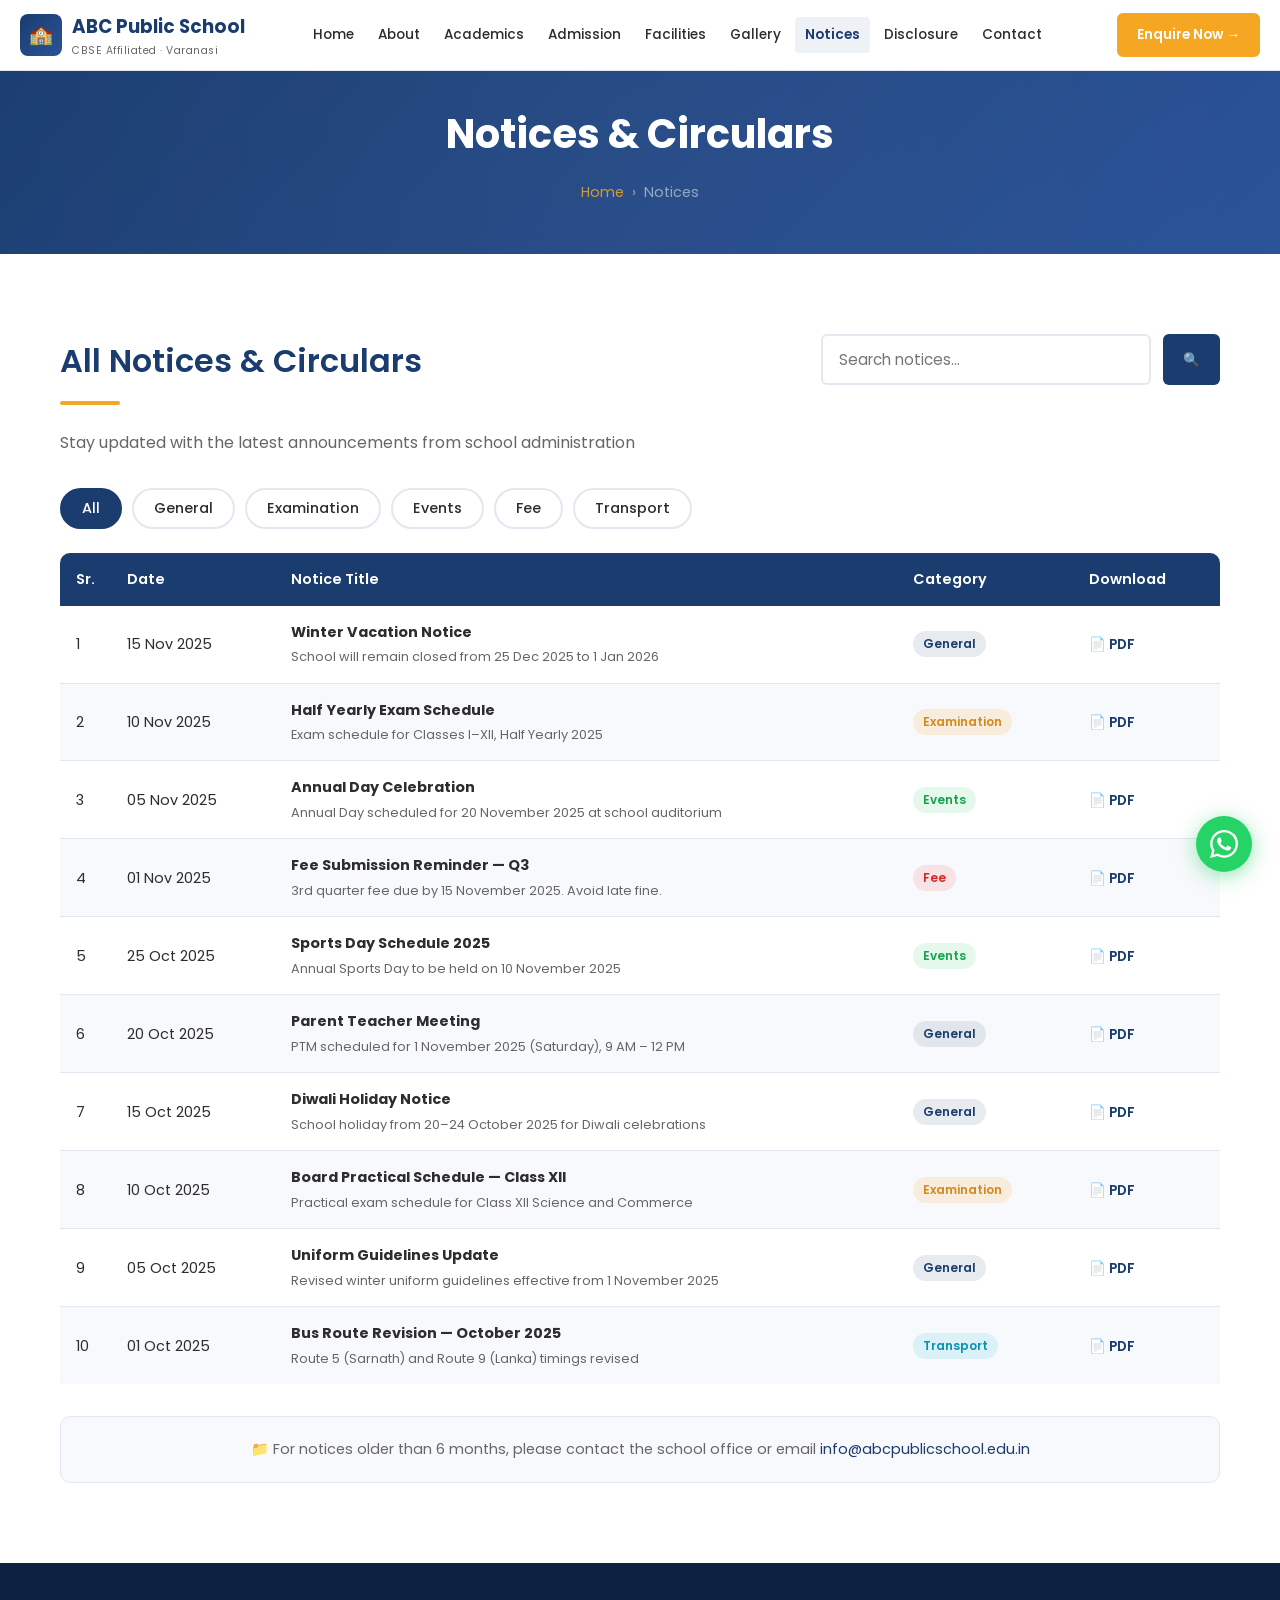
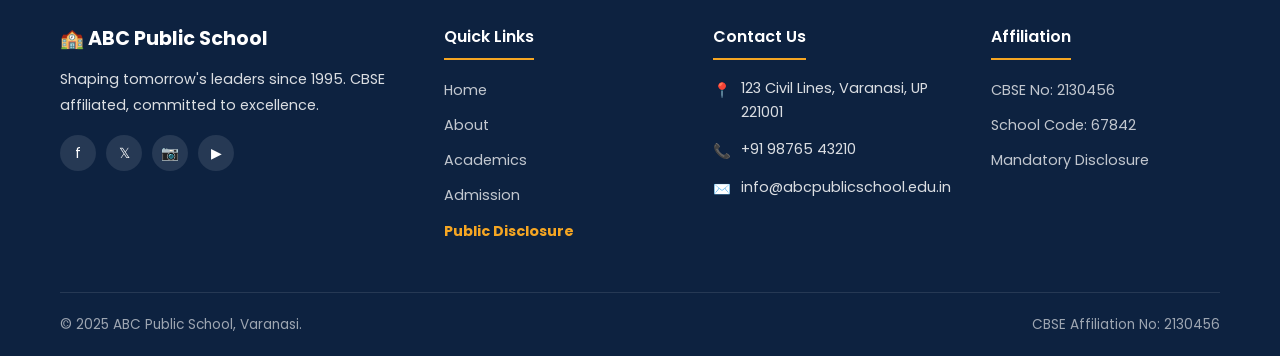
<file: notices.html>
<!DOCTYPE html>
<html lang="en">
<head>
  <meta charset="UTF-8" />
  <meta name="viewport" content="width=device-width, initial-scale=1.0" />
  <title>Notices & Circulars — ABC Public School, Varanasi</title>
  <meta name="description" content="Latest notices, circulars, and announcements from ABC Public School, Varanasi — Exams, Events, Fee, General, Transport." />
  <link rel="stylesheet" href="style.css" />
</head>
<body>

  <!-- NAVBAR -->
  <nav class="navbar" id="navbar">
    <div class="nav-container">
      <a href="index.html" class="nav-logo">
        <div class="logo-icon">🏫</div>
        <div class="logo-text">ABC Public School<span>CBSE Affiliated · Varanasi</span></div>
      </a>
      <div class="nav-links">
        <a href="index.html">Home</a><a href="about.html">About</a><a href="academics.html">Academics</a>
        <a href="admission.html">Admission</a><a href="facilities.html">Facilities</a><a href="gallery.html">Gallery</a>
        <a href="notices.html" class="active">Notices</a>
        <a href="disclosure.html">Disclosure</a><a href="contact.html">Contact</a>
      </div>
      <a href="enquiry.html" class="btn btn-accent btn-sm nav-enquire">Enquire Now →</a>
      <button class="hamburger" id="hamburger"><span></span><span></span><span></span></button>
    </div>
  </nav>
  <div class="mobile-nav" id="mobileNav">
    <a href="index.html">Home</a><a href="about.html">About</a><a href="academics.html">Academics</a>
    <a href="admission.html">Admission</a><a href="facilities.html">Facilities</a><a href="gallery.html">Gallery</a>
    <a href="notices.html" class="active">Notices</a>
    <a href="disclosure.html">Disclosure</a><a href="contact.html">Contact</a>
    <a href="enquiry.html" class="mobile-enquire">Enquire Now →</a>
  </div>

  <!-- PAGE BANNER -->
  <div class="page-banner">
    <h1>Notices & Circulars</h1>
    <div class="breadcrumb"><a href="index.html">Home</a><span>›</span><span>Notices</span></div>
  </div>

  <!-- NOTICES -->
  <section class="section-pad">
    <div class="container">
      <div style="display:flex;justify-content:space-between;align-items:flex-start;flex-wrap:wrap;gap:20px;margin-bottom:2rem;">
        <div>
          <h2 class="section-title">All Notices & Circulars</h2>
          <div class="section-line left"></div>
          <p style="color:var(--text-light);">Stay updated with the latest announcements from school administration</p>
        </div>
        <div class="notice-search">
          <input type="text" placeholder="Search notices..." id="noticeSearch" />
          <button onclick="searchNotices()">🔍</button>
        </div>
      </div>

      <!-- Category Filter -->
      <div class="gallery-filters" style="margin-bottom:1.5rem;">
        <button class="filter-btn active" onclick="filterNotices('all',this)">All</button>
        <button class="filter-btn" onclick="filterNotices('General',this)">General</button>
        <button class="filter-btn" onclick="filterNotices('Examination',this)">Examination</button>
        <button class="filter-btn" onclick="filterNotices('Events',this)">Events</button>
        <button class="filter-btn" onclick="filterNotices('Fee',this)">Fee</button>
        <button class="filter-btn" onclick="filterNotices('Transport',this)">Transport</button>
      </div>

      <div class="notices-table-wrap">
        <table class="notices-table" id="noticesTable">
          <thead>
            <tr>
              <th style="width:50px;">Sr.</th>
              <th>Date</th>
              <th>Notice Title</th>
              <th>Category</th>
              <th>Download</th>
            </tr>
          </thead>
          <tbody id="noticesBody">
            <tr data-category="General">
              <td>1</td>
              <td>15 Nov 2025</td>
              <td><strong>Winter Vacation Notice</strong><br><span style="font-size:0.8rem;color:var(--text-light);">School will remain closed from 25 Dec 2025 to 1 Jan 2026</span></td>
              <td><span class="badge badge-general">General</span></td>
              <td><a href="#" class="download-link">📄 PDF</a></td>
            </tr>
            <tr data-category="Examination">
              <td>2</td>
              <td>10 Nov 2025</td>
              <td><strong>Half Yearly Exam Schedule</strong><br><span style="font-size:0.8rem;color:var(--text-light);">Exam schedule for Classes I–XII, Half Yearly 2025</span></td>
              <td><span class="badge badge-exam">Examination</span></td>
              <td><a href="#" class="download-link">📄 PDF</a></td>
            </tr>
            <tr data-category="Events">
              <td>3</td>
              <td>05 Nov 2025</td>
              <td><strong>Annual Day Celebration</strong><br><span style="font-size:0.8rem;color:var(--text-light);">Annual Day scheduled for 20 November 2025 at school auditorium</span></td>
              <td><span class="badge badge-events">Events</span></td>
              <td><a href="#" class="download-link">📄 PDF</a></td>
            </tr>
            <tr data-category="Fee">
              <td>4</td>
              <td>01 Nov 2025</td>
              <td><strong>Fee Submission Reminder — Q3</strong><br><span style="font-size:0.8rem;color:var(--text-light);">3rd quarter fee due by 15 November 2025. Avoid late fine.</span></td>
              <td><span class="badge badge-fee">Fee</span></td>
              <td><a href="#" class="download-link">📄 PDF</a></td>
            </tr>
            <tr data-category="Events">
              <td>5</td>
              <td>25 Oct 2025</td>
              <td><strong>Sports Day Schedule 2025</strong><br><span style="font-size:0.8rem;color:var(--text-light);">Annual Sports Day to be held on 10 November 2025</span></td>
              <td><span class="badge badge-events">Events</span></td>
              <td><a href="#" class="download-link">📄 PDF</a></td>
            </tr>
            <tr data-category="General">
              <td>6</td>
              <td>20 Oct 2025</td>
              <td><strong>Parent Teacher Meeting</strong><br><span style="font-size:0.8rem;color:var(--text-light);">PTM scheduled for 1 November 2025 (Saturday), 9 AM – 12 PM</span></td>
              <td><span class="badge badge-general">General</span></td>
              <td><a href="#" class="download-link">📄 PDF</a></td>
            </tr>
            <tr data-category="General">
              <td>7</td>
              <td>15 Oct 2025</td>
              <td><strong>Diwali Holiday Notice</strong><br><span style="font-size:0.8rem;color:var(--text-light);">School holiday from 20–24 October 2025 for Diwali celebrations</span></td>
              <td><span class="badge badge-general">General</span></td>
              <td><a href="#" class="download-link">📄 PDF</a></td>
            </tr>
            <tr data-category="Examination">
              <td>8</td>
              <td>10 Oct 2025</td>
              <td><strong>Board Practical Schedule — Class XII</strong><br><span style="font-size:0.8rem;color:var(--text-light);">Practical exam schedule for Class XII Science and Commerce</span></td>
              <td><span class="badge badge-exam">Examination</span></td>
              <td><a href="#" class="download-link">📄 PDF</a></td>
            </tr>
            <tr data-category="General">
              <td>9</td>
              <td>05 Oct 2025</td>
              <td><strong>Uniform Guidelines Update</strong><br><span style="font-size:0.8rem;color:var(--text-light);">Revised winter uniform guidelines effective from 1 November 2025</span></td>
              <td><span class="badge badge-general">General</span></td>
              <td><a href="#" class="download-link">📄 PDF</a></td>
            </tr>
            <tr data-category="Transport">
              <td>10</td>
              <td>01 Oct 2025</td>
              <td><strong>Bus Route Revision — October 2025</strong><br><span style="font-size:0.8rem;color:var(--text-light);">Route 5 (Sarnath) and Route 9 (Lanka) timings revised</span></td>
              <td><span class="badge badge-transport">Transport</span></td>
              <td><a href="#" class="download-link">📄 PDF</a></td>
            </tr>
          </tbody>
        </table>
      </div>

      <!-- Archive Note -->
      <div style="background:var(--bg-light);border:1px solid var(--border);border-radius:var(--radius);padding:20px;margin-top:2rem;text-align:center;">
        <p style="color:var(--text-light);font-size:0.9rem;">📁 For notices older than 6 months, please contact the school office or email <a href="mailto:info@abcpublicschool.edu.in" style="color:var(--primary);">info@abcpublicschool.edu.in</a></p>
      </div>
    </div>
  </section>

  <!-- FOOTER -->
  <footer>
    <div class="container">
      <div class="footer-grid">
        <div class="footer-brand">
          <div class="footer-logo">🏫 ABC Public School</div>
          <p>Shaping tomorrow's leaders since 1995. CBSE affiliated, committed to excellence.</p>
          <div class="footer-socials"><a href="#" class="social-btn">f</a><a href="#" class="social-btn">𝕏</a><a href="#" class="social-btn">📷</a><a href="#" class="social-btn">▶</a></div>
        </div>
        <div class="footer-col">
          <h4>Quick Links</h4>
          <ul><li><a href="index.html">Home</a></li><li><a href="about.html">About</a></li><li><a href="academics.html">Academics</a></li><li><a href="admission.html">Admission</a></li><li><a href="disclosure.html"><strong style="color:var(--accent);">Public Disclosure</strong></a></li></ul>
        </div>
        <div class="footer-col">
          <h4>Contact Us</h4>
          <div class="contact-item"><span class="ci-icon">📍</span><span>123 Civil Lines, Varanasi, UP 221001</span></div>
          <div class="contact-item"><span class="ci-icon">📞</span><span>+91 98765 43210</span></div>
          <div class="contact-item"><span class="ci-icon">✉️</span><span>info@abcpublicschool.edu.in</span></div>
        </div>
        <div class="footer-col">
          <h4>Affiliation</h4>
          <ul><li><a href="#">CBSE No: 2130456</a></li><li><a href="#">School Code: 67842</a></li><li><a href="disclosure.html">Mandatory Disclosure</a></li></ul>
        </div>
      </div>
      <div class="footer-bottom"><span>© 2025 ABC Public School, Varanasi.</span><span>CBSE Affiliation No: 2130456</span></div>
    </div>
  </footer>
  <a href="https://wa.me/919876543210?text=Hello%2C+I+need+admission+information" class="whatsapp-float" target="_blank" rel="noopener">
    <svg width="28" height="28" viewBox="0 0 24 24" fill="white"><path d="M17.472 14.382c-.297-.149-1.758-.867-2.03-.967-.273-.099-.471-.148-.67.15-.197.297-.767.966-.94 1.164-.173.199-.347.223-.644.075-.297-.15-1.255-.463-2.39-1.475-.883-.788-1.48-1.761-1.653-2.059-.173-.297-.018-.458.13-.606.134-.133.298-.347.446-.52.149-.174.198-.298.298-.497.099-.198.05-.371-.025-.52-.075-.149-.669-1.612-.916-2.207-.242-.579-.487-.5-.669-.51-.173-.008-.371-.01-.57-.01-.198 0-.52.074-.792.372-.272.297-1.04 1.016-1.04 2.479 0 1.462 1.065 2.875 1.213 3.074.149.198 2.096 3.2 5.077 4.487.709.306 1.262.489 1.694.625.712.227 1.36.195 1.871.118.571-.085 1.758-.719 2.006-1.413.248-.694.248-1.289.173-1.413-.074-.124-.272-.198-.57-.347m-5.421 7.403h-.004a9.87 9.87 0 01-5.031-1.378l-.361-.214-3.741.982.998-3.648-.235-.374a9.86 9.86 0 01-1.51-5.26c.001-5.45 4.436-9.884 9.888-9.884 2.64 0 5.122 1.03 6.988 2.898a9.825 9.825 0 012.893 6.994c-.003 5.45-4.437 9.884-9.885 9.884m8.413-18.297A11.815 11.815 0 0012.05 0C5.495 0 .16 5.335.157 11.892c0 2.096.547 4.142 1.588 5.945L.057 24l6.305-1.654a11.882 11.882 0 005.683 1.448h.005c6.554 0 11.89-5.335 11.893-11.893A11.821 11.821 0 0020.885 3.49"/></svg>
  </a>

  <script>
    function filterNotices(category, btn) {
      document.querySelectorAll('.filter-btn').forEach(function(b) { b.classList.remove('active'); });
      btn.classList.add('active');
      const rows = document.querySelectorAll('#noticesBody tr');
      rows.forEach(function(row) {
        if (category === 'all' || row.getAttribute('data-category') === category) {
          row.style.display = '';
        } else {
          row.style.display = 'none';
        }
      });
    }
    function searchNotices() {
      const query = document.getElementById('noticeSearch').value.toLowerCase();
      const rows = document.querySelectorAll('#noticesBody tr');
      rows.forEach(function(row) {
        row.style.display = row.textContent.toLowerCase().includes(query) ? '' : 'none';
      });
    }
    document.getElementById('noticeSearch').addEventListener('keyup', searchNotices);
  </script>
  <script src="main.js"></script>
</body>
</html>
</file>
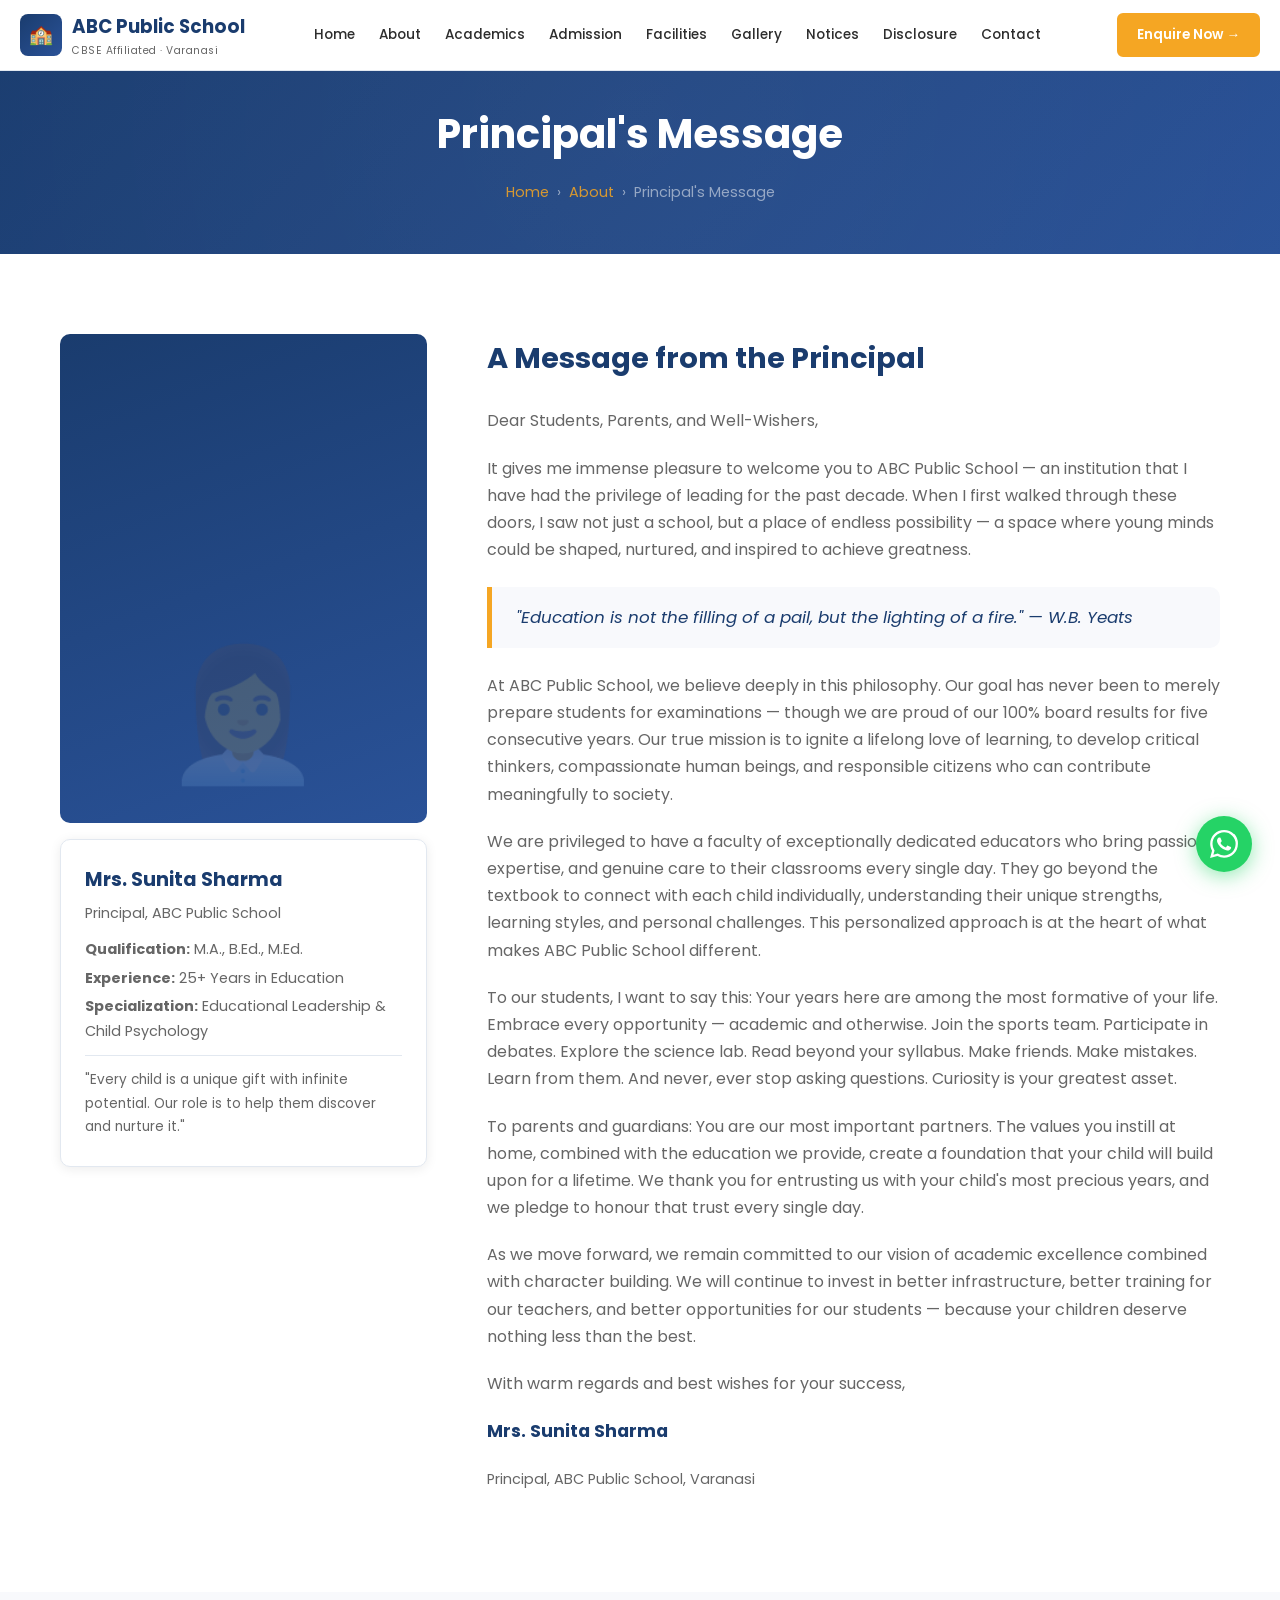
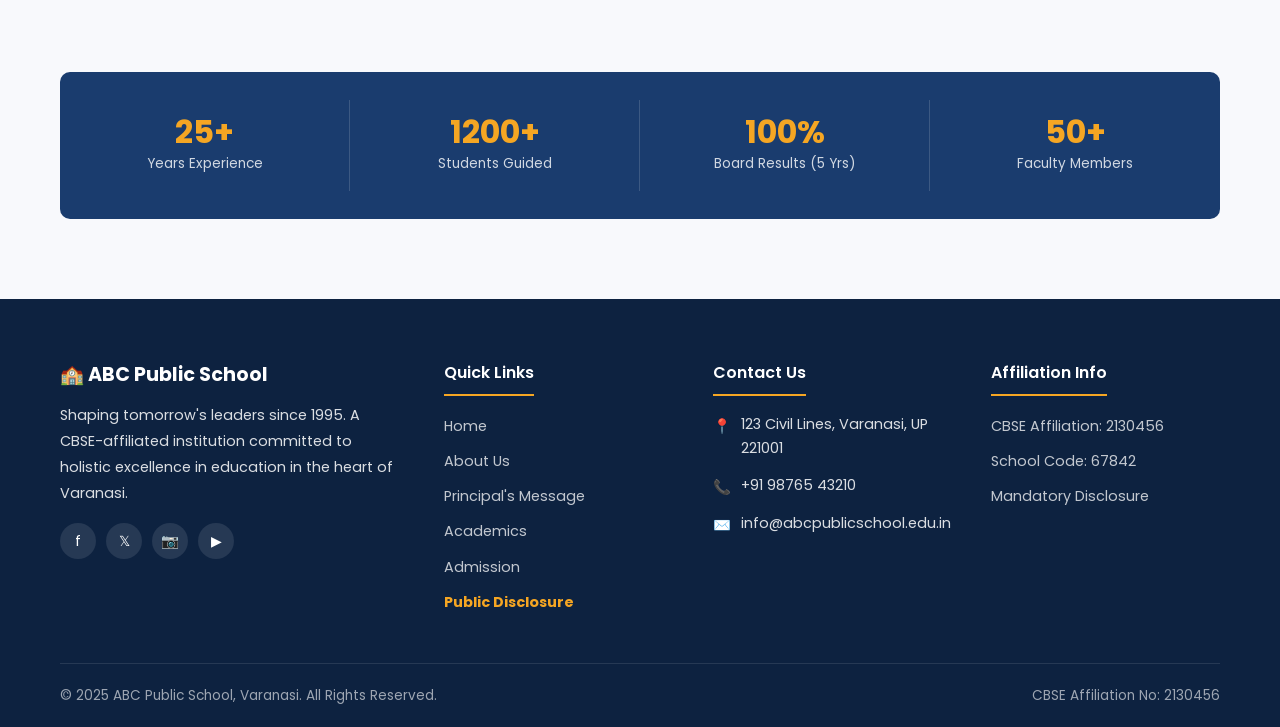
<file: principal.html>
<!DOCTYPE html>
<html lang="en">
<head>
  <meta charset="UTF-8" />
  <meta name="viewport" content="width=device-width, initial-scale=1.0" />
  <title>Principal's Message — ABC Public School, Varanasi</title>
  <meta name="description" content="Message from Mrs. Sunita Sharma, Principal of ABC Public School, Varanasi. Her vision for education and student development." />
  <link rel="stylesheet" href="style.css" />
</head>
<body>

  <!-- NAVBAR -->
  <nav class="navbar" id="navbar">
    <div class="nav-container">
      <a href="index.html" class="nav-logo">
        <div class="logo-icon">🏫</div>
        <div class="logo-text">ABC Public School<span>CBSE Affiliated · Varanasi</span></div>
      </a>
      <div class="nav-links">
        <a href="index.html">Home</a>
        <a href="about.html">About</a>
        <a href="academics.html">Academics</a>
        <a href="admission.html">Admission</a>
        <a href="facilities.html">Facilities</a>
        <a href="gallery.html">Gallery</a>
        <a href="notices.html">Notices</a>
        <a href="disclosure.html">Disclosure</a>
        <a href="contact.html">Contact</a>
      </div>
      <a href="enquiry.html" class="btn btn-accent btn-sm nav-enquire">Enquire Now →</a>
      <button class="hamburger" id="hamburger"><span></span><span></span><span></span></button>
    </div>
  </nav>
  <div class="mobile-nav" id="mobileNav">
    <a href="index.html">Home</a><a href="about.html">About</a><a href="academics.html">Academics</a>
    <a href="admission.html">Admission</a><a href="facilities.html">Facilities</a><a href="gallery.html">Gallery</a>
    <a href="notices.html">Notices</a><a href="disclosure.html">Disclosure</a><a href="contact.html">Contact</a>
    <a href="enquiry.html" class="mobile-enquire">Enquire Now →</a>
  </div>

  <!-- PAGE BANNER -->
  <div class="page-banner">
    <h1>Principal's Message</h1>
    <div class="breadcrumb">
      <a href="index.html">Home</a><span>›</span><a href="about.html">About</a><span>›</span><span>Principal's Message</span>
    </div>
  </div>

  <!-- PRINCIPAL MESSAGE -->
  <section class="section-pad">
    <div class="container">
      <div class="principal-grid">
        <div class="principal-photo-wrap">
          <div class="principal-photo"></div>
          <div class="principal-info-card">
            <h3>Mrs. Sunita Sharma</h3>
            <p>Principal, ABC Public School</p>
            <p style="margin-top:12px;"><strong>Qualification:</strong> M.A., B.Ed., M.Ed.</p>
            <p><strong>Experience:</strong> 25+ Years in Education</p>
            <p><strong>Specialization:</strong> Educational Leadership & Child Psychology</p>
            <p style="margin-top:12px;border-top:1px solid var(--border);padding-top:12px;font-size:0.85rem;color:var(--text-light);">"Every child is a unique gift with infinite potential. Our role is to help them discover and nurture it."</p>
          </div>
        </div>
        <div class="principal-message">
          <h2>A Message from the Principal</h2>
          <p>Dear Students, Parents, and Well-Wishers,</p>
          <p>It gives me immense pleasure to welcome you to ABC Public School — an institution that I have had the privilege of leading for the past decade. When I first walked through these doors, I saw not just a school, but a place of endless possibility — a space where young minds could be shaped, nurtured, and inspired to achieve greatness.</p>

          <div class="quote-block">
            "Education is not the filling of a pail, but the lighting of a fire." — W.B. Yeats
          </div>

          <p>At ABC Public School, we believe deeply in this philosophy. Our goal has never been to merely prepare students for examinations — though we are proud of our 100% board results for five consecutive years. Our true mission is to ignite a lifelong love of learning, to develop critical thinkers, compassionate human beings, and responsible citizens who can contribute meaningfully to society.</p>

          <p>We are privileged to have a faculty of exceptionally dedicated educators who bring passion, expertise, and genuine care to their classrooms every single day. They go beyond the textbook to connect with each child individually, understanding their unique strengths, learning styles, and personal challenges. This personalized approach is at the heart of what makes ABC Public School different.</p>

          <p>To our students, I want to say this: Your years here are among the most formative of your life. Embrace every opportunity — academic and otherwise. Join the sports team. Participate in debates. Explore the science lab. Read beyond your syllabus. Make friends. Make mistakes. Learn from them. And never, ever stop asking questions. Curiosity is your greatest asset.</p>

          <p>To parents and guardians: You are our most important partners. The values you instill at home, combined with the education we provide, create a foundation that your child will build upon for a lifetime. We thank you for entrusting us with your child's most precious years, and we pledge to honour that trust every single day.</p>

          <p>As we move forward, we remain committed to our vision of academic excellence combined with character building. We will continue to invest in better infrastructure, better training for our teachers, and better opportunities for our students — because your children deserve nothing less than the best.</p>

          <p>With warm regards and best wishes for your success,</p>
          <p style="font-weight:700;color:var(--primary);font-size:1.1rem;margin-top:0.5rem;">Mrs. Sunita Sharma</p>
          <p style="color:var(--text-light);font-size:0.9rem;">Principal, ABC Public School, Varanasi</p>
        </div>
      </div>
    </div>
  </section>

  <!-- QUICK STATS -->
  <section class="section-pad bg-light">
    <div class="container">
      <div class="stats-bar" style="border-radius:var(--radius);">
        <div class="stats-grid" style="border-radius:var(--radius);">
          <div class="stat-item"><div class="stat-number">25+</div><div class="stat-label">Years Experience</div></div>
          <div class="stat-item"><div class="stat-number">1200+</div><div class="stat-label">Students Guided</div></div>
          <div class="stat-item"><div class="stat-number">100%</div><div class="stat-label">Board Results (5 Yrs)</div></div>
          <div class="stat-item"><div class="stat-number">50+</div><div class="stat-label">Faculty Members</div></div>
        </div>
      </div>
    </div>
  </section>

  <!-- FOOTER -->
  <footer>
    <div class="container">
      <div class="footer-grid">
        <div class="footer-brand">
          <div class="footer-logo">🏫 ABC Public School</div>
          <p>Shaping tomorrow's leaders since 1995. A CBSE-affiliated institution committed to holistic excellence in education in the heart of Varanasi.</p>
          <div class="footer-socials"><a href="#" class="social-btn">f</a><a href="#" class="social-btn">𝕏</a><a href="#" class="social-btn">📷</a><a href="#" class="social-btn">▶</a></div>
        </div>
        <div class="footer-col">
          <h4>Quick Links</h4>
          <ul>
            <li><a href="index.html">Home</a></li><li><a href="about.html">About Us</a></li>
            <li><a href="principal.html">Principal's Message</a></li><li><a href="academics.html">Academics</a></li>
            <li><a href="admission.html">Admission</a></li><li><a href="disclosure.html"><strong style="color:var(--accent);">Public Disclosure</strong></a></li>
          </ul>
        </div>
        <div class="footer-col">
          <h4>Contact Us</h4>
          <div class="contact-item"><span class="ci-icon">📍</span><span>123 Civil Lines, Varanasi, UP 221001</span></div>
          <div class="contact-item"><span class="ci-icon">📞</span><span>+91 98765 43210</span></div>
          <div class="contact-item"><span class="ci-icon">✉️</span><span>info@abcpublicschool.edu.in</span></div>
        </div>
        <div class="footer-col">
          <h4>Affiliation Info</h4>
          <ul><li><a href="#">CBSE Affiliation: 2130456</a></li><li><a href="#">School Code: 67842</a></li><li><a href="disclosure.html">Mandatory Disclosure</a></li></ul>
        </div>
      </div>
      <div class="footer-bottom">
        <span>© 2025 ABC Public School, Varanasi. All Rights Reserved.</span>
        <span>CBSE Affiliation No: 2130456</span>
      </div>
    </div>
  </footer>
  <a href="https://wa.me/919876543210?text=Hello%2C+I+need+admission+information" class="whatsapp-float" target="_blank" rel="noopener">
    <svg width="28" height="28" viewBox="0 0 24 24" fill="white"><path d="M17.472 14.382c-.297-.149-1.758-.867-2.03-.967-.273-.099-.471-.148-.67.15-.197.297-.767.966-.94 1.164-.173.199-.347.223-.644.075-.297-.15-1.255-.463-2.39-1.475-.883-.788-1.48-1.761-1.653-2.059-.173-.297-.018-.458.13-.606.134-.133.298-.347.446-.52.149-.174.198-.298.298-.497.099-.198.05-.371-.025-.52-.075-.149-.669-1.612-.916-2.207-.242-.579-.487-.5-.669-.51-.173-.008-.371-.01-.57-.01-.198 0-.52.074-.792.372-.272.297-1.04 1.016-1.04 2.479 0 1.462 1.065 2.875 1.213 3.074.149.198 2.096 3.2 5.077 4.487.709.306 1.262.489 1.694.625.712.227 1.36.195 1.871.118.571-.085 1.758-.719 2.006-1.413.248-.694.248-1.289.173-1.413-.074-.124-.272-.198-.57-.347m-5.421 7.403h-.004a9.87 9.87 0 01-5.031-1.378l-.361-.214-3.741.982.998-3.648-.235-.374a9.86 9.86 0 01-1.51-5.26c.001-5.45 4.436-9.884 9.888-9.884 2.64 0 5.122 1.03 6.988 2.898a9.825 9.825 0 012.893 6.994c-.003 5.45-4.437 9.884-9.885 9.884m8.413-18.297A11.815 11.815 0 0012.05 0C5.495 0 .16 5.335.157 11.892c0 2.096.547 4.142 1.588 5.945L.057 24l6.305-1.654a11.882 11.882 0 005.683 1.448h.005c6.554 0 11.89-5.335 11.893-11.893A11.821 11.821 0 0020.885 3.49"/></svg>
  </a>
  <script src="main.js"></script>
</body>
</html>
</file>
<file: style.css>
/* ===================================
   ABC Public School — style.css
   =================================== */

@import url('https://fonts.googleapis.com/css2?family=Poppins:wght@400;500;600;700&display=swap');

/* ── CSS Variables ── */
:root {
  --primary: #1a3c6e;
  --primary-dark: #122d52;
  --primary-light: #2a5298;
  --accent: #f5a623;
  --accent-dark: #d4891a;
  --text: #2d2d2d;
  --text-light: #666666;
  --bg-light: #f8f9fc;
  --white: #ffffff;
  --border: #e2e8f0;
  --success: #22c55e;
  --font: 'Poppins', sans-serif;
  --shadow: 0 2px 12px rgba(0,0,0,0.08);
  --shadow-md: 0 4px 24px rgba(0,0,0,0.12);
  --radius: 10px;
  --transition: all 0.3s ease;
}

/* ── Reset ── */
*, *::before, *::after { box-sizing: border-box; margin: 0; padding: 0; }
html { scroll-behavior: smooth; }
body { font-family: var(--font); color: var(--text); background: var(--white); line-height: 1.7; font-size: 16px; }
img { max-width: 100%; display: block; }
a { text-decoration: none; color: inherit; }
ul { list-style: none; }
table { border-collapse: collapse; width: 100%; }
input, select, textarea, button { font-family: var(--font); }

/* ── Utility Classes ── */
.container { max-width: 1200px; margin: 0 auto; padding: 0 20px; }
.section-pad { padding: 80px 0; }
.section-pad-sm { padding: 50px 0; }
.bg-light { background: var(--bg-light); }
.text-center { text-align: center; }
.text-primary { color: var(--primary); }
.text-accent { color: var(--accent); }

.section-title {
  font-size: 2rem;
  font-weight: 600;
  color: var(--primary);
  margin-bottom: 0.5rem;
}
.section-subtitle {
  color: var(--text-light);
  font-size: 1rem;
  margin-bottom: 2.5rem;
}
.section-line {
  width: 60px;
  height: 4px;
  background: var(--accent);
  border-radius: 2px;
  margin: 0.75rem auto 1.5rem;
}
.section-line.left { margin-left: 0; }

/* ── Buttons ── */
.btn {
  display: inline-flex;
  align-items: center;
  gap: 8px;
  padding: 12px 28px;
  border-radius: 6px;
  font-weight: 600;
  font-size: 0.95rem;
  cursor: pointer;
  border: 2px solid transparent;
  transition: var(--transition);
  white-space: nowrap;
}
.btn-primary { background: var(--primary); color: var(--white); border-color: var(--primary); }
.btn-primary:hover { background: var(--primary-dark); border-color: var(--primary-dark); transform: translateY(-2px); box-shadow: var(--shadow-md); }
.btn-accent { background: var(--accent); color: var(--white); border-color: var(--accent); }
.btn-accent:hover { background: var(--accent-dark); border-color: var(--accent-dark); transform: translateY(-2px); box-shadow: var(--shadow-md); }
.btn-outline-white { background: transparent; color: var(--white); border-color: var(--white); }
.btn-outline-white:hover { background: var(--white); color: var(--primary); transform: translateY(-2px); }
.btn-outline-primary { background: transparent; color: var(--primary); border-color: var(--primary); }
.btn-outline-primary:hover { background: var(--primary); color: var(--white); transform: translateY(-2px); }
.btn-sm { padding: 8px 18px; font-size: 0.85rem; }

/* ════════════════════════════════════
   NAVBAR
   ════════════════════════════════════ */
.navbar {
  position: fixed;
  top: 0; left: 0; right: 0;
  z-index: 1000;
  background: var(--white);
  border-bottom: 1px solid var(--border);
  transition: box-shadow 0.3s ease;
}
.navbar.scrolled { box-shadow: 0 2px 20px rgba(0,0,0,0.12); }
.nav-container {
  display: flex;
  align-items: center;
  justify-content: space-between;
  padding: 0 20px;
  max-width: 1300px;
  margin: 0 auto;
  height: 70px;
}
.nav-logo {
  display: flex;
  align-items: center;
  gap: 10px;
  font-size: 1.15rem;
  font-weight: 700;
  color: var(--primary);
  flex-shrink: 0;
}
.nav-logo .logo-icon {
  width: 42px;
  height: 42px;
  background: linear-gradient(135deg, var(--primary), var(--primary-light));
  border-radius: 8px;
  display: flex;
  align-items: center;
  justify-content: center;
  color: var(--white);
  font-size: 1.2rem;
}
.nav-logo .logo-text span { display: block; font-size: 0.65rem; font-weight: 400; color: var(--text-light); letter-spacing: 0.5px; }
.nav-links {
  display: flex;
  align-items: center;
  gap: 4px;
}
.nav-links a {
  padding: 6px 10px;
  font-size: 0.85rem;
  font-weight: 500;
  color: var(--text);
  border-radius: 4px;
  transition: var(--transition);
  white-space: nowrap;
}
.nav-links a:hover, .nav-links a.active { color: var(--primary); background: rgba(26, 60, 110, 0.07); }
.nav-links a.active { font-weight: 600; }
.nav-enquire { margin-left: 8px; }
.hamburger {
  display: none;
  flex-direction: column;
  gap: 5px;
  cursor: pointer;
  padding: 4px;
  background: none;
  border: none;
}
.hamburger span {
  display: block;
  width: 24px;
  height: 2px;
  background: var(--primary);
  border-radius: 2px;
  transition: var(--transition);
}
.hamburger.active span:nth-child(1) { transform: translateY(7px) rotate(45deg); }
.hamburger.active span:nth-child(2) { opacity: 0; }
.hamburger.active span:nth-child(3) { transform: translateY(-7px) rotate(-45deg); }

/* ── Mobile Nav ── */
.mobile-nav {
  display: none;
  position: fixed;
  top: 70px; left: 0; right: 0;
  background: var(--white);
  border-bottom: 2px solid var(--border);
  z-index: 999;
  box-shadow: 0 8px 24px rgba(0,0,0,0.1);
  max-height: calc(100vh - 70px);
  overflow-y: auto;
}
.mobile-nav.open { display: block; }
.mobile-nav a {
  display: block;
  padding: 14px 24px;
  font-size: 0.95rem;
  font-weight: 500;
  color: var(--text);
  border-bottom: 1px solid var(--border);
  transition: var(--transition);
}
.mobile-nav a:hover, .mobile-nav a.active { color: var(--primary); background: var(--bg-light); }
.mobile-nav .mobile-enquire { background: var(--accent); color: var(--white) !important; text-align: center; font-weight: 600; }
.mobile-nav .mobile-enquire:hover { background: var(--accent-dark) !important; }

/* ════════════════════════════════════
   PAGE BANNER
   ════════════════════════════════════ */
.page-banner {
  background: linear-gradient(135deg, var(--primary) 0%, var(--primary-light) 100%);
  padding: 100px 0 50px;
  text-align: center;
  color: var(--white);
  position: relative;
  overflow: hidden;
}
.page-banner::before {
  content: '';
  position: absolute;
  top: -50%; left: -50%;
  width: 200%; height: 200%;
  background: radial-gradient(circle, rgba(255,255,255,0.03) 0%, transparent 60%);
}
.page-banner h1 { font-size: 2.5rem; font-weight: 700; margin-bottom: 0.75rem; }
.breadcrumb { display: flex; align-items: center; justify-content: center; gap: 8px; font-size: 0.9rem; opacity: 0.85; }
.breadcrumb a { color: var(--accent); }
.breadcrumb span { opacity: 0.6; }

/* ════════════════════════════════════
   HERO SECTION
   ════════════════════════════════════ */
.hero {
  min-height: 90vh;
  background: linear-gradient(135deg, rgba(26,60,110,0.92) 0%, rgba(18,45,82,0.88) 100%),
              url('https://images.unsplash.com/photo-1580582932707-520aed937b7b?w=1600&q=80') center/cover no-repeat;
  display: flex;
  align-items: center;
  padding-top: 70px;
  position: relative;
  overflow: hidden;
}
.hero::after {
  content: '';
  position: absolute;
  bottom: 0; left: 0; right: 0;
  height: 80px;
  background: linear-gradient(to top, var(--white), transparent);
}
.hero-content { max-width: 750px; color: var(--white); position: relative; z-index: 1; }
.hero-badge {
  display: inline-block;
  background: rgba(245,166,35,0.2);
  border: 1px solid var(--accent);
  color: var(--accent);
  padding: 6px 16px;
  border-radius: 50px;
  font-size: 0.85rem;
  font-weight: 600;
  letter-spacing: 1px;
  margin-bottom: 1.5rem;
}
.hero-content h1 { font-size: clamp(2rem, 5vw, 3.5rem); font-weight: 700; line-height: 1.2; margin-bottom: 1rem; }
.hero-content h1 span { color: var(--accent); }
.hero-sub { font-size: 1.1rem; opacity: 0.9; margin-bottom: 0.5rem; }
.hero-affiliation { font-size: 0.9rem; opacity: 0.7; margin-bottom: 2rem; letter-spacing: 0.5px; }
.hero-buttons { display: flex; gap: 16px; flex-wrap: wrap; }

/* ── Stats Bar ── */
.stats-bar { background: var(--primary); padding: 28px 0; }
.stats-grid {
  display: grid;
  grid-template-columns: repeat(4, 1fr);
  gap: 0;
}
.stat-item {
  text-align: center;
  color: var(--white);
  padding: 16px;
  border-right: 1px solid rgba(255,255,255,0.15);
}
.stat-item:last-child { border-right: none; }
.stat-number { font-size: 2rem; font-weight: 700; color: var(--accent); line-height: 1; }
.stat-label { font-size: 0.85rem; opacity: 0.8; margin-top: 4px; }

/* ── About Intro ── */
.about-intro-grid { display: grid; grid-template-columns: 1fr 1fr; gap: 60px; align-items: center; }
.about-img-wrap { position: relative; }
.about-img-placeholder {
  width: 100%;
  aspect-ratio: 4/3;
  background: linear-gradient(135deg, #1a3c6e 0%, #2a5298 100%);
  border-radius: var(--radius);
  display: flex;
  align-items: center;
  justify-content: center;
  color: var(--white);
  font-size: 4rem;
  position: relative;
  overflow: hidden;
}
.about-img-placeholder::after {
  content: '🏫';
  font-size: 6rem;
  opacity: 0.15;
  position: absolute;
  bottom: -10px;
  right: -10px;
}
.about-badge-overlay {
  position: absolute;
  bottom: -16px;
  left: -16px;
  background: var(--accent);
  color: var(--white);
  padding: 16px 20px;
  border-radius: var(--radius);
  font-weight: 700;
  text-align: center;
  box-shadow: var(--shadow-md);
}
.about-badge-overlay .num { font-size: 1.8rem; line-height: 1; }
.about-badge-overlay .lbl { font-size: 0.75rem; opacity: 0.9; }
.about-text p { color: var(--text-light); margin-bottom: 1rem; }

/* ── Why Choose Us ── */
.features-grid { display: grid; grid-template-columns: repeat(3, 1fr); gap: 24px; }
.feature-card {
  background: var(--white);
  border: 1px solid var(--border);
  border-radius: var(--radius);
  padding: 28px 24px;
  text-align: center;
  transition: var(--transition);
  position: relative;
  overflow: hidden;
}
.feature-card::before {
  content: '';
  position: absolute;
  top: 0; left: 0; right: 0;
  height: 4px;
  background: var(--accent);
  transform: scaleX(0);
  transition: var(--transition);
}
.feature-card:hover { box-shadow: var(--shadow-md); transform: translateY(-4px); }
.feature-card:hover::before { transform: scaleX(1); }
.feature-icon {
  width: 64px; height: 64px;
  background: rgba(26,60,110,0.08);
  border-radius: 50%;
  display: flex;
  align-items: center;
  justify-content: center;
  font-size: 1.8rem;
  margin: 0 auto 1rem;
  transition: var(--transition);
}
.feature-card:hover .feature-icon { background: var(--primary); }
.feature-card h3 { font-size: 1.05rem; font-weight: 600; color: var(--primary); margin-bottom: 0.5rem; }
.feature-card p { font-size: 0.9rem; color: var(--text-light); }

/* ── Admission Banner ── */
.admission-banner {
  background: linear-gradient(135deg, var(--accent) 0%, #e8920d 100%);
  padding: 60px 0;
  text-align: center;
  color: var(--white);
}
.admission-banner h2 { font-size: 2rem; font-weight: 700; margin-bottom: 0.5rem; }
.admission-banner p { font-size: 1.1rem; opacity: 0.9; margin-bottom: 1.5rem; }
.admission-banner .phone { font-size: 1.4rem; font-weight: 700; margin-bottom: 1.5rem; display: block; }

/* ── Facilities Preview ── */
.facility-cards { display: grid; grid-template-columns: repeat(3, 1fr); gap: 24px; }
.facility-card {
  background: var(--white);
  border: 1px solid var(--border);
  border-radius: var(--radius);
  padding: 32px 24px;
  text-align: center;
  transition: var(--transition);
  border-top: 4px solid var(--primary);
}
.facility-card:hover { box-shadow: var(--shadow-md); transform: translateY(-4px); }
.facility-card .fac-icon { font-size: 2.5rem; margin-bottom: 1rem; }
.facility-card h3 { font-size: 1.1rem; font-weight: 600; color: var(--primary); margin-bottom: 0.5rem; }
.facility-card p { font-size: 0.9rem; color: var(--text-light); }

/* ── Gallery Preview ── */
.gallery-grid-preview {
  display: grid;
  grid-template-columns: repeat(3, 1fr);
  gap: 16px;
  margin-bottom: 2rem;
}
.gallery-placeholder {
  aspect-ratio: 4/3;
  border-radius: 8px;
  display: flex;
  align-items: flex-end;
  justify-content: flex-start;
  padding: 12px;
  position: relative;
  overflow: hidden;
  cursor: pointer;
  transition: var(--transition);
}
.gallery-placeholder:hover { transform: scale(1.03); }
.gallery-placeholder::before {
  content: '';
  position: absolute;
  inset: 0;
  background: linear-gradient(to top, rgba(0,0,0,0.6) 0%, transparent 60%);
  z-index: 1;
}
.gallery-placeholder .gp-label {
  position: relative;
  z-index: 2;
  color: var(--white);
  font-size: 0.85rem;
  font-weight: 600;
  background: rgba(0,0,0,0.3);
  padding: 4px 10px;
  border-radius: 50px;
  backdrop-filter: blur(4px);
}
.gp-1 { background: linear-gradient(135deg, #1a3c6e, #2a5298); }
.gp-2 { background: linear-gradient(135deg, #22c55e, #16a34a); }
.gp-3 { background: linear-gradient(135deg, #f5a623, #d4891a); }
.gp-4 { background: linear-gradient(135deg, #8b5cf6, #6d28d9); }
.gp-5 { background: linear-gradient(135deg, #ef4444, #dc2626); }
.gp-6 { background: linear-gradient(135deg, #06b6d4, #0891b2); }
.gp-7 { background: linear-gradient(135deg, #f59e0b, #d97706); }
.gp-8 { background: linear-gradient(135deg, #10b981, #059669); }
.gp-9 { background: linear-gradient(135deg, #3b82f6, #2563eb); }
.gp-10 { background: linear-gradient(135deg, #ec4899, #db2777); }
.gp-11 { background: linear-gradient(135deg, #84cc16, #65a30d); }
.gp-12 { background: linear-gradient(135deg, #f97316, #ea580c); }

/* ── Notices ── */
.notices-table-wrap { overflow-x: auto; }
.notices-table { width: 100%; border-radius: var(--radius); overflow: hidden; box-shadow: var(--shadow); }
.notices-table th {
  background: var(--primary);
  color: var(--white);
  padding: 14px 16px;
  text-align: left;
  font-size: 0.9rem;
  font-weight: 600;
}
.notices-table td { padding: 14px 16px; border-bottom: 1px solid var(--border); font-size: 0.9rem; }
.notices-table tr:last-child td { border-bottom: none; }
.notices-table tr:nth-child(even) td { background: var(--bg-light); }
.notices-table tr:hover td { background: rgba(26,60,110,0.04); }
.badge {
  display: inline-block;
  padding: 3px 10px;
  border-radius: 50px;
  font-size: 0.75rem;
  font-weight: 600;
}
.badge-general { background: rgba(26,60,110,0.1); color: var(--primary); }
.badge-exam { background: rgba(245,166,35,0.15); color: #d4891a; }
.badge-events { background: rgba(34,197,94,0.12); color: #16a34a; }
.badge-fee { background: rgba(239,68,68,0.12); color: #dc2626; }
.badge-transport { background: rgba(6,182,212,0.12); color: #0891b2; }
.download-link { color: var(--primary); font-weight: 600; font-size: 0.85rem; display: inline-flex; align-items: center; gap: 4px; }
.download-link:hover { color: var(--accent); }

/* ════════════════════════════════════
   FOOTER
   ════════════════════════════════════ */
footer {
  background: #0d2240;
  color: rgba(255,255,255,0.85);
  padding: 60px 0 0;
}
.footer-grid { display: grid; grid-template-columns: 1.5fr 1fr 1fr 1fr; gap: 40px; padding-bottom: 40px; border-bottom: 1px solid rgba(255,255,255,0.1); }
.footer-brand .footer-logo { color: var(--white); font-size: 1.2rem; font-weight: 700; margin-bottom: 0.75rem; display: flex; align-items: center; gap: 10px; }
.footer-brand p { font-size: 0.9rem; line-height: 1.8; margin-bottom: 1rem; }
.footer-socials { display: flex; gap: 10px; }
.social-btn {
  width: 36px; height: 36px;
  border-radius: 50%;
  background: rgba(255,255,255,0.1);
  display: flex; align-items: center; justify-content: center;
  color: var(--white);
  font-size: 0.9rem;
  transition: var(--transition);
}
.social-btn:hover { background: var(--accent); }
.footer-col h4 { font-size: 1rem; font-weight: 600; color: var(--white); margin-bottom: 1rem; padding-bottom: 8px; border-bottom: 2px solid var(--accent); display: inline-block; }
.footer-col ul li { margin-bottom: 8px; }
.footer-col ul li a { font-size: 0.9rem; color: rgba(255,255,255,0.75); transition: var(--transition); }
.footer-col ul li a:hover { color: var(--accent); padding-left: 4px; }
.footer-col .contact-item { display: flex; gap: 10px; margin-bottom: 12px; font-size: 0.9rem; }
.footer-col .contact-item .ci-icon { color: var(--accent); flex-shrink: 0; margin-top: 2px; }
.footer-bottom { padding: 20px 0; display: flex; justify-content: space-between; align-items: center; flex-wrap: wrap; gap: 12px; font-size: 0.85rem; opacity: 0.7; }

/* ── WhatsApp Float ── */
.whatsapp-float {
  position: fixed;
  bottom: 28px;
  right: 28px;
  width: 56px;
  height: 56px;
  background: #25D366;
  border-radius: 50%;
  display: flex;
  align-items: center;
  justify-content: center;
  color: var(--white);
  font-size: 1.6rem;
  box-shadow: 0 4px 20px rgba(37,211,102,0.5);
  z-index: 999;
  transition: var(--transition);
  animation: pulse 2s infinite;
}
.whatsapp-float:hover { transform: scale(1.1); background: #1ebe5d; }
@keyframes pulse {
  0%, 100% { box-shadow: 0 4px 20px rgba(37,211,102,0.5); }
  50% { box-shadow: 0 4px 30px rgba(37,211,102,0.8); }
}

/* ════════════════════════════════════
   ABOUT PAGE
   ════════════════════════════════════ */
.timeline-cards { display: grid; grid-template-columns: repeat(2, 1fr); gap: 24px; }
.mission-vision-grid { display: grid; grid-template-columns: 1fr 1fr; gap: 32px; }
.mv-card {
  background: var(--white);
  border: 1px solid var(--border);
  border-radius: var(--radius);
  padding: 32px;
  border-left: 5px solid var(--accent);
}
.mv-card h3 { font-size: 1.3rem; font-weight: 700; color: var(--primary); margin-bottom: 1rem; }
.values-grid { display: grid; grid-template-columns: repeat(4, 1fr); gap: 20px; }
.value-card { background: var(--white); border: 1px solid var(--border); border-radius: var(--radius); padding: 28px 20px; text-align: center; transition: var(--transition); }
.value-card:hover { box-shadow: var(--shadow-md); transform: translateY(-4px); border-top: 4px solid var(--accent); }
.value-icon { font-size: 2.5rem; margin-bottom: 1rem; }
.value-card h4 { font-size: 1rem; font-weight: 600; color: var(--primary); margin-bottom: 0.5rem; }
.value-card p { font-size: 0.85rem; color: var(--text-light); }

/* ── Management Table ── */
.data-table th { background: var(--primary); color: var(--white); padding: 14px 16px; text-align: left; font-size: 0.9rem; }
.data-table td { padding: 14px 16px; border-bottom: 1px solid var(--border); font-size: 0.9rem; }
.data-table tr:last-child td { border-bottom: none; }
.data-table tr:nth-child(even) td { background: var(--bg-light); }
.data-table tr:hover td { background: rgba(26,60,110,0.04); }
.data-table { border-radius: var(--radius); overflow: hidden; box-shadow: var(--shadow); }

/* ════════════════════════════════════
   PRINCIPAL PAGE
   ════════════════════════════════════ */
.principal-grid { display: grid; grid-template-columns: 1fr 2fr; gap: 60px; align-items: start; }
.principal-photo-wrap { position: sticky; top: 100px; }
.principal-photo {
  width: 100%;
  aspect-ratio: 3/4;
  background: linear-gradient(160deg, var(--primary) 0%, var(--primary-light) 100%);
  border-radius: var(--radius);
  display: flex;
  align-items: center;
  justify-content: center;
  font-size: 6rem;
  color: rgba(255,255,255,0.3);
  position: relative;
  overflow: hidden;
}
.principal-photo::after { content: '👩‍💼'; position: absolute; font-size: 8rem; bottom: 0; opacity: 0.5; }
.principal-info-card {
  background: var(--white);
  border: 1px solid var(--border);
  border-radius: var(--radius);
  padding: 24px;
  margin-top: 16px;
  box-shadow: var(--shadow);
}
.principal-info-card h3 { font-size: 1.2rem; color: var(--primary); font-weight: 700; }
.principal-info-card p { font-size: 0.9rem; color: var(--text-light); margin: 4px 0; }
.principal-message h2 { font-size: 1.8rem; color: var(--primary); font-weight: 700; margin-bottom: 1.5rem; }
.principal-message p { color: var(--text-light); margin-bottom: 1.25rem; }
.quote-block {
  border-left: 5px solid var(--accent);
  padding: 16px 24px;
  background: var(--bg-light);
  border-radius: 0 var(--radius) var(--radius) 0;
  font-style: italic;
  color: var(--primary);
  font-size: 1.05rem;
  margin: 1.5rem 0;
}

/* ════════════════════════════════════
   ACADEMICS PAGE
   ════════════════════════════════════ */
.classes-grid { display: grid; grid-template-columns: repeat(3, 1fr); gap: 20px; }
.class-card {
  background: var(--white);
  border: 1px solid var(--border);
  border-radius: var(--radius);
  padding: 24px;
  border-top: 4px solid var(--primary);
  transition: var(--transition);
  text-align: center;
}
.class-card:hover { box-shadow: var(--shadow-md); transform: translateY(-3px); }
.class-card .class-icon { font-size: 2.5rem; margin-bottom: 0.75rem; }
.class-card h3 { font-size: 1rem; font-weight: 600; color: var(--primary); margin-bottom: 0.5rem; }
.class-card p { font-size: 0.85rem; color: var(--text-light); }
.curriculum-cards { display: grid; grid-template-columns: repeat(4, 1fr); gap: 20px; }
.curriculum-card {
  background: var(--white);
  border: 1px solid var(--border);
  border-radius: var(--radius);
  padding: 24px 20px;
  text-align: center;
  transition: var(--transition);
}
.curriculum-card:hover { box-shadow: var(--shadow-md); border-color: var(--accent); }
.curriculum-card .c-icon { font-size: 2rem; margin-bottom: 0.75rem; }
.curriculum-card h4 { font-size: 0.95rem; font-weight: 600; color: var(--primary); }
.result-highlight {
  background: linear-gradient(135deg, var(--primary), var(--primary-light));
  color: var(--white);
  border-radius: var(--radius);
  padding: 40px;
  text-align: center;
}
.result-highlight h2 { font-size: 2rem; margin-bottom: 0.5rem; }
.result-highlight p { opacity: 0.85; }

/* ════════════════════════════════════
   ADMISSION PAGE
   ════════════════════════════════════ */
.steps-list { counter-reset: step; }
.step-item {
  display: flex;
  gap: 20px;
  margin-bottom: 24px;
  align-items: flex-start;
  counter-increment: step;
}
.step-num {
  width: 48px;
  height: 48px;
  background: var(--primary);
  color: var(--white);
  border-radius: 50%;
  display: flex;
  align-items: center;
  justify-content: center;
  font-size: 1.1rem;
  font-weight: 700;
  flex-shrink: 0;
}
.step-content h4 { font-weight: 600; color: var(--primary); margin-bottom: 4px; }
.step-content p { font-size: 0.9rem; color: var(--text-light); }
.fee-table th, .fee-table td { padding: 14px 16px; text-align: center; border: 1px solid var(--border); font-size: 0.9rem; }
.fee-table th { background: var(--primary); color: var(--white); }
.fee-table tr:nth-child(even) td { background: var(--bg-light); }
.fee-table td:first-child { text-align: left; font-weight: 500; }
.docs-list { list-style: none; }
.docs-list li { padding: 10px 0; border-bottom: 1px solid var(--border); display: flex; align-items: center; gap: 10px; font-size: 0.95rem; }
.docs-list li::before { content: '✓'; color: var(--success); font-weight: 700; width: 20px; flex-shrink: 0; }
.admission-grid { display: grid; grid-template-columns: 2fr 1fr; gap: 40px; align-items: start; }

/* ════════════════════════════════════
   FACILITIES PAGE
   ════════════════════════════════════ */
.facilities-grid { display: grid; grid-template-columns: repeat(3, 1fr); gap: 28px; }
.fac-big-card {
  background: var(--white);
  border: 1px solid var(--border);
  border-radius: var(--radius);
  overflow: hidden;
  box-shadow: var(--shadow);
  transition: var(--transition);
}
.fac-big-card:hover { box-shadow: var(--shadow-md); transform: translateY(-5px); }
.fac-card-header {
  background: linear-gradient(135deg, var(--primary), var(--primary-light));
  padding: 30px;
  text-align: center;
  font-size: 3rem;
}
.fac-card-body { padding: 24px; }
.fac-card-body h3 { font-size: 1.1rem; font-weight: 700; color: var(--primary); margin-bottom: 8px; }
.fac-card-body p { font-size: 0.9rem; color: var(--text-light); }

/* ════════════════════════════════════
   GALLERY PAGE
   ════════════════════════════════════ */
.gallery-filters { display: flex; gap: 10px; flex-wrap: wrap; margin-bottom: 2rem; }
.filter-btn {
  padding: 8px 20px;
  border-radius: 50px;
  border: 2px solid var(--border);
  background: var(--white);
  color: var(--text);
  font-size: 0.9rem;
  font-weight: 500;
  cursor: pointer;
  transition: var(--transition);
  font-family: var(--font);
}
.filter-btn:hover, .filter-btn.active { background: var(--primary); color: var(--white); border-color: var(--primary); }
.gallery-full-grid {
  display: grid;
  grid-template-columns: repeat(4, 1fr);
  gap: 16px;
}
.gallery-item {
  aspect-ratio: 4/3;
  border-radius: 8px;
  overflow: hidden;
  cursor: pointer;
  position: relative;
  transition: var(--transition);
}
.gallery-item:hover { transform: scale(1.03); box-shadow: var(--shadow-md); }
.gallery-item::after {
  content: '🔍';
  position: absolute;
  inset: 0;
  background: rgba(26,60,110,0.7);
  display: flex;
  align-items: center;
  justify-content: center;
  font-size: 2rem;
  opacity: 0;
  transition: var(--transition);
}
.gallery-item:hover::after { opacity: 1; }
.gal-inner {
  width: 100%;
  height: 100%;
  display: flex;
  align-items: center;
  justify-content: center;
  color: rgba(255,255,255,0.7);
  font-size: 0.85rem;
  font-weight: 600;
}

/* ════════════════════════════════════
   NOTICES PAGE
   ════════════════════════════════════ */
.notice-search {
  display: flex;
  gap: 12px;
  margin-bottom: 2rem;
  max-width: 500px;
}
.notice-search input {
  flex: 1;
  padding: 12px 16px;
  border: 2px solid var(--border);
  border-radius: 6px;
  font-size: 0.95rem;
  transition: var(--transition);
  outline: none;
  font-family: var(--font);
}
.notice-search input:focus { border-color: var(--primary); }
.notice-search button {
  padding: 12px 20px;
  background: var(--primary);
  color: var(--white);
  border: none;
  border-radius: 6px;
  cursor: pointer;
  font-weight: 600;
  transition: var(--transition);
  font-family: var(--font);
}
.notice-search button:hover { background: var(--primary-dark); }

/* ════════════════════════════════════
   DISCLOSURE PAGE
   ════════════════════════════════════ */
.disclosure-note {
  background: rgba(245,166,35,0.1);
  border: 1px solid var(--accent);
  border-left: 5px solid var(--accent);
  border-radius: 0 var(--radius) var(--radius) 0;
  padding: 16px 20px;
  margin-bottom: 2rem;
  font-size: 0.95rem;
  color: var(--text);
}
.disclosure-section { margin-bottom: 3rem; }
.disclosure-section-title {
  background: var(--primary);
  color: var(--white);
  padding: 14px 20px;
  border-radius: 8px 8px 0 0;
  font-size: 1rem;
  font-weight: 600;
  letter-spacing: 0.5px;
}
.disclosure-section-content { border: 1px solid var(--border); border-top: none; border-radius: 0 0 8px 8px; overflow: hidden; }
.info-grid-2col { display: grid; grid-template-columns: 1fr 1fr; }
.info-row {
  display: contents;
}
.info-label {
  background: var(--bg-light);
  padding: 12px 20px;
  font-size: 0.9rem;
  font-weight: 600;
  color: var(--primary);
  border-bottom: 1px solid var(--border);
  border-right: 1px solid var(--border);
}
.info-value {
  padding: 12px 20px;
  font-size: 0.9rem;
  color: var(--text);
  border-bottom: 1px solid var(--border);
}
.info-label:last-of-type, .info-value:last-of-type { border-bottom: none; }
.doc-table th { background: var(--primary); color: var(--white); padding: 12px 16px; text-align: left; font-size: 0.9rem; }
.doc-table td { padding: 12px 16px; border-bottom: 1px solid var(--border); font-size: 0.9rem; }
.doc-table tr:last-child td { border-bottom: none; }
.doc-table tr:nth-child(even) td { background: var(--bg-light); }
.available-badge { color: var(--success); font-weight: 600; display: flex; align-items: center; gap: 5px; }
.view-link { color: var(--primary); font-weight: 600; margin-right: 8px; font-size: 0.85rem; }
.view-link:hover { color: var(--accent); }

/* ════════════════════════════════════
   CONTACT PAGE
   ════════════════════════════════════ */
.contact-top-cards { display: grid; grid-template-columns: repeat(3, 1fr); gap: 24px; margin-bottom: 3rem; }
.contact-card {
  background: var(--white);
  border: 1px solid var(--border);
  border-radius: var(--radius);
  padding: 28px 24px;
  text-align: center;
  transition: var(--transition);
  border-top: 4px solid var(--accent);
}
.contact-card:hover { box-shadow: var(--shadow-md); transform: translateY(-3px); }
.contact-card .cc-icon { font-size: 2rem; margin-bottom: 0.75rem; }
.contact-card h3 { font-size: 1rem; font-weight: 600; color: var(--primary); margin-bottom: 0.5rem; }
.contact-card p, .contact-card a { font-size: 0.9rem; color: var(--text-light); }
.contact-grid { display: grid; grid-template-columns: 1fr 1fr; gap: 40px; }
.map-wrapper { border-radius: var(--radius); overflow: hidden; box-shadow: var(--shadow); height: 400px; }
.map-wrapper iframe { width: 100%; height: 100%; border: none; }
.contact-details { padding: 10px 0; }
.contact-detail-row { display: flex; gap: 14px; margin-bottom: 20px; align-items: flex-start; }
.cdr-icon { font-size: 1.4rem; flex-shrink: 0; }
.cdr-info h4 { font-weight: 600; color: var(--primary); margin-bottom: 2px; font-size: 0.95rem; }
.cdr-info p, .cdr-info a { font-size: 0.9rem; color: var(--text-light); }

/* ── Contact Form ── */
.contact-form-section { background: var(--bg-light); }
.contact-form { background: var(--white); border-radius: var(--radius); padding: 40px; box-shadow: var(--shadow); }
.contact-form h3 { font-size: 1.5rem; color: var(--primary); font-weight: 700; margin-bottom: 1.5rem; }
.form-grid-2 { display: grid; grid-template-columns: 1fr 1fr; gap: 20px; }
.form-group { margin-bottom: 20px; }
.form-group label { display: block; font-size: 0.9rem; font-weight: 600; color: var(--text); margin-bottom: 6px; }
.form-group input, .form-group select, .form-group textarea {
  width: 100%;
  padding: 12px 14px;
  border: 2px solid var(--border);
  border-radius: 6px;
  font-size: 0.95rem;
  transition: var(--transition);
  outline: none;
  font-family: var(--font);
  color: var(--text);
  background: var(--white);
}
.form-group input:focus, .form-group select:focus, .form-group textarea:focus { border-color: var(--primary); box-shadow: 0 0 0 3px rgba(26,60,110,0.08); }
.form-group textarea { resize: vertical; min-height: 120px; }
.form-group select { appearance: none; background-image: url("data:image/svg+xml,%3Csvg xmlns='http://www.w3.org/2000/svg' width='12' height='12' viewBox='0 0 12 12'%3E%3Cpath fill='%23666' d='M6 8L1 3h10z'/%3E%3C/svg%3E"); background-repeat: no-repeat; background-position: right 14px center; }
.form-required { color: #ef4444; }

/* ════════════════════════════════════
   ENQUIRY PAGE
   ════════════════════════════════════ */
.enquiry-layout { display: grid; grid-template-columns: 2fr 1fr; gap: 40px; align-items: start; }
.enquiry-form { background: var(--white); border-radius: var(--radius); padding: 40px; box-shadow: var(--shadow); border-top: 5px solid var(--primary); }
.enquiry-form h2 { font-size: 1.5rem; color: var(--primary); font-weight: 700; margin-bottom: 1.5rem; }
.radio-group { display: flex; gap: 20px; flex-wrap: wrap; }
.radio-group label { display: flex; align-items: center; gap: 8px; cursor: pointer; font-size: 0.95rem; }
.enquiry-sidebar { position: sticky; top: 90px; }
.sidebar-card { background: var(--primary); color: var(--white); border-radius: var(--radius); padding: 28px; margin-bottom: 20px; }
.sidebar-card h4 { font-size: 1.05rem; font-weight: 700; margin-bottom: 1rem; border-bottom: 2px solid rgba(255,255,255,0.2); padding-bottom: 8px; }
.sidebar-info { display: flex; gap: 12px; margin-bottom: 14px; }
.sidebar-info .si-icon { font-size: 1.2rem; flex-shrink: 0; }
.sidebar-info p { font-size: 0.85rem; opacity: 0.9; }
.success-message {
  display: none;
  background: rgba(34,197,94,0.1);
  border: 2px solid var(--success);
  border-radius: var(--radius);
  padding: 24px;
  text-align: center;
  margin-top: 1.5rem;
}
.success-message.show { display: block; }
.success-message h4 { color: var(--success); font-size: 1.1rem; margin-bottom: 0.5rem; }

/* ════════════════════════════════════
   RESPONSIVE
   ════════════════════════════════════ */
@media (max-width: 1024px) {
  .features-grid { grid-template-columns: repeat(2, 1fr); }
  .footer-grid { grid-template-columns: 1fr 1fr; }
  .gallery-full-grid { grid-template-columns: repeat(3, 1fr); }
  .curriculum-cards { grid-template-columns: repeat(2, 1fr); }
  .values-grid { grid-template-columns: repeat(2, 1fr); }
}

@media (max-width: 768px) {
  .nav-links, .nav-enquire { display: none; }
  .hamburger { display: flex; }
  .section-pad { padding: 50px 0; }
  .stats-grid { grid-template-columns: repeat(2, 1fr); }
  .stat-item { border-right: none; border-bottom: 1px solid rgba(255,255,255,0.15); }
  .stat-item:nth-child(2n) { border-right: none; }
  .about-intro-grid { grid-template-columns: 1fr; }
  .facility-cards { grid-template-columns: 1fr; }
  .gallery-grid-preview { grid-template-columns: repeat(2, 1fr); }
  .footer-grid { grid-template-columns: 1fr; gap: 28px; }
  .contact-top-cards { grid-template-columns: 1fr; }
  .contact-grid { grid-template-columns: 1fr; }
  .form-grid-2 { grid-template-columns: 1fr; }
  .enquiry-layout { grid-template-columns: 1fr; }
  .enquiry-sidebar { position: relative; top: 0; }
  .principal-grid { grid-template-columns: 1fr; }
  .principal-photo-wrap { position: relative; top: 0; }
  .mission-vision-grid { grid-template-columns: 1fr; }
  .values-grid { grid-template-columns: repeat(2, 1fr); }
  .classes-grid { grid-template-columns: 1fr 1fr; }
  .curriculum-cards { grid-template-columns: 1fr 1fr; }
  .facilities-grid { grid-template-columns: 1fr; }
  .gallery-full-grid { grid-template-columns: repeat(2, 1fr); }
  .info-grid-2col { grid-template-columns: 1fr; }
  .info-label { border-right: none; }
  .admission-grid { grid-template-columns: 1fr; }
  .hero-buttons { flex-direction: column; align-items: flex-start; }
  .page-banner h1 { font-size: 1.8rem; }
  .section-title { font-size: 1.6rem; }
  .timeline-cards { grid-template-columns: 1fr; }
}

@media (max-width: 480px) {
  .stats-grid { grid-template-columns: 1fr 1fr; }
  .gallery-grid-preview { grid-template-columns: 1fr; }
  .gallery-full-grid { grid-template-columns: 1fr 1fr; }
  .features-grid { grid-template-columns: 1fr; }
  .classes-grid { grid-template-columns: 1fr; }
  .values-grid { grid-template-columns: 1fr; }
  .curriculum-cards { grid-template-columns: 1fr; }
}
</file>
